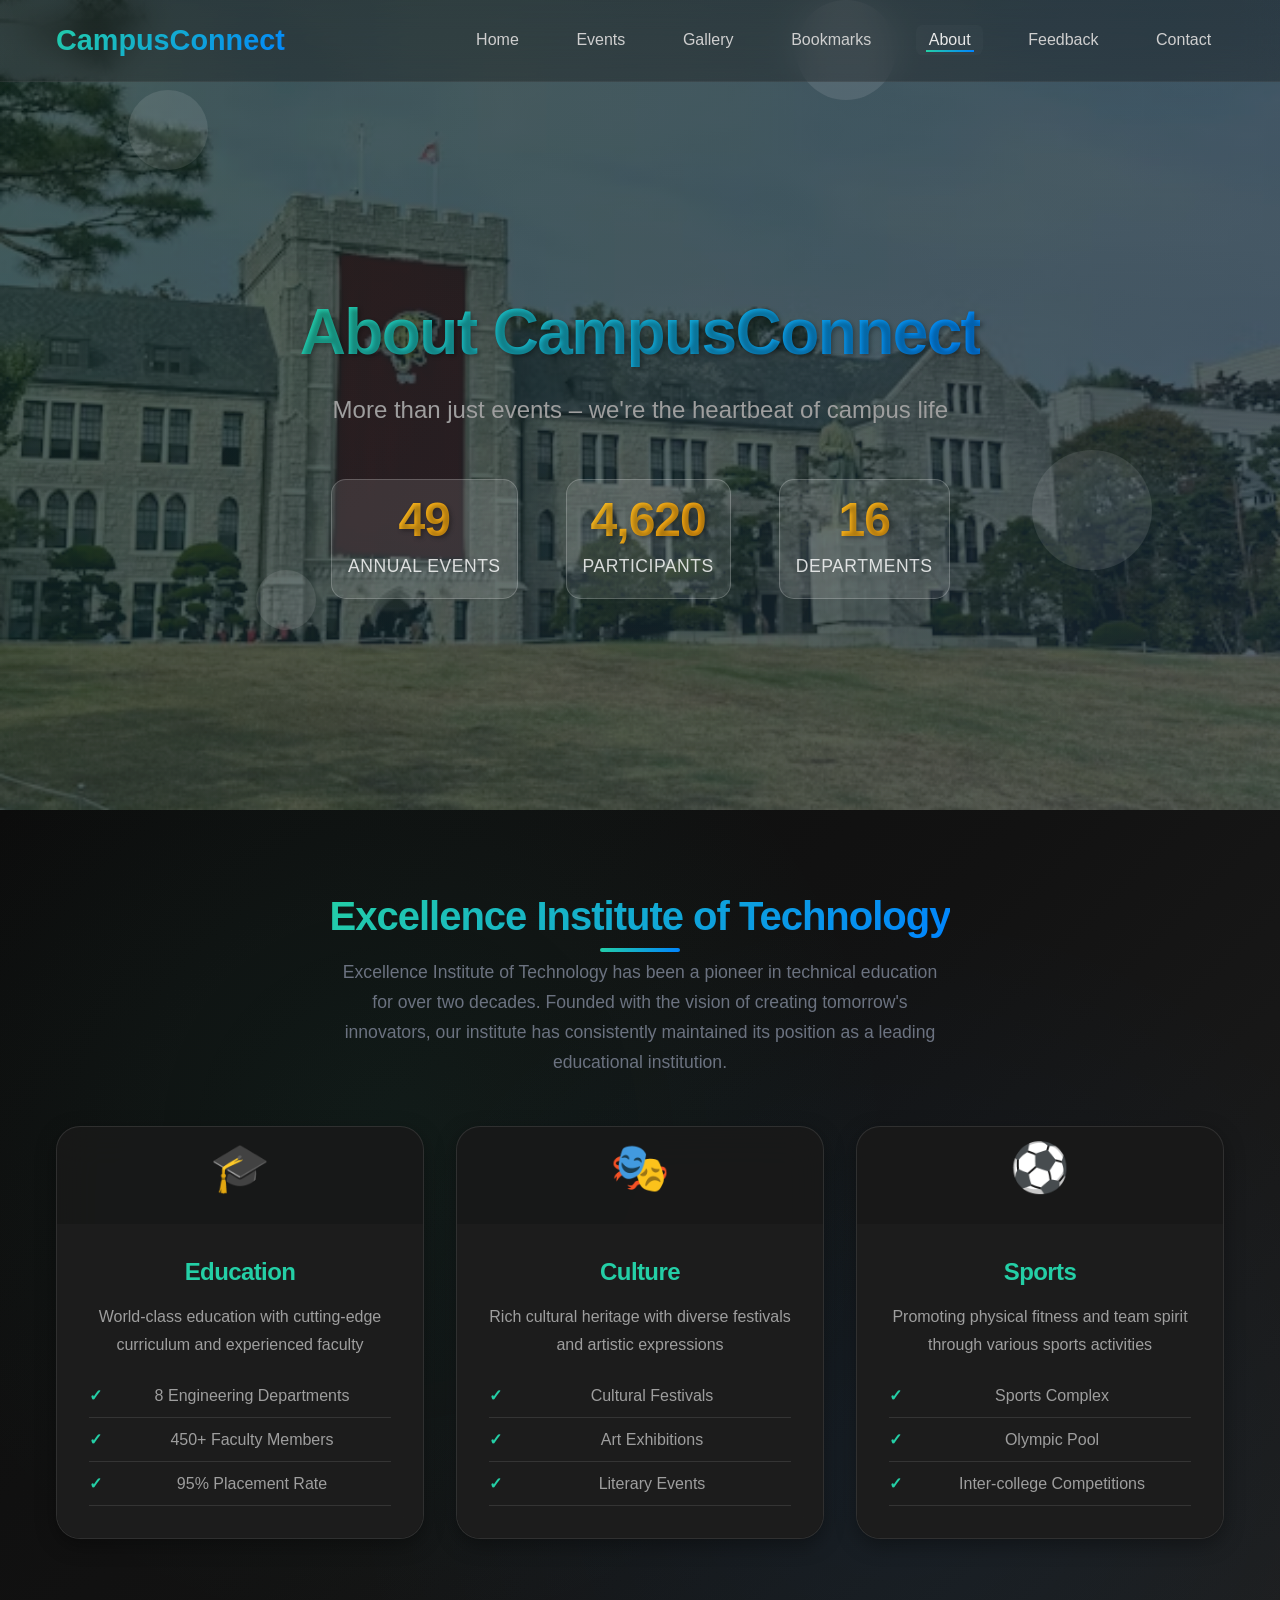
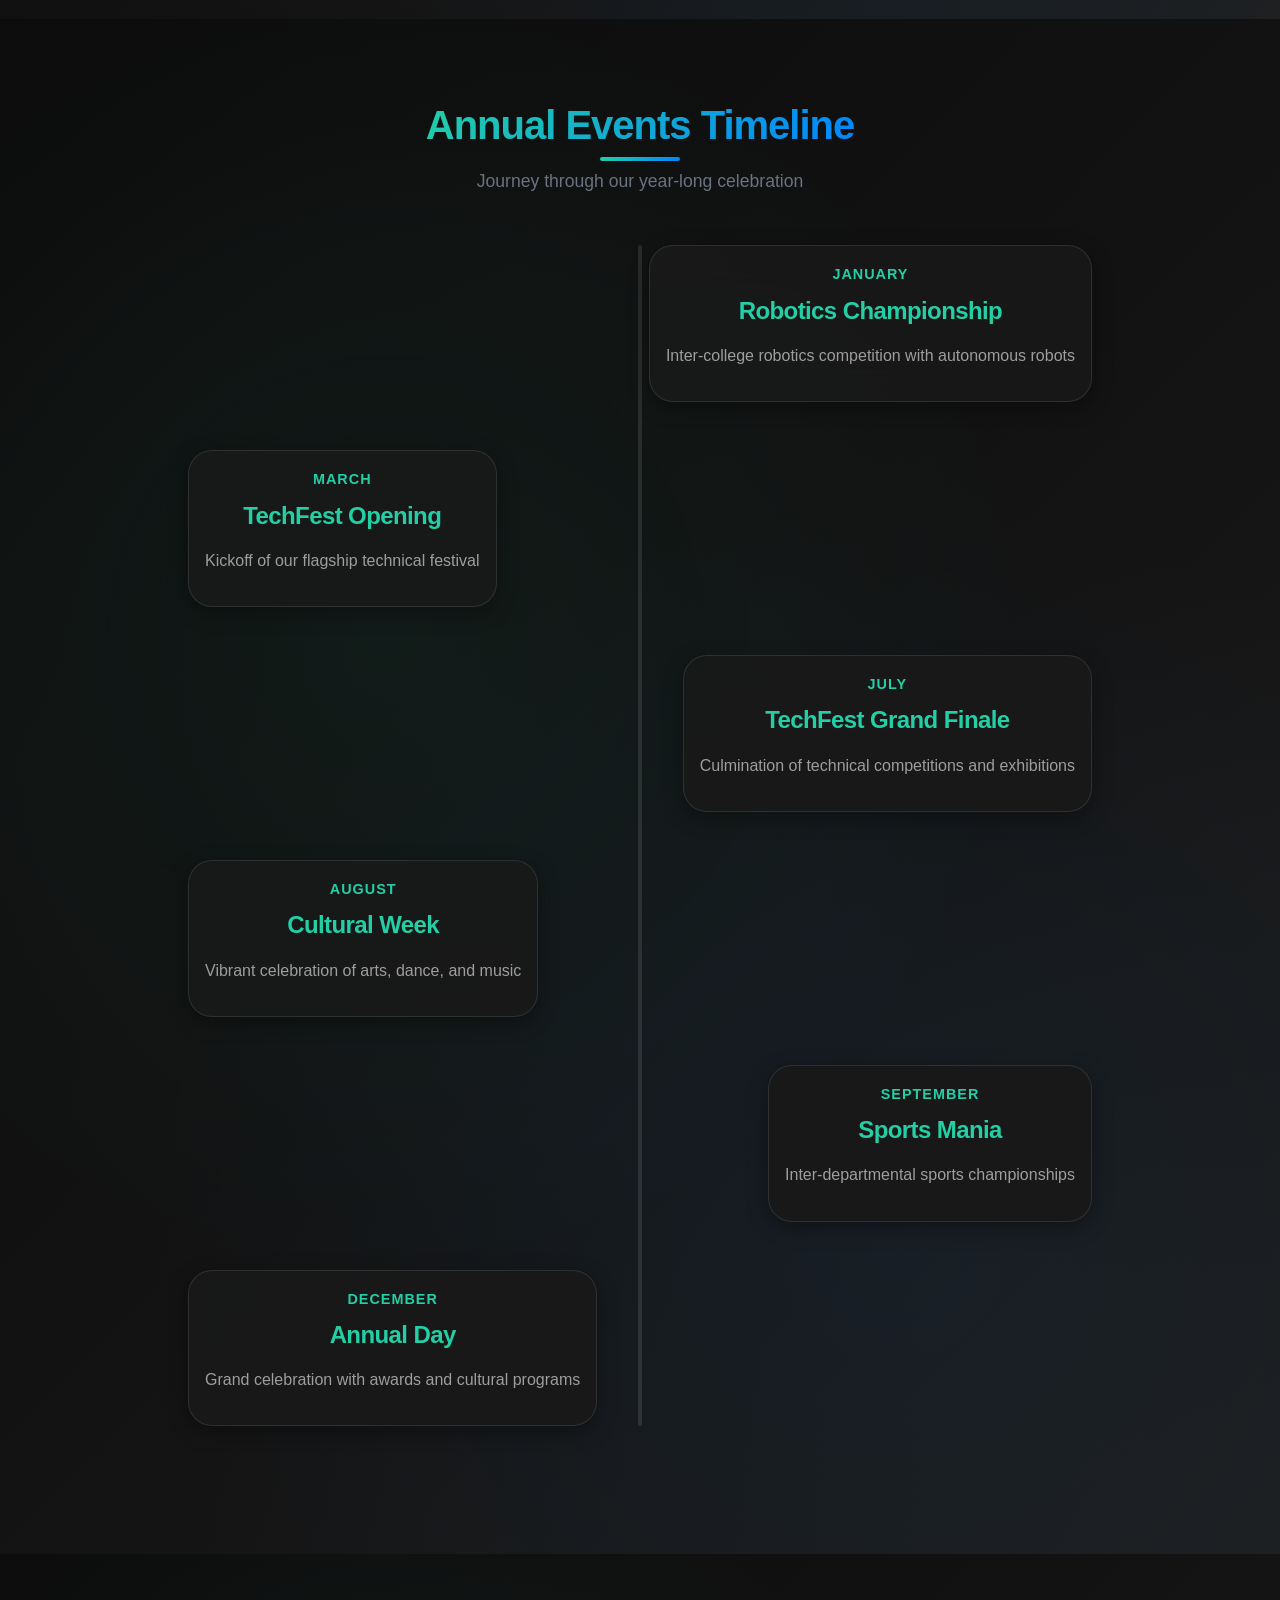
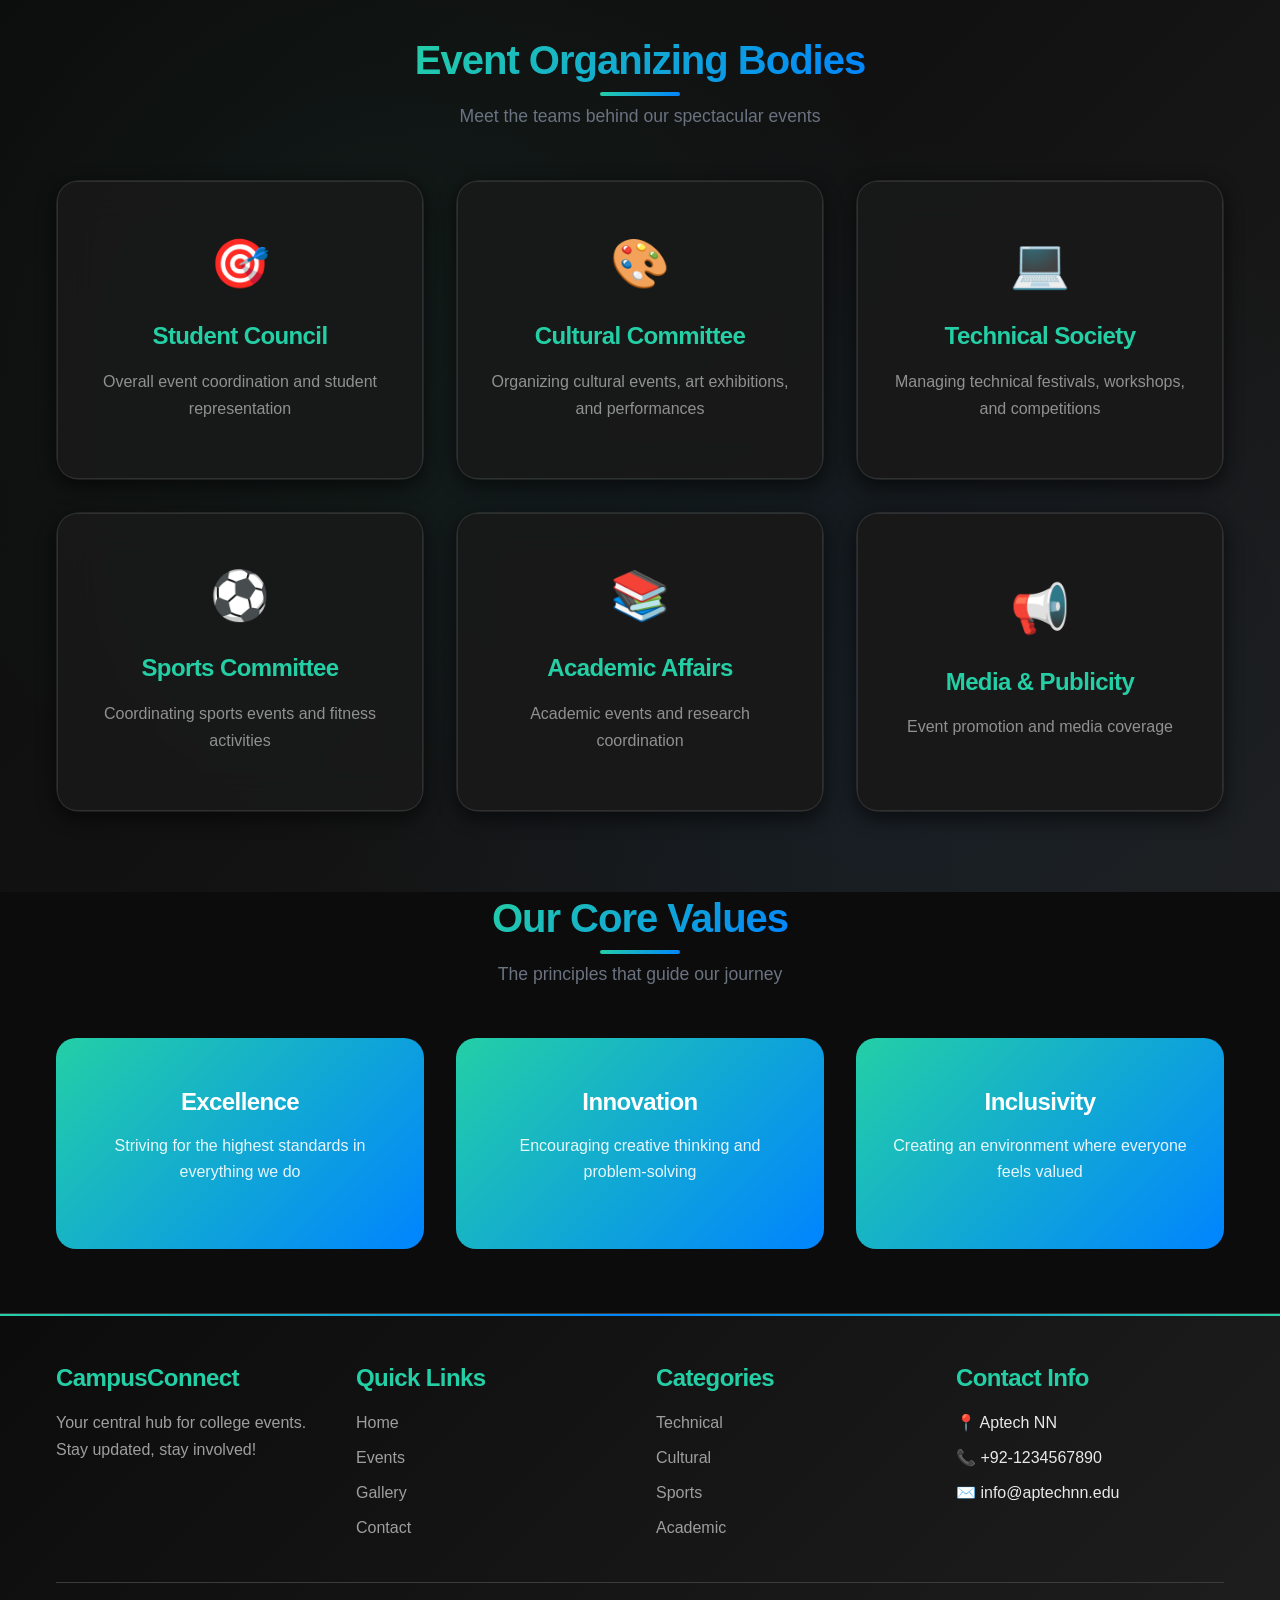
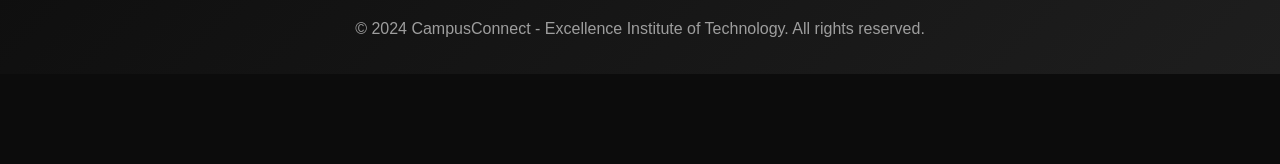
<file: about.html>
<!doctype html>
<html lang="en">
<head>
  <meta charset="utf-8">
  <meta name="viewport" content="width=device-width, initial-scale=1">
  <title>About – CampusConnect</title>
  <meta name="description" content="About the college, traditions, and organizing bodies.">
  <link rel="preconnect" href="https://fonts.googleapis.com">
  <link rel="preconnect" href="https://fonts.gstatic.com" crossorigin>
  <!-- <link href="https://fonts.googleapis.com/css2?family=Inter:wght@300;400;500;600;700;800&display=swap" rel="stylesheet"> -->
  <link rel="stylesheet" href="css/styles.css">
  <link rel="icon" href="images/favicon.ico">
</head>
<body data-page="about">
  <header id="site-header" class="site-header"></header>
  <main id="content" tabindex="-1"></main>
  <footer id="site-footer" class="site-footer"></footer>

  <script src="js/utils.js"></script>
  <script src="js/app.js"></script>
</body>
</html>
</file>
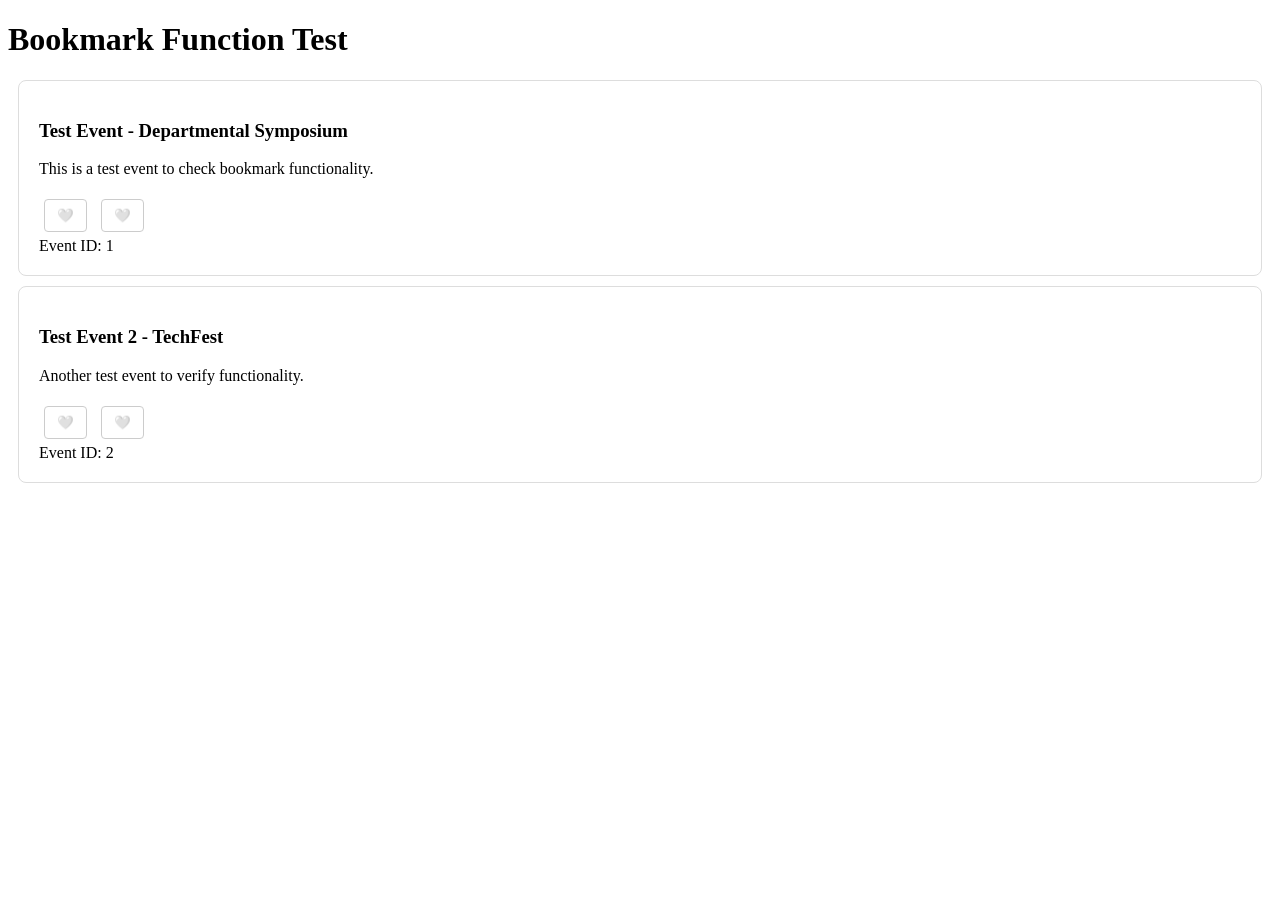
<file: bookmark-test.html>
<!DOCTYPE html>
<html lang="en">
<head>
    <meta charset="UTF-8">
    <meta name="viewport" content="width=device-width, initial-scale=1.0">
    <title>Bookmark Test</title>
    <style>
        .bookmark-btn {
            background: none;
            border: 1px solid #ccc;
            padding: 8px 12px;
            cursor: pointer;
            margin: 5px;
            border-radius: 4px;
        }
        .bookmark-btn.bookmarked {
            background-color: #ffe6e6;
            border-color: #ff6b6b;
        }
        .enhanced-event-card {
            border: 1px solid #ddd;
            padding: 20px;
            margin: 10px;
            border-radius: 8px;
        }
    </style>
</head>
<body>
    <h1>Bookmark Function Test</h1>
    
    <!-- Test event card with two bookmark buttons -->
    <div class="enhanced-event-card">
        <h3>Test Event - Departmental Symposium</h3>
        <p>This is a test event to check bookmark functionality.</p>
        
        <!-- Header bookmark button -->
        <button class="bookmark-btn" onclick="toggleEventBookmark(1)" title="Add bookmark">
            <span class="bookmark-icon">🤍</span>
        </button>
        
        <!-- Action bookmark button -->
        <button class="bookmark-btn" onclick="toggleEventBookmark(1)" title="Bookmark event">
            🤍
        </button>
        
        <div>Event ID: 1</div>
    </div>
    
    <!-- Second test card -->
    <div class="enhanced-event-card">
        <h3>Test Event 2 - TechFest</h3>
        <p>Another test event to verify functionality.</p>
        
        <!-- Header bookmark button -->
        <button class="bookmark-btn" onclick="toggleEventBookmark(2)" title="Add bookmark">
            <span class="bookmark-icon">🤍</span>
        </button>
        
        <!-- Action bookmark button -->
        <button class="bookmark-btn" onclick="toggleEventBookmark(2)" title="Bookmark event">
            🤍
        </button>
        
        <div>Event ID: 2</div>
    </div>

    <script src="js/utils.js"></script>
    <script>
        // Test toast function
        function showToast(message) {
            console.log('TOAST:', message);
            alert(message); // Simple alert for testing
        }

        // Test bookmark function
        window.toggleEventBookmark = function(eventId) {
            console.log('toggleEventBookmark called with eventId:', eventId);
            
            try {
                const isBookmarked = BookmarkManager.toggleBookmark('events', eventId);
                console.log('Bookmark toggled, new state:', isBookmarked);
                
                // Update all bookmark buttons for this event
                const buttons = document.querySelectorAll(`[onclick*="toggleEventBookmark(${eventId})"]`);
                console.log('Found bookmark buttons:', buttons.length);
                
                buttons.forEach(btn => {
                    btn.classList.toggle('bookmarked', isBookmarked);
                    btn.title = isBookmarked ? 'Remove from bookmarks' : 'Add to bookmarks';
                    
                    // Update button text/icon based on the button type
                    const icon = btn.querySelector('.bookmark-icon');
                    if (icon) {
                        // This is a bookmark button with an icon span (header button)
                        icon.textContent = isBookmarked ? '❤️' : '🤍';
                        console.log('Updated header bookmark button');
                    } else if (btn.textContent.includes('Bookmarked') || btn.textContent.includes('Bookmark')) {
                        // This is a text bookmark button
                        btn.innerHTML = isBookmarked ? '❤️ Bookmarked' : '🤍 Bookmark';
                        console.log('Updated text bookmark button');
                    } else {
                        // This is an icon-only bookmark button (action button)
                        btn.innerHTML = isBookmarked ? '❤️' : '🤍';
                        console.log('Updated action bookmark button');
                    }
                });
                
                // Show toast notification
                showToast(isBookmarked ? 'Event bookmarked!' : 'Bookmark removed!');
                console.log('Bookmark function completed successfully');
            } catch (error) {
                console.error('Error in toggleEventBookmark:', error);
            }
        };
    </script>
</body>
</html>
</file>
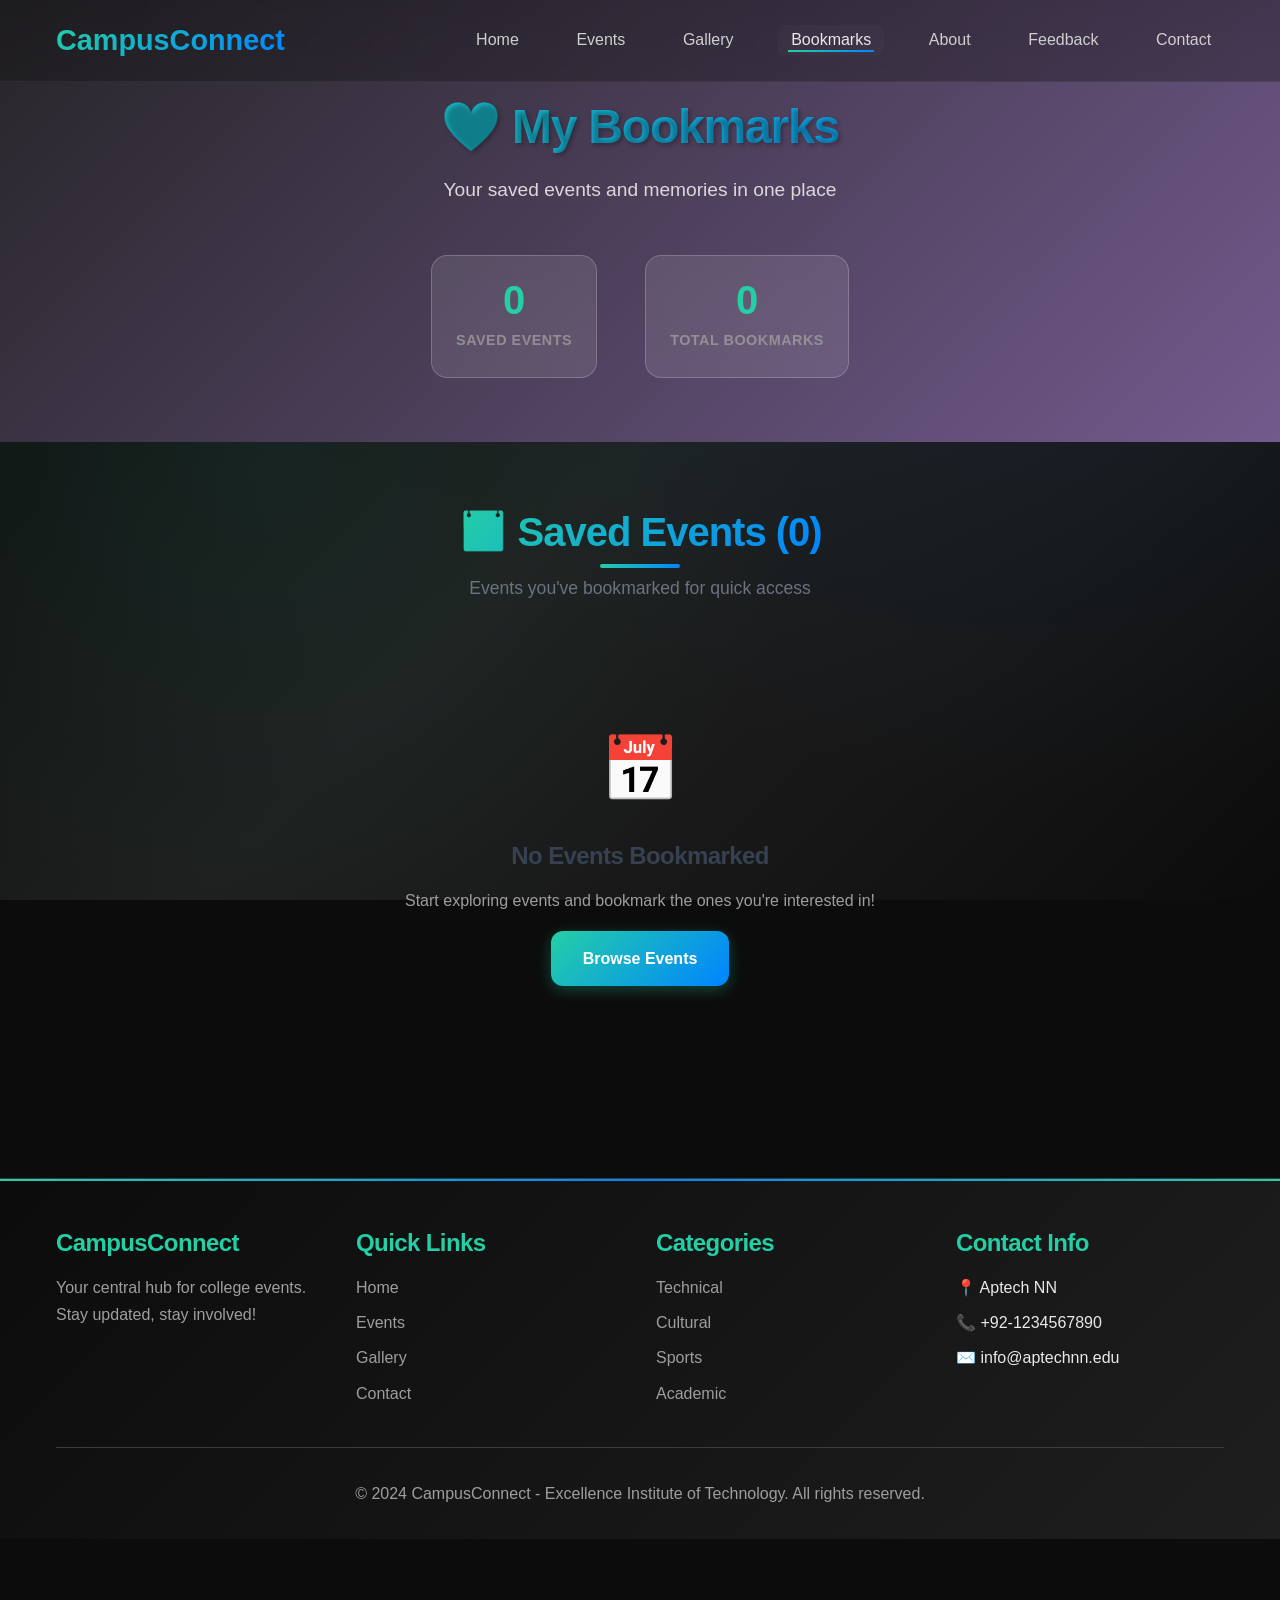
<file: bookmarks.html>
<!doctype html>
<html lang="en">
<head>
  <meta charset="utf-8">
  <meta name="viewport" content="width=device-width, initial-scale=1">
  <title>My Bookmarks – CampusConnect</title>
  <meta name="description" content="View all your bookmarked events and gallery items in one place">
  <link rel="preconnect" href="https://fonts.googleapis.com">
  <link rel="preconnect" href="https://fonts.gstatic.com" crossorigin>
  <!-- <link href="https://fonts.googleapis.com/css2?family=Inter:wght@300;400;500;600;700;800&display=swap" rel="stylesheet"> -->
  <link rel="stylesheet" href="css/styles.css">
  <link rel="icon" href="images/favicon.ico">
</head>
<body data-page="bookmarks">
  <header id="site-header" class="site-header"></header>

  <main id="content" tabindex="-1"></main>

  <footer id="site-footer" class="site-footer"></footer>

  <script src="js/utils.js"></script>
  <script src="js/app.js"></script>
</body>
</html>
</file>
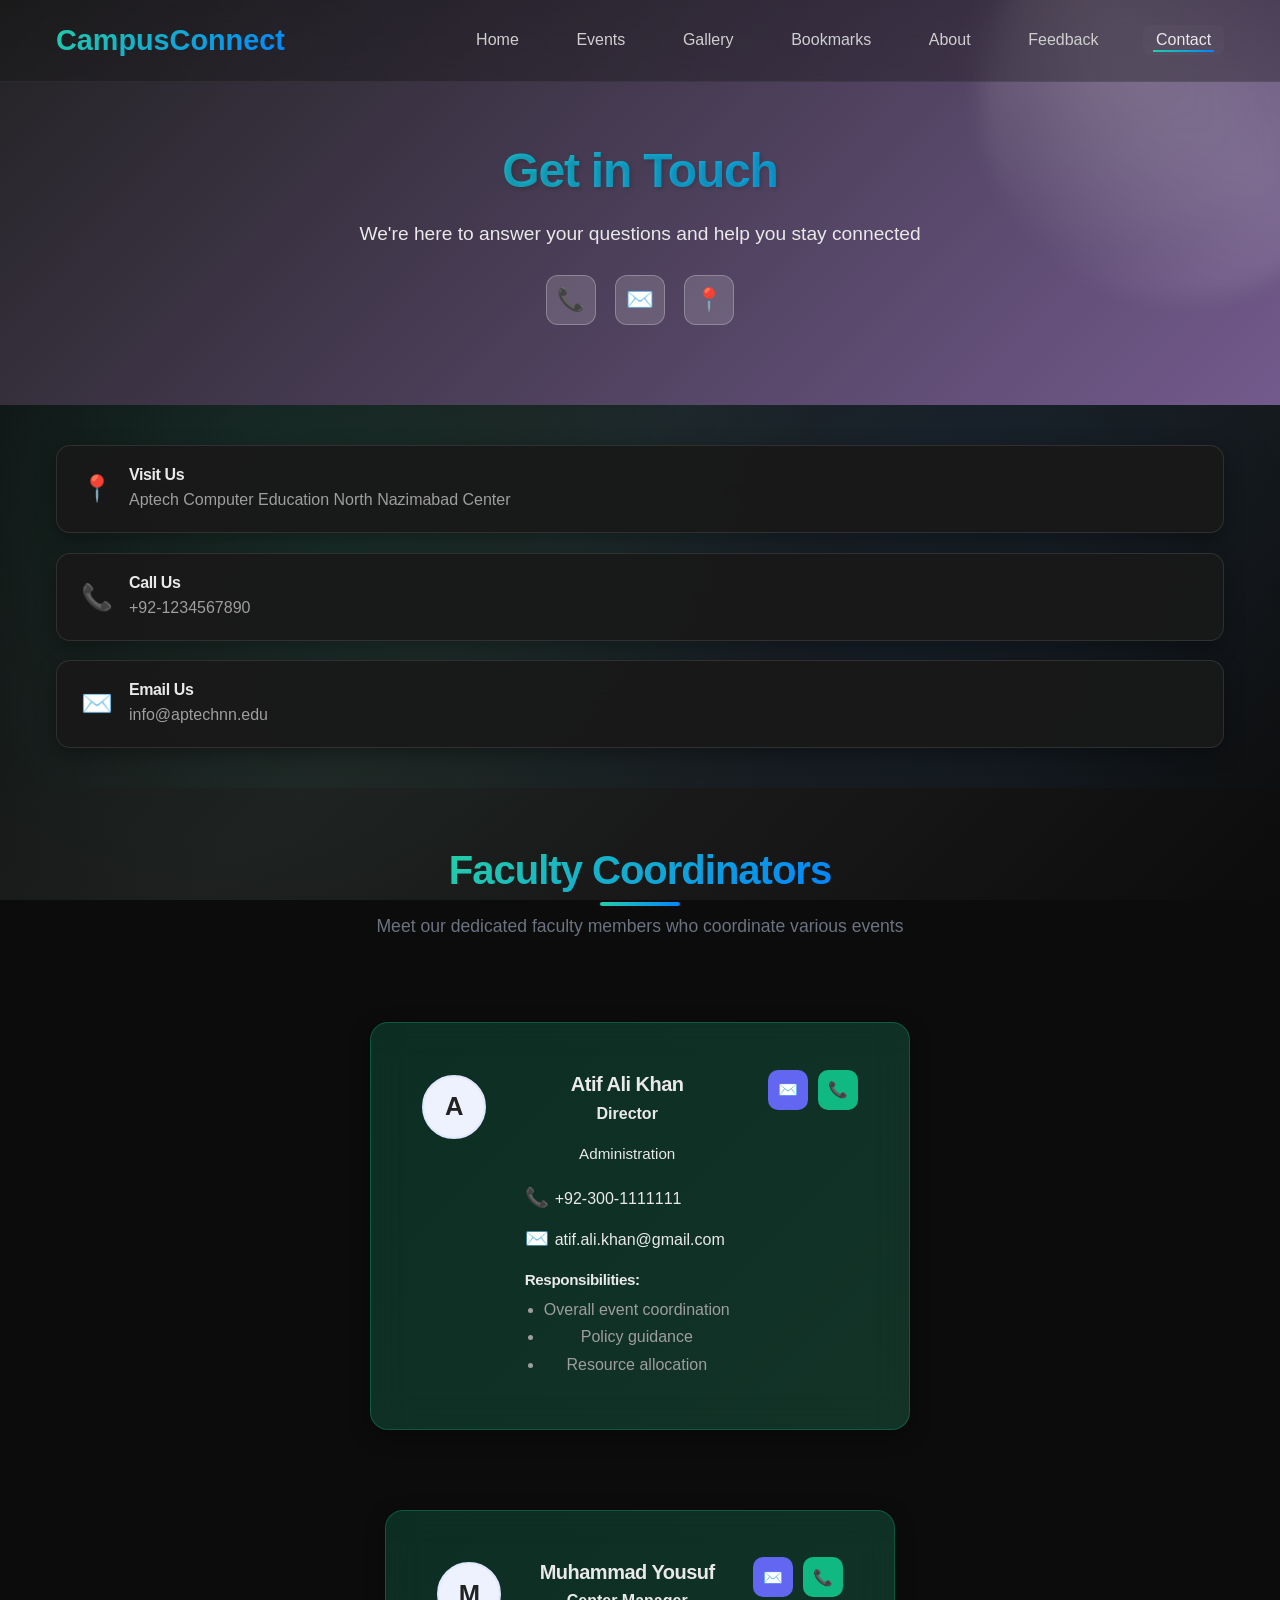
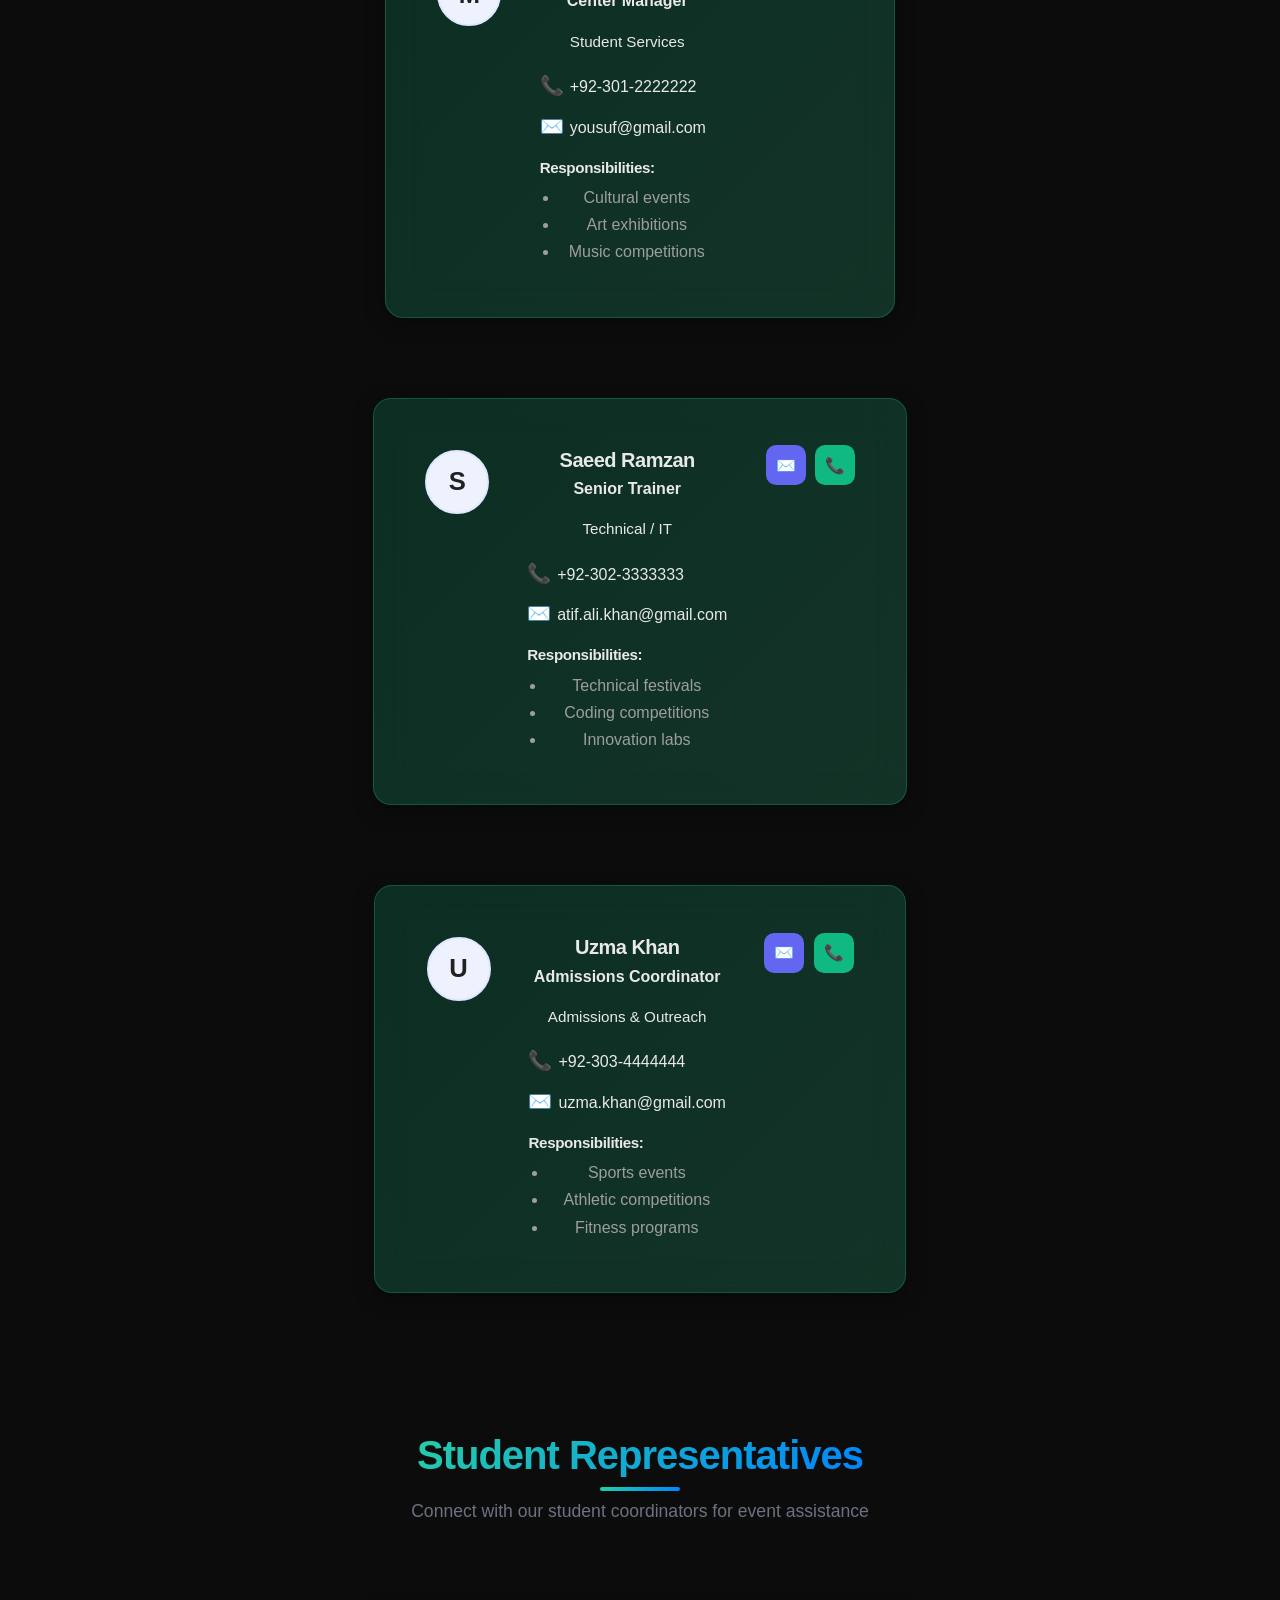
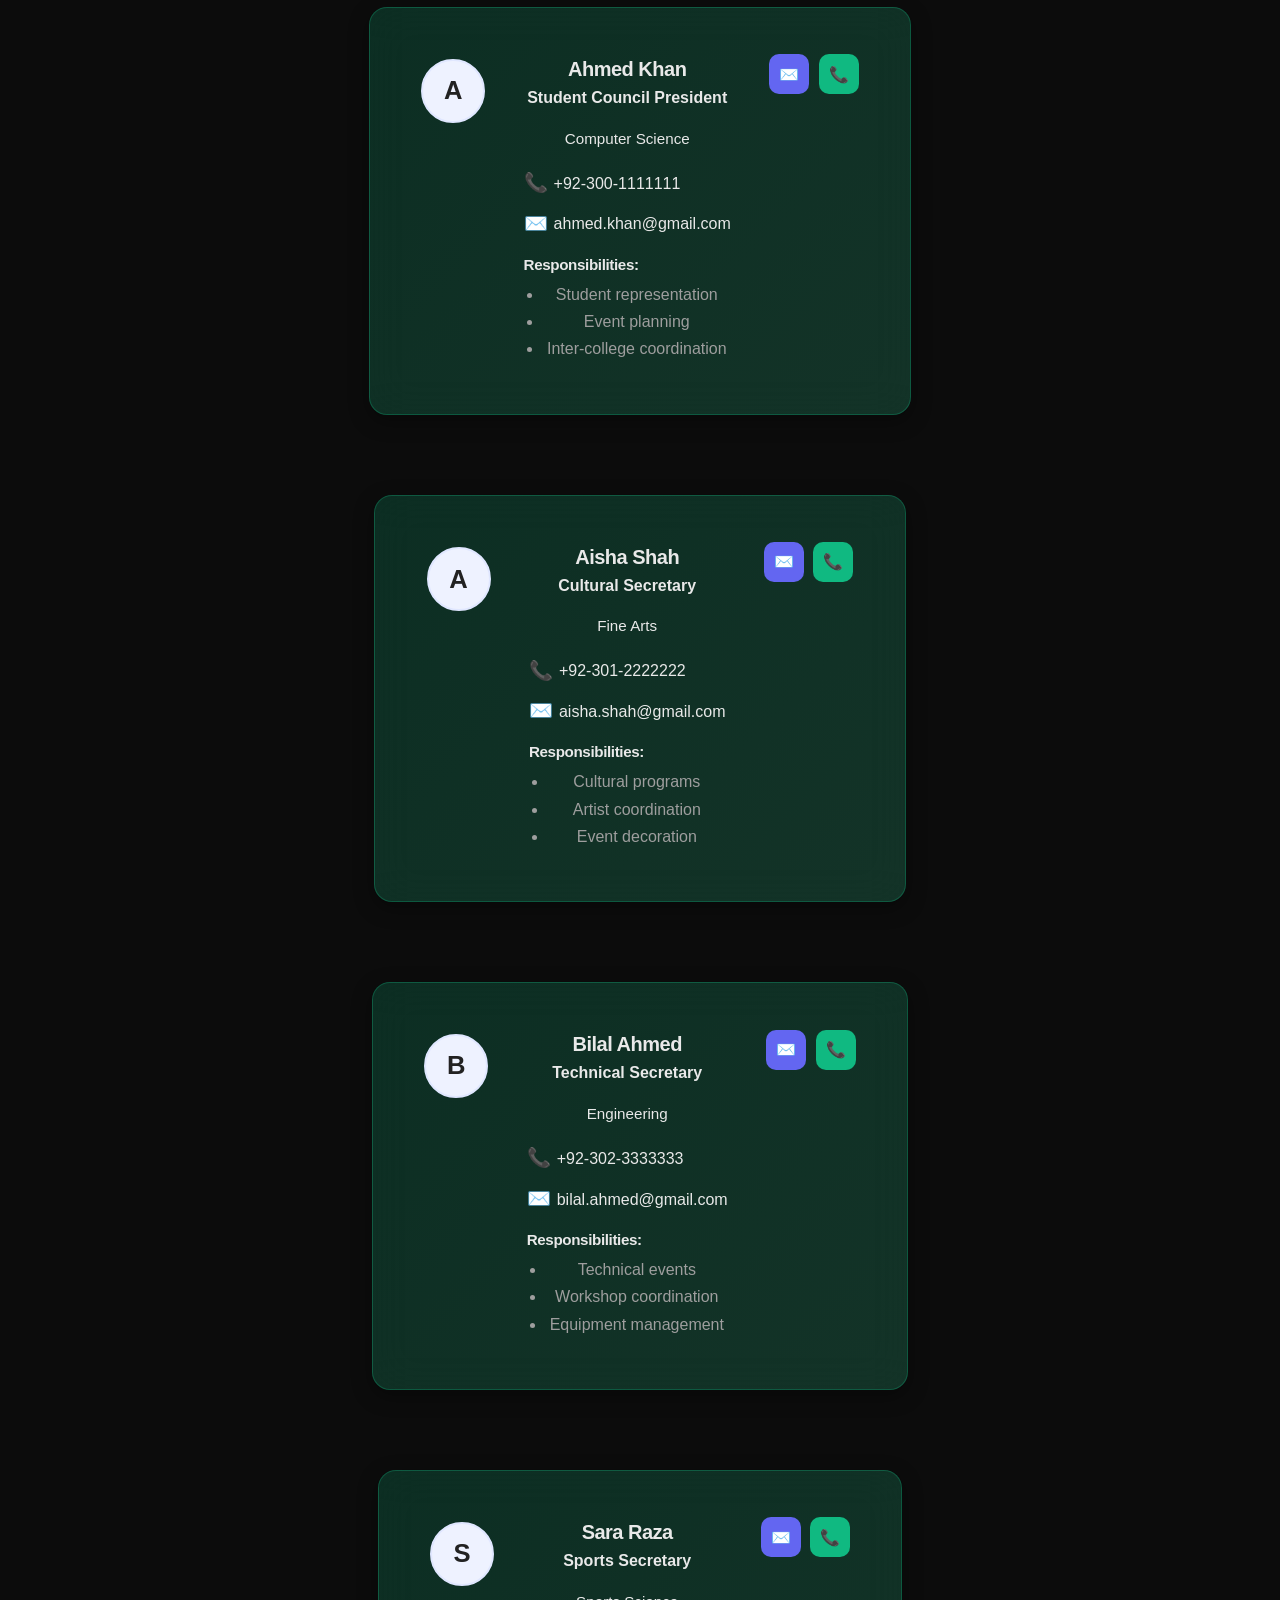
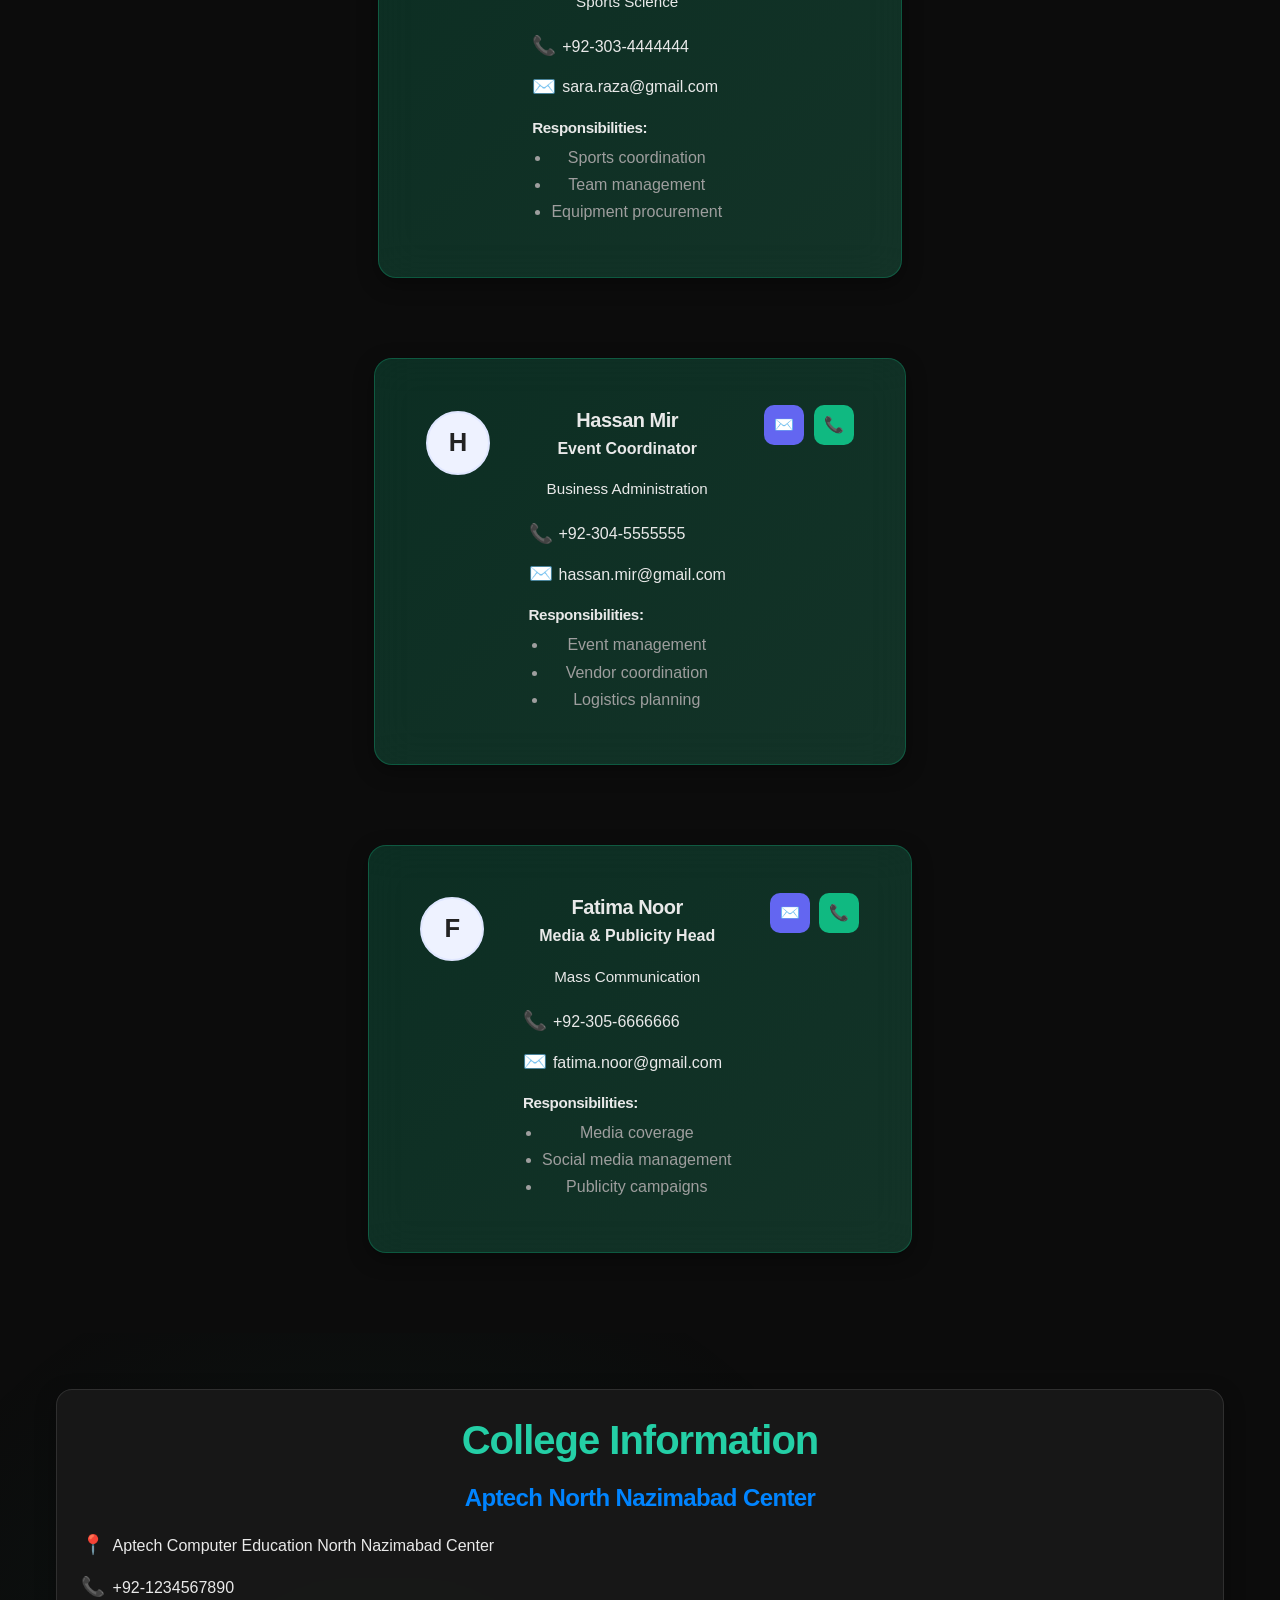
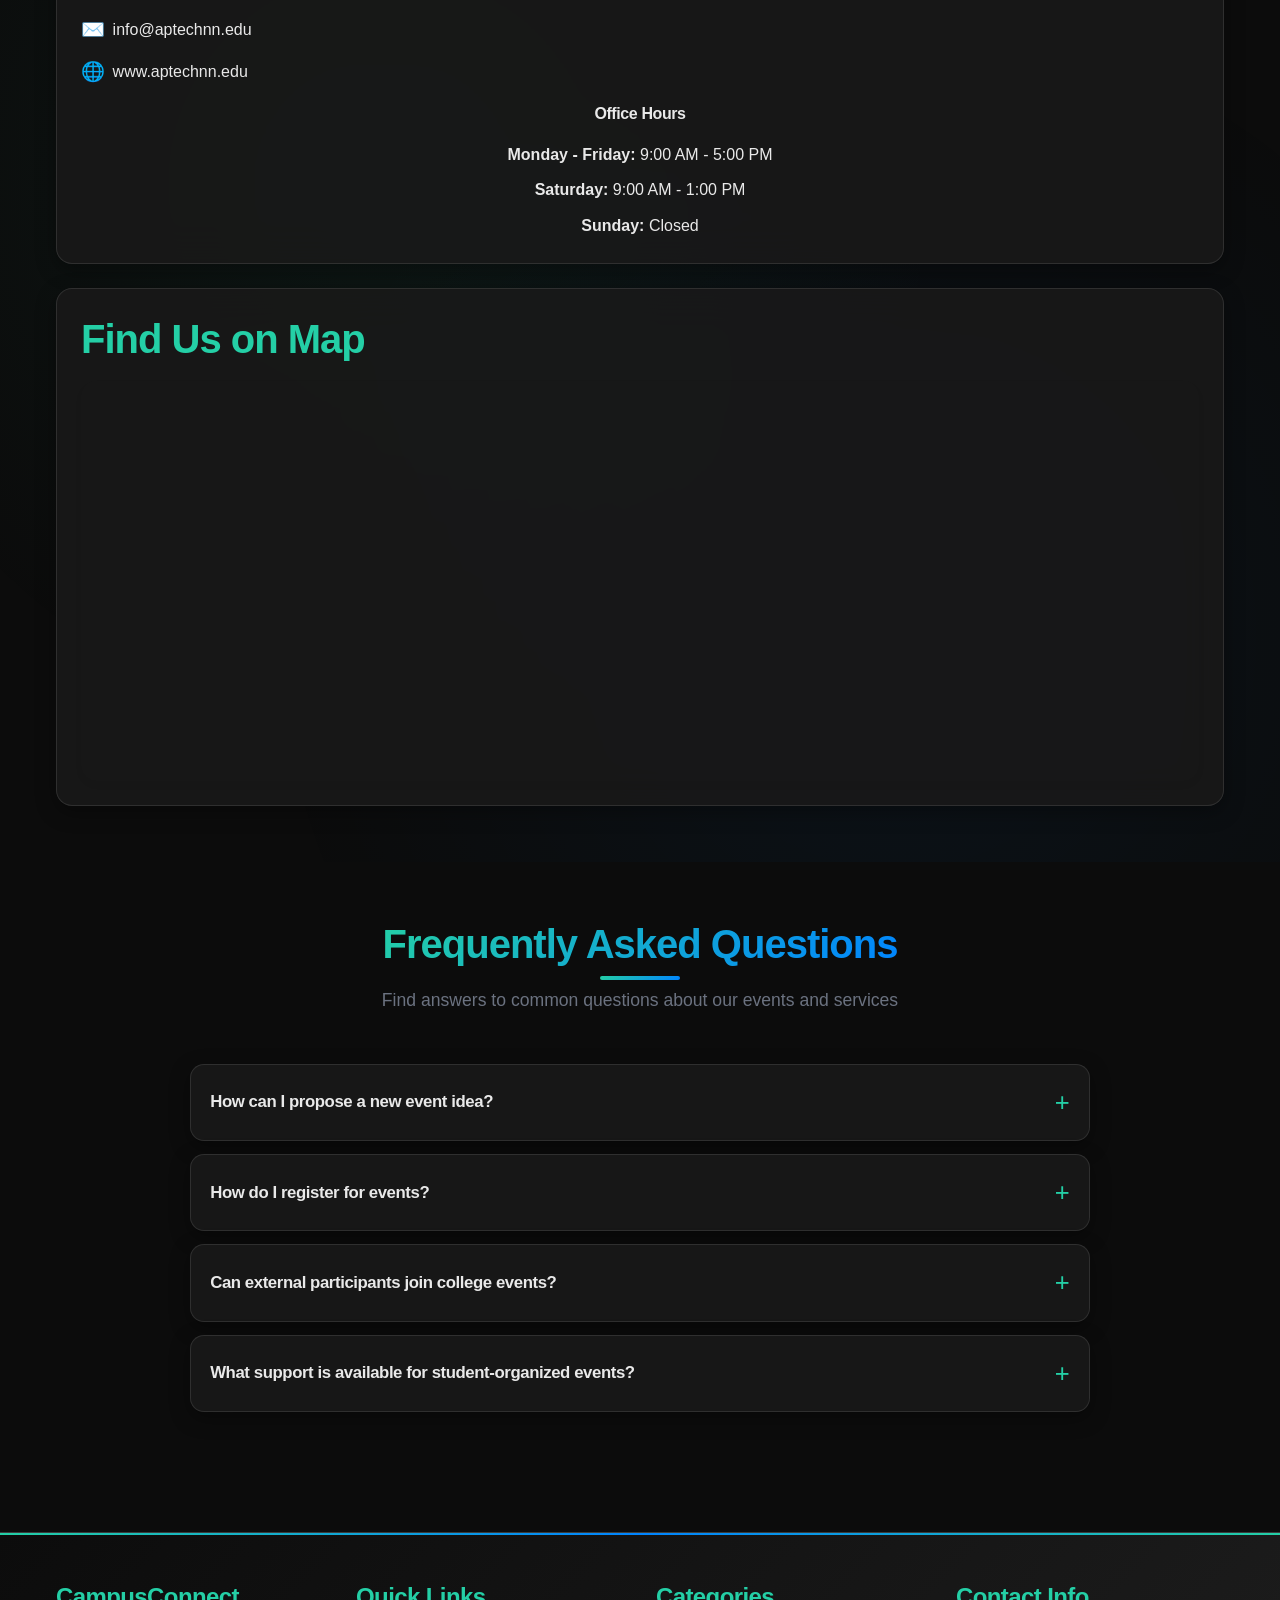
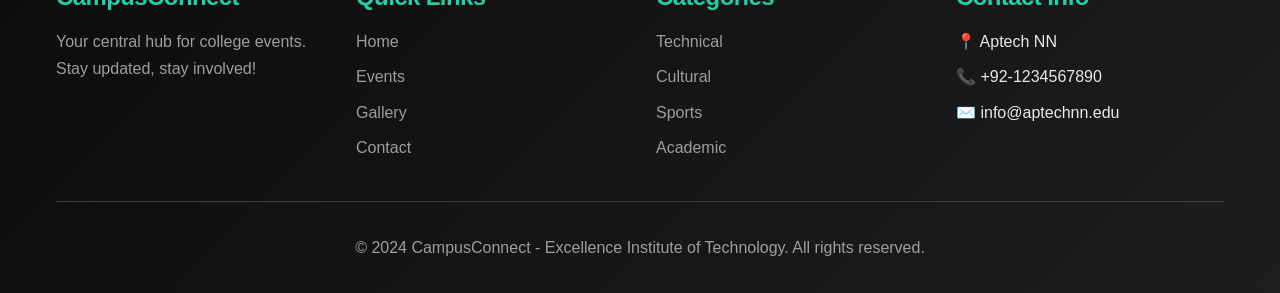
<file: contact.html>
<!doctype html>
<html lang="en">
<head>
  <meta charset="utf-8">
  <meta name="viewport" content="width=device-width, initial-scale=1">
  <title>Contact – CampusConnect</title>
  <meta name="description" content="Contact information for faculty and student coordinators.">
  <link rel="preconnect" href="https://fonts.googleapis.com">
  <link rel="preconnect" href="https://fonts.gstatic.com" crossorigin>
  <!-- <link href="https://fonts.googleapis.com/css2?family=Inter:wght@300;400;500;600;700;800&display=swap" rel="stylesheet"> -->
  <link rel="stylesheet" href="css/styles.css">
  <link rel="icon" href="images/favicon.ico">
</head>
<body data-page="contact">
  <header id="site-header" class="site-header"></header>
  <main id="content" tabindex="-1"></main>
  <footer id="site-footer" class="site-footer"></footer>

  <script src="js/utils.js"></script>
  <script src="js/app.js"></script>
</body>
</html>
</file>
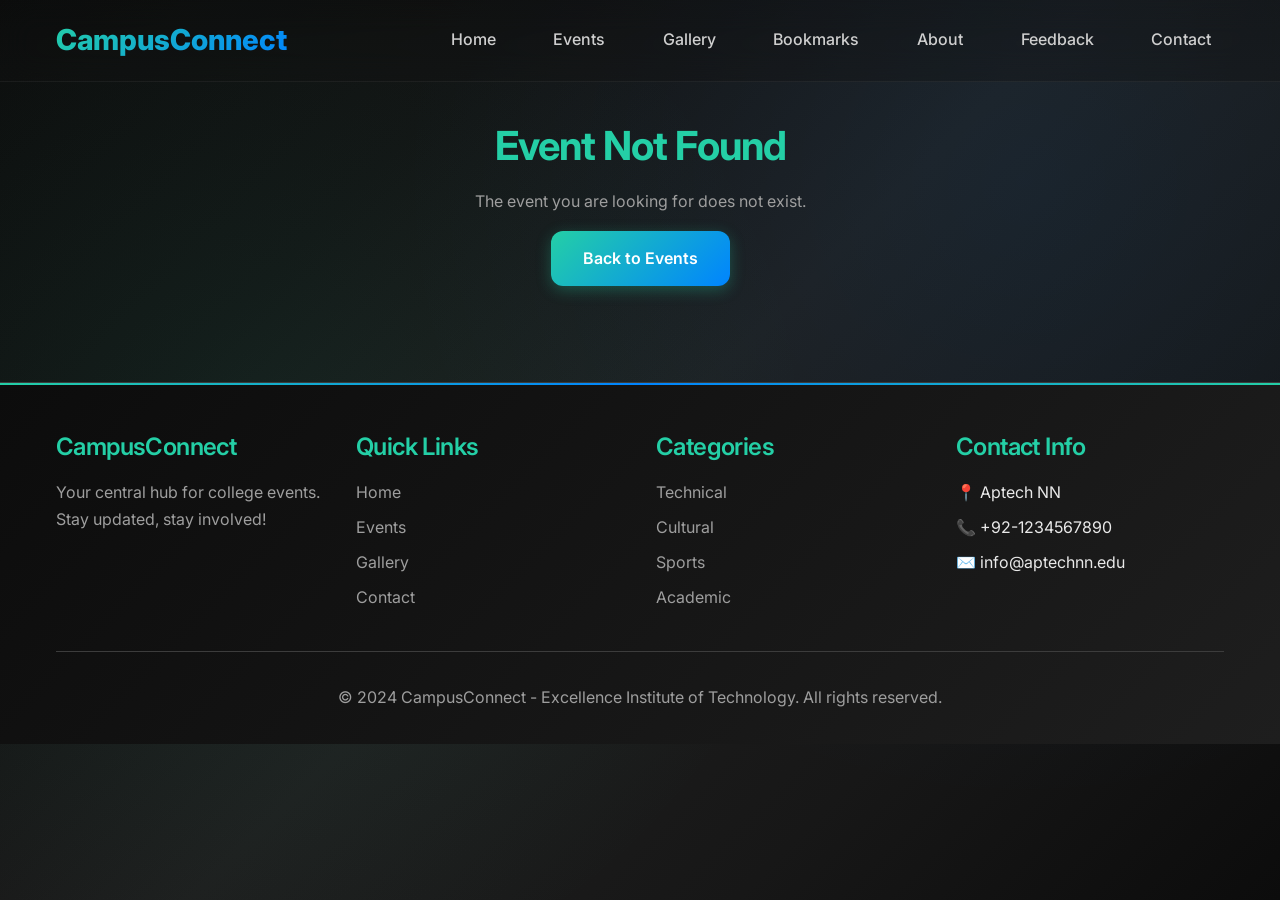
<file: event-detail.html>
<!doctype html>
<html lang="en">
<head>
  <meta charset="utf-8">
  <meta name="viewport" content="width=device-width, initial-scale=1">
  <title>Event Details – CampusConnect</title>
  <meta name="description" content="Detailed information about college events.">
  <link rel="preconnect" href="https://fonts.googleapis.com">
  <link rel="preconnect" href="https://fonts.gstatic.com" crossorigin>
  <link href="https://fonts.googleapis.com/css2?family=Inter:wght@300;400;500;600;700;800&display=swap" rel="stylesheet">
  <link rel="stylesheet" href="css/styles.css">
  <link rel="icon" href="images/favicon.ico">
</head>
<body data-page="event-detail">
  <header id="site-header" class="site-header"></header>
  <main id="content" tabindex="-1"></main>
  <footer id="site-footer" class="site-footer"></footer>

  <script src="js/utils.js"></script>
  <script src="js/app.js"></script>
</body>
</html>
</file>
<file: css/styles.css>
/* ========== CSS THEME VARIABLES - EventSphere ========== */
:root {
  /* Color palette - extracted from Home page */
  --bg-main: #0c0c0c;
  --bg-section: #1e1e1e;
  --bg-alt: #121212;
  --card-bg: #171717;
  --card-bg-alt: rgba(25, 25, 25, 0.95);
  --card-bg-secondary: rgba(30, 30, 30, 0.8);

  /* Text colors */
  --text-primary: #e9e9e9;
  --text-secondary: #9E9E9E;
  --text-muted: #6b7280;

  /* Accent colors */
  --accent: #24cfa6;
  --accent-secondary: #0084FF;
  --accent-cta: #FAC760;
  --accent-success: #10b981;
  --accent-warning: #f59e0b;
  --accent-error: #ef4444;

  /* Interactive colors */
  --link-color: #0084FF;
  --border-color: rgba(255, 255, 255, 0.1);
  --border-color-hover: rgba(36, 207, 166, 0.3);

  /* Layout */
  --radius: 12px;
  --radius-large: 1.5rem;
  --radius-small: 0.5rem;
  --shadow: 0 6px 20px rgba(0, 0, 0, 0.35);
  --shadow-hover: 0 12px 30px rgba(0, 0, 0, 0.45);
  --shadow-large: 0 25px 60px rgba(0, 0, 0, 0.6);

  /* Animation */
  --transition: 200ms ease;
  --transition-long: 400ms cubic-bezier(0.4, 0, 0.2, 1);

  /* Typography */
  --font-family: 'Inter', -apple-system, BlinkMacSystemFont, 'Segoe UI', Roboto, sans-serif;
  --font-size-small: 0.875rem;
  --font-size-base: 1rem;
  --font-size-large: 1.25rem;
  --font-size-xl: 1.5rem;
  --font-size-2xl: 2rem;
  --font-size-3xl: 2.5rem;
  --font-size-4xl: 3rem;
}

/* ========== CRITICAL TESTIMONIALS BACKGROUND FIX - HIGHEST PRIORITY ========== */
body {
  overflow-x: hidden;
}

body section.testimonials-section,
html body section.testimonials-section,
body .testimonials-section,
html body .testimonials-section {
  background: linear-gradient(135deg, #0c0c0c 0%, #121212 50%, #1e1e1e 100%) !important;
  background-color: #0c0c0c !important;
  background-image:
    radial-gradient(circle at 20% 50%, rgba(36, 207, 166, 0.08) 0%, transparent 50%),
    radial-gradient(circle at 80% 20%, rgba(0, 132, 255, 0.08) 0%, transparent 50%),
    linear-gradient(135deg, #0c0c0c 0%, #121212 50%, #1e1e1e 100%) !important;
}

/* Force all testimonials children to have transparent backgrounds except cards */
.testimonials-section *:not(.testimonial-card) {
  background: transparent !important;
  background-color: transparent !important;
}

/* CRITICAL: Force testimonial cards to dark theme - Sheryians Style */
body .testimonial-card,
html body .testimonial-card,
.testimonials-section .testimonial-card {
  /* Dark gradient background like Sheryians cards */
  background: linear-gradient(135deg, rgba(25, 25, 25, 0.98) 0%, rgba(35, 35, 35, 0.95) 100%) !important;
  background-color: rgba(25, 25, 25, 0.95) !important;

  /* Enhanced border with subtle gradient */
  border: 1px solid transparent !important;
  background-clip: padding-box !important;
  position: relative !important;

  /* Improved shadows for depth */
  box-shadow:
    0 10px 40px rgba(0, 0, 0, 0.4),
    0 2px 10px rgba(36, 207, 166, 0.1),
    inset 0 1px 0 rgba(255, 255, 255, 0.05) !important;

  /* Glass morphism effect */
  backdrop-filter: blur(20px) !important;
  -webkit-backdrop-filter: blur(20px) !important;

  /* Smooth transitions */
  transition: all 0.4s cubic-bezier(0.4, 0, 0.2, 1) !important;
}

/* Add subtle border gradient */
.testimonials-section .testimonial-card::after {
  content: '';
  position: absolute;
  top: 0;
  left: 0;
  right: 0;
  bottom: 0;
  border-radius: 1.5rem;
  padding: 1px;
  background: linear-gradient(135deg, rgba(36, 207, 166, 0.3), rgba(0, 132, 255, 0.3));
  mask: linear-gradient(#fff 0 0) content-box, linear-gradient(#fff 0 0);
  mask-composite: exclude;
  -webkit-mask-composite: xor;
  pointer-events: none;
}

/* Enhanced hover effect */
.testimonials-section .testimonial-card:hover {
  transform: translateY(-8px) scale(1.02) !important;
  box-shadow:
    0 25px 60px rgba(0, 0, 0, 0.6),
    0 5px 20px rgba(36, 207, 166, 0.2),
    inset 0 1px 0 rgba(255, 255, 255, 0.1) !important;
}

/* CRITICAL: Fix testimonials section header visibility */
.testimonials-section .section-header h2 {
  /* Fallback color for browsers that don't support gradient text */
  color: #24cfa6 !important;
  background: linear-gradient(135deg, #24cfa6 0%, #0084FF 100%) !important;
  -webkit-background-clip: text !important;
  -webkit-text-fill-color: transparent !important;
  background-clip: text !important;
  font-weight: 800 !important;
  text-shadow: 0 0 20px rgba(36, 207, 166, 0.5) !important;
  filter: drop-shadow(0 0 10px rgba(36, 207, 166, 0.3)) !important;
  font-size: 2.8rem !important;
  margin-bottom: 1rem !important;
}

.testimonials-section .section-header p {
  color: #9E9E9E !important;
  opacity: 1 !important;
}

/* ========== END CRITICAL FIX ========== */

/* ========== FEATURES SECTION ENHANCEMENT - Sheryians Style ========== */
/* Enhanced feature cards for "Why Choose EventSphere?" section */
.section.bg-light .card {
  /* Beautiful dark gradient background */
  background: linear-gradient(135deg, rgba(25, 25, 25, 0.95) 0%, rgba(35, 35, 35, 0.9) 100%) !important;
  border: 1px solid rgba(255, 255, 255, 0.1) !important;
  border-radius: 1.5rem !important;
  overflow: hidden !important;
  position: relative !important;
  /* Enhanced shadows with multiple layers */
  box-shadow:
    0 10px 40px rgba(0, 0, 0, 0.4),
    0 2px 15px rgba(36, 207, 166, 0.1),
    inset 0 1px 0 rgba(255, 255, 255, 0.05) !important;
  backdrop-filter: blur(20px) !important;
  -webkit-backdrop-filter: blur(20px) !important;
  transition: all 0.4s cubic-bezier(0.4, 0, 0.2, 1) !important;
}

/* Gradient border effect for feature cards */
.section.bg-light .card::before {
  content: '';
  position: absolute;
  top: 0;
  left: 0;
  right: 0;
  height: 3px;
  background: linear-gradient(135deg, #24cfa6, #0084FF, #24cfa6);
  border-radius: 1.5rem 1.5rem 0 0;
  opacity: 0;
  transition: opacity 0.3s ease;
}

/* Enhanced hover effects for feature cards */
.section.bg-light .card:hover {
  transform: translateY(-12px) scale(1.03) !important;
  box-shadow:
    0 25px 60px rgba(0, 0, 0, 0.6),
    0 5px 25px rgba(36, 207, 166, 0.3),
    inset 0 1px 0 rgba(255, 255, 255, 0.1) !important;
  border-color: rgba(36, 207, 166, 0.4) !important;
}

.section.bg-light .card:hover::before {
  opacity: 1;
}

/* Feature card content styling */
.section.bg-light .card-content {
  padding: 2.5rem 2rem !important;
  background: transparent !important;
  position: relative;
  z-index: 2;
}

/* Feature card headings */
.section.bg-light .card h3 {
  color: #24cfa6 !important;
  font-size: 1.5rem !important;
  font-weight: 700 !important;
  margin-bottom: 1rem !important;
  text-shadow: 0 0 20px rgba(36, 207, 166, 0.3) !important;
}

/* Feature card paragraphs */
.section.bg-light .card p {
  color: #9E9E9E !important;
  font-size: 1rem !important;
  line-height: 1.6 !important;
  opacity: 0.9 !important;
}

/* Animated emoji icons */
.section.bg-light .card-content>div[style*="font-size: 3rem"] {
  font-size: 4rem !important;
  margin-bottom: 1.5rem !important;
  filter: drop-shadow(0 0 20px rgba(36, 207, 166, 0.3));
  transition: all 0.3s ease !important;
}

.section.bg-light .card:hover .card-content>div[style*="font-size: 3rem"] {
  transform: scale(1.1) !important;
  filter: drop-shadow(0 0 30px rgba(36, 207, 166, 0.5));
}

/* ========== END FEATURES ENHANCEMENT ========== */

/* ========== NO EVENTS FALLBACK ENHANCEMENT ========== */
/* Beautiful styling for when no upcoming events */
.countdown-section .no-events-container {
  max-width: 600px;
  margin: 0 auto;
  padding: 3rem 2rem;
  background: linear-gradient(135deg, rgba(25, 25, 25, 0.9) 0%, rgba(35, 35, 35, 0.8) 100%);
  border-radius: 2rem;
  border: 1px solid rgba(255, 255, 255, 0.1);
  backdrop-filter: blur(20px);
  -webkit-backdrop-filter: blur(20px);
  box-shadow:
    0 10px 40px rgba(0, 0, 0, 0.4),
    0 2px 15px rgba(36, 207, 166, 0.1),
    inset 0 1px 0 rgba(255, 255, 255, 0.05);
  position: relative;
  overflow: hidden;
}

.countdown-section .no-events-container::before {
  content: '';
  position: absolute;
  top: 0;
  left: 0;
  right: 0;
  height: 3px;
  background: linear-gradient(135deg, #24cfa6, #0084FF, #24cfa6);
  border-radius: 2rem 2rem 0 0;
}

.countdown-section .no-events-icon {
  font-size: 5rem;
  margin-bottom: 1.5rem;
  opacity: 0.7;
  /* animation: float 3s ease-in-out infinite; */
  filter: drop-shadow(0 0 20px rgba(36, 207, 166, 0.3));
}

.countdown-section .no-events-title {
  font-size: 2rem;
  color: #e9e9e9;
  margin-bottom: 1rem;
  font-weight: 700;
}

.countdown-section .no-events-message {
  font-size: 1.2rem;
  color: #9E9E9E;
  line-height: 1.6;
  margin-bottom: 2rem;
}

.countdown-section .no-events-cta {
  background: linear-gradient(135deg, #24cfa6 0%, #0084FF 100%);
  color: white;
  padding: 1rem 2rem;
  border-radius: 1rem;
  text-decoration: none;
  font-weight: 600;
  transition: all 0.3s ease;
  display: inline-block;
  box-shadow: 0 4px 15px rgba(36, 207, 166, 0.3);
}

.countdown-section .no-events-cta:hover {
  transform: translateY(-2px);
  box-shadow: 0 8px 25px rgba(36, 207, 166, 0.4);
  background: linear-gradient(135deg, #2de0b4 0%, #1a94ff 100%);
}

/* ========== END NO EVENTS FALLBACK ========== */

/* EventSphere Dark Theme - Sheryians Inspired */
/* Modern dark gradient background with caribbean green and blue accents */

/* Subtle glow effects for modern appeal */
.glow-accent {
  filter: drop-shadow(0 0 10px rgba(36, 207, 166, 0.3));
}

.glow-blue {
  filter: drop-shadow(0 0 10px rgba(0, 132, 255, 0.3));
}

/* Ensure text legibility on dark backgrounds */
.text-primary {
  color: #e9e9e9 !important;
}

.text-secondary {
  color: #9E9E9E !important;
}

/* Accent colors for buttons and headings */
.accent-green {
  color: #24cfa6;
}

.accent-blue {
  color: #0084FF;
}

/* Responsive background consistency */
@media (max-width: 768px) {
  body {
    background-attachment: scroll;
    background-size: cover;
  }
}

.about-hero-title {
  margin-top: 5rem;
}

/* Reset and Base Styles */
* {
  margin: 0;
  padding: 0;
  box-sizing: border-box;
}

html {
  scroll-behavior: smooth;
}

body {
  font-family: var(--font-family);
  line-height: 1.7;
  color: var(--text-primary);
  background: var(--bg-main);
  background-image:
    radial-gradient(circle at 20% 50%, rgba(36, 207, 166, 0.08) 0%, transparent 50%),
    radial-gradient(circle at 80% 20%, rgba(0, 132, 255, 0.08) 0%, transparent 50%),
    linear-gradient(135deg, var(--bg-main) 0%, var(--bg-alt) 25%, var(--bg-section) 50%, var(--card-bg) 75%, var(--bg-main) 100%);
  background-attachment: fixed;
  min-height: 100vh;
  overflow-x: hidden;
}

/* Typography */
h1,
h2,
h3,
h4,
h5,
h6 {
  font-weight: 700;
  line-height: 1.3;
  margin-bottom: 1rem;
  color: var(--text-primary);
  letter-spacing: -0.025em;
}

h1 {
  font-size: 2.75rem;
  font-weight: 800;
  background: linear-gradient(135deg, var(--accent) 0%, var(--accent-secondary) 100%);
  -webkit-background-clip: text;
  -webkit-text-fill-color: transparent;
  background-clip: text;
}

h2 {
  font-size: var(--font-size-3xl);
  font-weight: 700;
  color: var(--accent);
}

h3 {
  font-size: var(--font-size-xl);
  font-weight: 600;
  color: var(--accent-secondary);
}

p {
  margin-bottom: 1rem;
  color: var(--text-secondary);
  line-height: 1.7;
}

/* Layout */
.container {
  max-width: 1200px;
  margin: 0 auto;
  padding: 0 1rem;
}

.section {
  padding: 4rem 0;
}

/* Dark theme for light sections */
.section.bg-light {
  background: linear-gradient(135deg, #0c0c0c 0%, #121212 50%, #1e1e1e 100%);
  position: relative;
}

.section.bg-light::before {
  content: '';
  position: absolute;
  top: 0;
  left: 0;
  right: 0;
  bottom: 0;
  background:
    radial-gradient(circle at 70% 30%, rgba(36, 207, 166, 0.06) 0%, transparent 50%),
    radial-gradient(circle at 30% 70%, rgba(0, 132, 255, 0.06) 0%, transparent 50%);
  pointer-events: none;
}

.section.bg-light .container {
  position: relative;
  z-index: 2;
}

.text-center {
  text-align: center;
}

.mb-2 {
  margin-bottom: 2rem;
}

.mb-3 {
  margin-bottom: 3rem;
}

.mt-2 {
  margin-top: 2rem;
}

/* Header and Navigation */
.site-header {
  position: fixed;
  top: 0;
  left: 0;
  right: 0;
  /* More transparent glass look like Sheryians */
  background: linear-gradient(180deg, rgba(12, 12, 12, 0.35), rgba(18, 18, 18, 0.35));
  -webkit-backdrop-filter: blur(16px);
  backdrop-filter: blur(16px);
  border-bottom: 1px solid rgba(255, 255, 255, 0.06);
  z-index: 1000;
  transition: transform 0.35s ease, background 0.3s ease, box-shadow 0.3s ease, border-color 0.3s ease;
  transform: translateY(0);
}

/* Hide on scroll down */
.site-header.header-hidden {
  transform: translateY(-100%);
}

/* When page is scrolled: add shadow and darker background */
.header-scrolled {
  background: rgba(18, 18, 18, 0.75);
  box-shadow: 0 12px 30px rgba(0, 0, 0, 0.35);
  border-bottom-color: rgba(255, 255, 255, 0.08);
}

.navbar {
  display: flex;
  align-items: center;
  justify-content: space-between;
  padding: 1rem 0;
}

.logo {
  font-size: 1.8rem;
  font-weight: 800;
  background: linear-gradient(135deg, #24cfa6 0%, #0084FF 100%);
  -webkit-background-clip: text;
  -webkit-text-fill-color: transparent;
  background-clip: text;
  text-decoration: none;
  display: flex;
  align-items: center;
  gap: 0.5rem;
  transition: all 0.3s ease;
}

.logo:hover {
  transform: scale(1.05);
  filter: drop-shadow(0 0 10px rgba(36, 207, 166, 0.3));
}

.logo::before {
  /* content: '🎯'; */
  font-size: 1.5rem;
}

.nav-menu {
  display: flex;
  list-style: none;
  gap: 2rem;
  align-items: center;
}

.nav-link {
  text-decoration: none;
  color: #cfcfcf;
  font-weight: 500;
  padding: 0.4rem 0.8rem;
  border-radius: 0.4rem;
  transition: color 0.2s ease, background-color 0.2s ease, transform 0.2s ease;
  position: relative;
}

/* Thin bottom accent on hover/active like Sheryians */
.nav-link::after {
  content: '';
  position: absolute;
  left: 0.6rem;
  right: 0.6rem;
  bottom: 0.2rem;
  height: 2px;
  background: linear-gradient(90deg, #24cfa6, #0084FF);
  transform: scaleX(0);
  transform-origin: left;
  transition: transform 0.25s ease;
}

.nav-link:hover,
.nav-link.active {
  color: #e9e9e9;
  background-color: rgba(255, 255, 255, 0.02);
}

.nav-link:hover::after,
.nav-link.active::after {
  transform: scaleX(1);
}

.mobile-menu-toggle {
  display: none;
  background: none;
  border: none;
  font-size: 1.5rem;
  color: var(--text-primary);
  cursor: pointer;
  padding: 0.5rem;
  border-radius: var(--radius-small);
  transition: var(--transition);
}

.mobile-menu-toggle:hover {
  background: rgba(255, 255, 255, 0.1);
}

@media (max-width: 768px) {
  .nav-menu .nav-link {
    color: var(--bg-alt);
  }
}

/* Responsive Design */
@media (max-width: 1100px) {
  .mobile-menu-toggle {
    display: block;
  }

  .nav-menu {
    position: absolute;
    top: 100%;
    left: 0;
    right: 0;
    background: var(--bg-alt);
    border: 1px solid var(--border-color);
    border-radius: 0 0 var(--radius) var(--radius);
    backdrop-filter: blur(20px);
    flex-direction: column;
    gap: 0;
    opacity: 0;
    visibility: hidden;
    transform: translateY(-10px);
    transition: var(--transition);
    box-shadow: var(--shadow);
  }

  .nav-menu.active {
    opacity: 1;
    visibility: visible;
    transform: translateY(0);
  }

  .nav-menu li {
    width: 100%;
  }

  .nav-link {
    display: block;
    padding: 1rem 1.5rem;
    width: 100%;
    border-bottom: 1px solid var(--border-color);
  }

  .nav-link:last-child {
    border-bottom: none;
  }

  /* Responsive grid adjustments */
  .grid-4 {
    grid-template-columns: repeat(auto-fit, minmax(200px, 1fr));
  }

  .grid-3 {
    grid-template-columns: repeat(auto-fit, minmax(250px, 1fr));
  }

  .grid-2 {
    grid-template-columns: 1fr;
  }

  /* Hero carousel responsive */
  .carousel-content h1 {
    font-size: 2.5rem;
  }

  .carousel-content p {
    font-size: 1.2rem;
  }

  /* Section spacing adjustments */
  .section {
    padding: 2rem 0;
  }

  .container {
    padding: 0 1rem;
  }
}

@media (max-width: 480px) {
  .carousel-content h1 {
    font-size: 2rem;
  }

  .carousel-content p {
    font-size: 1rem;
  }

  .grid-4,
  .grid-3 {
    grid-template-columns: 1fr;
  }

  .countdown-timer {
    gap: 1rem;
  }

  .countdown-unit {
    min-width: 80px;
    padding: 1rem 0.75rem;
  }

  .countdown-number {
    font-size: 2.5rem;
  }
}

/* Accessibility Improvements */
/* Focus states for keyboard navigation */
.nav-link:focus,
.btn:focus,
.filter-btn:focus,
.bookmark-btn:focus,
.card:focus,
.modal-close:focus {
  outline: 2px solid var(--accent);
  outline-offset: 2px;
  box-shadow: 0 0 0 4px rgba(36, 207, 166, 0.2);
}

/* High contrast mode support */
@media (prefers-contrast: high) {
  :root {
    --text-primary: #ffffff;
    --text-secondary: #cccccc;
    --border-color: rgba(255, 255, 255, 0.3);
  }
}

/* Reduced motion support */
@media (prefers-reduced-motion: reduce) {
  * {
    animation-duration: 0.01s !important;
    animation-iteration-count: 1 !important;
    transition-duration: 0.01s !important;
  }

  .carousel-slide {
    transition: none;
  }
}

/* Screen reader only content */
.sr-only {
  position: absolute;
  width: 1px;
  height: 1px;
  padding: 0;
  margin: -1px;
  overflow: hidden;
  clip: rect(0, 0, 0, 0);
  white-space: nowrap;
  border: 0;
}

/* Skip to content link */
.skip-to-content {
  position: absolute;
  top: -40px;
  left: 6px;
  background: var(--accent);
  color: white;
  padding: 8px;
  text-decoration: none;
  border-radius: var(--radius-small);
  z-index: 10000;
  font-weight: 600;
}

.skip-to-content:focus {
  top: 6px;
}

/* Hero Carousel */
.hero-carousel {
  position: relative;
  height: 100vh;
  min-height: 600px;
  overflow: hidden;
  margin-top: -90px;
  padding-top: 90px;
}

.carousel-container {
  position: relative;
  height: 100%;
  /* margin-top: 1rem; */
  width: 100%;
}

.carousel-slide {
  position: absolute;
  top: 0;
  left: 0;
  width: 100%;
  height: 100%;
  opacity: 0;
  transition: opacity 1s ease-in-out;
  background-size: cover;
  background-position: center;
  background-repeat: no-repeat;
  display: flex;
  align-items: center;
  justify-content: center;
}

.carousel-slide.active {
  opacity: 1;
}

.carousel-slide::before {
  content: '';
  position: absolute;
  top: 0;
  left: 0;
  right: 0;
  bottom: 0;
  background: linear-gradient(135deg, rgba(36, 207, 166, 0.1), rgba(0, 132, 255, 0.1));
  z-index: 1;
}

.carousel-content {
  position: relative;
  z-index: 2;
  text-align: center;
  color: white;
  max-width: 800px;
  padding: 0 2rem;
}

.carousel-content h1 {
  background: linear-gradient(135deg, #24cfa6 0%, #0084FF 100%);
  -webkit-background-clip: text;
  -webkit-text-fill-color: transparent;
  background-clip: text;
  font-size: 4rem;
  font-weight: 900;
  margin-bottom: 2rem;
  text-shadow: 2px 2px 4px rgba(0, 0, 0, 0.8);
  animation: slideInUp 1s ease-out;
  filter: drop-shadow(0 0 20px rgba(36, 207, 166, 0.5));
}

.carousel-content p {
  color: #e9e9e9;
  font-size: 1.5rem;
  margin-bottom: 3rem;
  text-shadow: 1px 1px 2px rgba(0, 0, 0, 0.8);
  animation: slideInUp 1s ease-out 0.3s both;
  font-weight: 500;
}

.carousel-nav {
  position: absolute;
  bottom: 30px;
  left: 50%;
  transform: translateX(-50%);
  display: flex;
  gap: 12px;
  z-index: 3;
}

.carousel-dot {
  width: 16px;
  height: 16px;
  border-radius: 50%;
  background: rgba(255, 255, 255, 0.5);
  cursor: pointer;
  transition: all 0.3s ease;
  border: 2px solid white;
}

.carousel-dot.active {
  background: white;
  transform: scale(1.2);
}

.carousel-arrows {
  position: absolute;
  top: 50%;
  transform: translateY(-50%);
  background: rgba(255, 255, 255, 0.2);
  border: none;
  color: white;
  width: 60px;
  height: 60px;
  border-radius: 50%;
  font-size: 24px;
  cursor: pointer;
  transition: all 0.3s ease;
  z-index: 3;
  display: flex;
  align-items: center;
  justify-content: center;
}

.carousel-arrows:hover {
  background: rgba(255, 255, 255, 0.3);
  transform: translateY(-50%) scale(1.1);
}

.carousel-prev {
  left: 30px;
}

.carousel-next {
  right: 30px;
}

/* Carousel background images with dark overlay */
.slide-1 {
  background:
    linear-gradient(135deg, rgba(12, 12, 12, 0.7), rgba(30, 30, 30, 0.7)),
    url('../images/1.png');
  background-repeat: no-repeat;
  background-size: cover;
  background-position: center;
}

.slide-2 {
  background:
    linear-gradient(135deg, rgba(12, 12, 12, 0.7), rgba(30, 30, 30, 0.7)),
    url('../images/2.png');
  background-repeat: no-repeat;
  background-size: cover;
  background-position: center;
}

.slide-3 {
  background:
    linear-gradient(135deg, rgba(12, 12, 12, 0.7), rgba(30, 30, 30, 0.7)),
    url('../images/3.png');
  background-repeat: no-repeat;
  background-size: cover;
  background-position: center;
}

/* Buttons */
.btn {
  display: inline-block;
  padding: 0.875rem 2rem;
  border-radius: var(--radius);
  text-decoration: none;
  font-weight: 600;
  text-align: center;
  border: none;
  cursor: pointer;
  transition: var(--transition);
  font-size: var(--font-size-base);
}

.btn-primary {
  background: linear-gradient(135deg, var(--accent), var(--accent-secondary));
  color: white;
  box-shadow: 0 4px 15px rgba(36, 207, 166, 0.3);
}

.btn-primary:hover {
  transform: translateY(-2px);
  box-shadow: 0 8px 25px rgba(36, 207, 166, 0.4);
  background: linear-gradient(135deg, #2de0b4, #1a94ff);
}

.btn-secondary {
  background: white;
  color: #4f46e5;
  border: 2px solid #4f46e5;
}

.btn-secondary:hover {
  background: #4f46e5;
  color: white;
  transform: translateY(-2px);
}

.btn-outline {
  background: transparent;
  color: #4f46e5;
  border: 2px solid #4f46e5;
}

.btn-outline:hover {
  background: #4f46e5;
  color: white;
}

/* Cards */
.card {
  background: var(--card-bg);
  border-radius: var(--radius-large);
  overflow: hidden;
  box-shadow: var(--shadow);
  transition: var(--transition-long);
  border: 1px solid var(--border-color);
  backdrop-filter: blur(10px);
}

.card:hover {
  transform: translateY(-10px) scale(1.02);
  box-shadow: var(--shadow-large);
  border-color: var(--border-color-hover);
}

/* Standardized Event Card - Home Page Style */
.event-card {
  background: var(--card-bg-alt);
  color: var(--text-primary);
  border-radius: var(--radius-large);
  padding: 0;
  box-shadow: var(--shadow);
  transition: var(--transition-long);
  overflow: hidden;
  position: relative;
  margin-bottom: 2rem;
  backdrop-filter: blur(20px);
  border: 1px solid var(--border-color);
}

.event-card:hover {
  transform: translateY(-6px);
  box-shadow: var(--shadow-hover);
  border-color: var(--border-color-hover);
}

.event-card::before {
  content: '';
  position: absolute;
  top: 0;
  left: -100%;
  width: 100%;
  height: 100%;
  background: linear-gradient(90deg, transparent, rgba(255, 255, 255, 0.2), transparent);
  transition: left 0.5s;
  z-index: 1;
}

.event-card:hover::before {
  left: 100%;
}

/* Event card image */
.event-card .card-image,
.card-image {
  width: 100%;
  height: 200px;
  object-fit: cover;
  border-radius: var(--radius-large) var(--radius-large) 0 0;
  loading: lazy;
  decoding: async;
}

.card-image {
  width: 100%;
  height: 200px;
  object-fit: cover;
  border-radius: 1.5rem 1.5rem 0 0;
}

.card-content {
  text-align: center;
  padding: 1.5rem;
  background: var(--card-bg-secondary);
  backdrop-filter: blur(10px);
  position: relative;
  border-radius: 0 0 var(--radius-large) var(--radius-large);
}

.card-title {
  font-size: var(--font-size-large);
  font-weight: 600;
  margin-bottom: 0.5rem;
  color: var(--text-primary);
}

.card-text {
  color: var(--text-secondary);
  margin-bottom: 1rem;
  line-height: 1.5;
}

.card-meta {
  display: flex;
  flex-wrap: wrap;
  gap: 1rem;
  margin-bottom: 1rem;
  font-size: var(--font-size-small);
  color: var(--text-secondary);
}

.card-meta-item {
  display: flex;
  align-items: center;
  gap: 0.25rem;
}

/* Standardized Action Button - Home Page Style */
.card-action-button {
  background: linear-gradient(135deg, var(--accent) 0%, var(--accent-secondary) 100%);
  color: white;
  border: none;
  padding: 0.75rem 1.5rem;
  border-radius: var(--radius);
  font-weight: 600;
  text-decoration: none;
  box-shadow: 0 4px 15px rgba(36, 207, 166, 0.3);
  transition: var(--transition);
  width: 100%;
  text-align: center;
  display: block;
  margin-top: 1rem;
}

.card-action-button:hover {
  transform: translateY(-2px);
  box-shadow: 0 8px 25px rgba(36, 207, 166, 0.4);
  background: linear-gradient(135deg, #2de0b4 0%, #1a94ff 100%);
}

/* Grid */
.grid {
  display: grid;
  gap: 2rem;
}

.grid-2 {
  grid-template-columns: repeat(auto-fit, minmax(300px, 1fr));
}

.grid-3 {
  grid-template-columns: repeat(auto-fit, minmax(280px, 1fr));
}

.grid-4 {
  grid-template-columns: repeat(auto-fit, minmax(250px, 1fr));
}

/* Filters and Controls */
.filters {
  display: flex;
  flex-wrap: wrap;
  gap: 1rem;
  margin-bottom: 2rem;
  justify-content: center;
}

.filter-btn {
  background: var(--card-bg);
  border: 2px solid var(--border-color);
  color: var(--text-secondary);
  padding: 0.5rem 1rem;
  border-radius: 0.5rem;
  cursor: pointer;
  transition: all 0.3s ease;
  font-weight: 500;
}

.filter-btn:hover,
.filter-btn.active {
  background: #4f46e5;
  color: white;
  border-color: #4f46e5;
}

.sort-controls {
  display: flex;
  gap: 1rem;
  margin-bottom: 2rem;
  align-items: center;
}

.sort-select {
  padding: 0.5rem 1rem;
  border: 2px solid rgba(255, 255, 255, 0.1);
  border-radius: 0.5rem;
  background: var(--card-bg);
  color: var(--text-primary);
  font-size: 0.875rem;
  cursor: pointer;
  backdrop-filter: blur(10px);
}

/* Badge */
.badge {
  display: inline-block;
  padding: 0.25rem 0.75rem;
  border-radius: 1rem;
  font-size: 0.75rem;
  font-weight: 600;
  text-transform: uppercase;
  letter-spacing: 0.05em;
}

.badge-primary {
  background: var(--accent);
  color: white;
}

.badge-success {
  background: var(--accent-success);
  color: white;
}

.badge-warning {
  background: var(--accent-warning);
  color: white;
}

.badge-info {
  background: var(--accent-secondary);
  color: white;
}

.badge-secondary {
  background: var(--text-muted);
  color: white;
}

/* Forms */
.form-group {
  margin-bottom: 1.5rem;
}

.form-label {
  display: block;
  margin-bottom: 0.5rem;
  font-weight: 600;
  color: var(--text-primary);
}

.form-control {
  width: 100%;
  padding: 0.75rem 1rem;
  border: 2px solid rgba(255, 255, 255, 0.1);
  border-radius: 0.5rem;
  font-size: 1rem;
  transition: all 0.3s ease;
  background: var(--card-bg);
  color: var(--bg-main);
  backdrop-filter: blur(10px);
}

.form-control:focus {
  outline: none;
  border-color: var(--accent);
  box-shadow: 0 0 0 3px rgba(var(--accent-rgb), 0.2);
}

.form-select {
  appearance: none;
  background-image: url("data:image/svg+xml,%3csvg xmlns='http://www.w3.org/2000/svg' fill='none' viewBox='0 0 20 20'%3e%3cpath stroke='%236b7280' stroke-linecap='round' stroke-linejoin='round' stroke-width='1.5' d='M6 8l4 4 4-4'/%3e%3c/svg%3e");
  background-position: right 0.5rem center;
  background-repeat: no-repeat;
  background-size: 1.5em 1.5em;
  padding-right: 2.5rem;
}

textarea.form-control {
  min-height: 120px;
  resize: vertical;
}

/* Rating */
.rating {
  display: flex;
  gap: 0.25rem;
  margin-bottom: 1rem;
}

.rating-star {
  font-size: 1.5rem;
  color: #d1d5db;
  cursor: pointer;
  transition: all 0.2s ease;
}

.rating-star:hover,
.rating-star.active {
  color: #fbbf24;
}

/* Modal */
.modal {
  position: fixed;
  top: 0;
  left: 0;
  width: 100%;
  height: 100%;
  background: rgba(0, 0, 0, 0.8);
  display: flex;
  align-items: center;
  justify-content: center;
  z-index: 2000;
  opacity: 0;
  visibility: hidden;
  transition: all 0.3s ease;
}

.modal.active {
  opacity: 1;
  visibility: visible;
}

.modal-content {
  background: var(--card-bg);
  backdrop-filter: blur(20px);
  border: 1px solid rgba(255, 255, 255, 0.1);
  padding: 2rem;
  border-radius: 1rem;
  max-width: 90%;
  max-height: 90%;
  overflow-y: auto;
  position: relative;
  transform: scale(0.7);
  transition: all 0.3s ease;
}

.modal.active .modal-content {
  transform: scale(1);
}

.modal-close {
  position: absolute;
  top: 1rem;
  right: 1rem;
  background: none;
  border: none;
  font-size: 1.5rem;
  cursor: pointer;
  color: var(--text-secondary);
  padding: 0.5rem;
  border-radius: 0.5rem;
  transition: all 0.3s ease;
}

.modal-close:hover {
  background: rgba(255, 255, 255, 0.1);
  color: var(--text-primary);
}

/* Gallery */
.gallery-item {
  position: relative;
  cursor: pointer;
  overflow: hidden;
  border-radius: 0.75rem;
  aspect-ratio: 4/3;
}

.gallery-image {
  width: 100%;
  height: 100%;
  object-fit: cover;
  transition: all 0.3s ease;
}

.gallery-item:hover .gallery-image {
  transform: scale(1.05);
}

.gallery-overlay {
  position: absolute;
  top: 0;
  left: 0;
  right: 0;
  bottom: 0;
  background: linear-gradient(to bottom, transparent, rgba(0, 0, 0, 0.8));
  display: flex;
  align-items: end;
  padding: 1rem;
  opacity: 0;
  transition: all 0.3s ease;
}

.gallery-item:hover .gallery-overlay {
  opacity: 1;
}

.gallery-info {
  color: white;
}

.gallery-title {
  font-weight: 600;
  margin-bottom: 0.25rem;
}

.gallery-description {
  font-size: 0.875rem;
  opacity: 0.9;
}

/* Bookmarks */
.bookmark-btn {
  background: none;
  border: none;
  cursor: pointer;
  color: #6b7280;
  font-size: 1.25rem;
  padding: 0.5rem;
  border-radius: 0.5rem;
  transition: all 0.3s ease;
}

.bookmark-btn:hover,
.bookmark-btn.bookmarked {
  color: #ef4444;
  background: rgba(239, 68, 68, 0.1);
}

/* Animations */
@keyframes fadeInUp {
  from {
    opacity: 0;
    transform: translateY(30px);
  }

  to {
    opacity: 1;
    transform: translateY(0);
  }
}

@keyframes slideInUp {
  from {
    opacity: 0;
    transform: translateY(50px) scale(0.9);
  }

  to {
    opacity: 1;
    transform: translateY(0) scale(1);
  }
}

@keyframes fadeIn {
  from {
    opacity: 0;
  }

  to {
    opacity: 1;
  }
}

@keyframes pulse {

  0%,
  100% {
    transform: scale(1);
  }

  50% {
    transform: scale(1.05);
  }
}

@keyframes bounceIn {
  0% {
    transform: scale(0.3);
    opacity: 0;
  }

  50% {
    transform: scale(1.05);
  }

  70% {
    transform: scale(0.9);
  }

  100% {
    transform: scale(1);
    opacity: 1;
  }
}

.fade-in {
  animation: fadeIn 0.6s ease-out;
}

.fade-in-up {
  animation: fadeInUp 0.6s ease-out;
}

/* Contact Cards */
.contact-card {
  min-width: 300px;
  display: flex;
  flex-wrap: wrap;
  background: var(--card-bg);
  backdrop-filter: blur(20px);
  border: 1px solid rgba(255, 255, 255, 0.1);
  border-radius: 1rem;
  padding: 2rem;
  text-align: center;
  box-shadow: 0 8px 32px rgba(0, 0, 0, 0.3);
  transition: all 0.3s ease;
}

.contact-card:hover {
  transform: translateY(-5px);
  box-shadow: 0 20px 40px rgba(0, 0, 0, 0.4);
  border-color: rgba(36, 207, 166, 0.3);
}

.contact-avatar {
  width: 80px;
  height: 80px;
  border-radius: 50%;
  margin: 0 auto 1rem;
  object-fit: cover;
  border: 4px solid rgba(36, 207, 166, 0.3);
}

.contact-name {
  font-size: 1.25rem;
  font-weight: 600;
  margin-bottom: 0.25rem;
  color: var(--text-primary);
}

.contact-role {
  color: var(--accent);
  font-weight: 600;
  margin-bottom: 0.5rem;
}

.contact-department {
  color: var(--text-secondary);
  margin-bottom: 1rem;
}

.contact-info {
  display: flex;
  flex-direction: column;
  gap: 0.5rem;
  margin-bottom: 1rem;
}

.contact-info-item {
  display: flex;
  align-items: center;
  justify-content: center;
  gap: 0.5rem;
  color: var(--text-primary);
  text-decoration: none;
  padding: 0.5rem;
  border-radius: 0.5rem;
  transition: all 0.3s ease;
}

.contact-info-item:hover {
  background: rgba(255, 255, 255, 0.1);
  color: var(--accent);
}

/* Map */
.map-container {
  border-radius: 1rem;
  overflow: hidden;
  box-shadow: 0 4px 6px rgba(0, 0, 0, 0.05);
  height: 400px;
}

.map-container iframe {
  width: 100%;
  height: 100%;
  border: none;
}

/* Footer */
.site-footer {
  background: linear-gradient(135deg, #0c0c0c 0%, #1e1e1e 100%);
  color: #e9e9e9;
  padding: 3rem 0 1rem;
  margin-top: 4rem;
  border-top: 1px solid #3c3c3c;
  position: relative;
}

.site-footer::before {
  content: '';
  position: absolute;
  top: 0;
  left: 0;
  right: 0;
  height: 2px;
  background: linear-gradient(90deg, #24cfa6, #0084FF, #24cfa6);
}

.footer-content {
  display: grid;
  grid-template-columns: repeat(auto-fit, minmax(250px, 1fr));
  gap: 2rem;
  margin-bottom: 2rem;
}

.footer-section h3 {
  margin-bottom: 1rem;
  color: #24cfa6;
  font-weight: 600;
}

.footer-links {
  list-style: none;
}

.footer-links li {
  margin-bottom: 0.5rem;
}

.footer-links a {
  color: #9E9E9E;
  text-decoration: none;
  transition: all 0.3s ease;
}

.footer-links a:hover {
  color: #24cfa6;
  transform: translateX(5px);
}

.footer-bottom {
  text-align: center;
  padding-top: 2rem;
  border-top: 1px solid #3c3c3c;
  color: #9E9E9E;
}

/* Call to Action Section - Sheryians Dark Theme */
.cta-section {
  /* Beautiful dark gradient background */
  background:
    radial-gradient(circle at 20% 30%, rgba(36, 207, 166, 0.15) 0%, transparent 50%),
    radial-gradient(circle at 80% 70%, rgba(0, 132, 255, 0.15) 0%, transparent 50%),
    linear-gradient(135deg, #0c0c0c 0%, #121212 25%, #1e1e1e 50%, #171717 75%, #0c0c0c 100%);
  color: white;
  padding: 6rem 0;
  text-align: center;
  position: relative;
  overflow: hidden;
  border-top: 1px solid rgba(36, 207, 166, 0.2);
  border-bottom: 1px solid rgba(0, 132, 255, 0.2);
  margin: 2rem 0;
}

.cta-section::before {
  content: '';
  position: absolute;
  top: 0;
  left: 0;
  right: 0;
  bottom: 0;
  /* Animated gradient overlay */
  background:
    radial-gradient(circle at 30% 20%, rgba(36, 207, 166, 0.1) 0%, transparent 60%),
    radial-gradient(circle at 70% 80%, rgba(0, 132, 255, 0.1) 0%, transparent 60%);
  animation: gradientShift 8s ease-in-out infinite;
  pointer-events: none;
}

@keyframes gradientShift {

  0%,
  100% {
    transform: translateX(0) translateY(0);
    opacity: 0.8;
  }

  50% {
    transform: translateX(20px) translateY(-10px);
    opacity: 1;
  }
}

.cta-content {
  position: relative;
  z-index: 2;
}

.cta-section h2 {
  font-size: 3.2rem;
  margin-bottom: 1.5rem;
  /* Beautiful gradient text */
  background: linear-gradient(135deg, #24cfa6 0%, #0084FF 50%, #24cfa6 100%);
  -webkit-background-clip: text;
  -webkit-text-fill-color: transparent;
  background-clip: text;
  /* Fallback for browsers that don't support gradient text */
  color: #24cfa6;
  font-weight: 800;
  /* Enhanced glow effects */
  text-shadow:
    0 0 20px rgba(36, 207, 166, 0.5),
    0 0 40px rgba(36, 207, 166, 0.3),
    0 0 60px rgba(0, 132, 255, 0.2);
  filter: drop-shadow(0 0 15px rgba(36, 207, 166, 0.4));
  letter-spacing: -0.02em;
  line-height: 1.1;
}

.cta-section p {
  font-size: 1.3rem;
  margin-bottom: 3rem;
  color: #e9e9e9;
  max-width: 700px;
  margin-left: auto;
  margin-right: auto;
  line-height: 1.6;
  font-weight: 400;
  opacity: 0.9;
  text-shadow: 0 2px 10px rgba(0, 0, 0, 0.3);
}

.cta-buttons {
  display: flex;
  gap: 1.5rem;
  justify-content: center;
  flex-wrap: wrap;
  border-radius: 50px;

}

.cta-btn {
  /* Beautiful dark button with gradient border */
  background: linear-gradient(135deg, rgba(25, 25, 25, 0.9) 0%, rgba(35, 35, 35, 0.8) 100%);
  border: 2px solid transparent;
  background-clip: padding-box;
  color: #e9e9e9;
  padding: 1.2rem 2.5rem;
  border-radius: 50px !important;
  text-decoration: none;
  font-weight: 600;
  font-size: 1rem;
  transition: all 0.4s cubic-bezier(0.4, 0, 0.2, 1);
  backdrop-filter: blur(15px);
  -webkit-backdrop-filter: blur(15px);
  position: relative;
  overflow: hidden;
  /* Enhanced shadows */
  box-shadow:
    0 4px 20px rgba(0, 0, 0, 0.3),
    0 2px 10px rgba(36, 207, 166, 0.2),
    inset 0 1px 0 rgba(255, 255, 255, 0.1);
}

/* Gradient border effect for CTA buttons */
.cta-btn::before {
  content: '';
  position: absolute;
  top: -2px;
  left: -2px;
  right: -2px;
  bottom: -2px;
  border-radius: 50px;
  background: linear-gradient(135deg, #60b7a390, #0084ff53, #24cfa770) !important;
  z-index: -1;
  opacity: 0;
  transition: opacity 0.3s ease;
}

/* Shimmer effect */
.cta-btn::after {
  content: '';
  position: absolute;
  top: 0;
  left: -100%;
  width: 100%;
  height: 100%;
  background: linear-gradient(90deg, transparent, rgba(36, 207, 166, 0.3), transparent);
  transition: left 0.6s ease;
  border-radius: 50px;
}

.cta-btn:hover::before {
  opacity: 1;
}

.cta-btn:hover::after {
  left: 100%;
}

.cta-btn:hover {
  /* Beautiful hover transformation */
  background: linear-gradient(135deg, rgba(36, 207, 166, 0.1) 0%, rgba(0, 132, 255, 0.1) 100%);
  color: #24cfa6;
  transform: translateY(-5px) scale(1.05);
  box-shadow:
    0 15px 40px rgba(0, 0, 0, 0.4),
    0 5px 20px rgba(36, 207, 166, 0.3),
    inset 0 1px 0 rgba(255, 255, 255, 0.2);
  text-shadow: 0 0 20px rgba(36, 207, 166, 0.6);
  border-radius: 50px;

}

/* USP Section */
.usp-section {
  padding: 3rem 0;
  background: linear-gradient(135deg, #121212 0%, #1e1e1e 100%);
  text-align: center;
  border-top: 1px solid #3c3c3c;
  border-bottom: 1px solid #3c3c3c;
}

.usp-content {
  max-width: 800px;
  margin: 0 auto;
}

.usp-section h3 {
  font-size: 1.8rem;
  background: linear-gradient(135deg, #24cfa6 0%, #0084FF 100%);
  -webkit-background-clip: text;
  -webkit-text-fill-color: transparent;
  background-clip: text;
  margin-bottom: 1rem;
  font-weight: 700;
}

.usp-section p {
  font-size: 1.1rem;
  color: #9E9E9E;
  line-height: 1.8;
  font-style: italic;
}

/* Enhanced Event Highlights */
.highlights-section {
  padding: 5rem 0;
  background: linear-gradient(135deg, #0c0c0c 0%, #121212 50%, #1e1e1e 100%);
  position: relative;
}

.highlights-section::before {
  content: '';
  position: absolute;
  top: 0;
  left: 0;
  right: 0;
  bottom: 0;
  background:
    radial-gradient(circle at 30% 40%, rgba(36, 207, 166, 0.06) 0%, transparent 50%),
    radial-gradient(circle at 70% 80%, rgba(0, 132, 255, 0.06) 0%, transparent 50%);
  pointer-events: none;
}

.section-header {
  text-align: center;
  margin-bottom: 4rem;
  position: relative;
  z-index: 2;
}

.section-header h2 {
  font-size: 2.8rem;
  background: linear-gradient(135deg, #24cfa6 0%, #0084FF 100%);
  -webkit-background-clip: text;
  -webkit-text-fill-color: transparent;
  background-clip: text;
  margin-bottom: 1rem;
  position: relative;
  display: inline-block;
  font-weight: 700;
}

.section-header h2::after {
  content: '';
  position: absolute;
  bottom: -10px;
  left: 50%;
  transform: translateX(-50%);
  width: 80px;
  height: 4px;
  background: linear-gradient(135deg, #24cfa6, #0084FF);
  border-radius: 2px;
}

.section-header p,
.section-subtitle {
  font-size: 1.2rem;
  color: var(--text-secondary);
  max-width: 600px;
  margin: 0 auto;
  position: relative;
  z-index: 2;
}

/* Event Categories Section */
/* -------------------------------------------------
   Event Categories Section – NEW CLASS NAMES
   ------------------------------------------------- */
.categories-section {
  padding: 5rem 0;
  background: linear-gradient(135deg, #0c0c0c 0%, #121212 50%, #1e1e1e 100%);
  position: relative;
}

.categories-section::before {
  content: '';
  position: absolute;
  inset: 0;
  background:
    radial-gradient(circle at 30% 40%, rgba(36, 207, 166, 0.08) 0%, transparent 50%),
    radial-gradient(circle at 70% 80%, rgba(0, 132, 255, 0.08) 0%, transparent 50%);
  pointer-events: none;
}

/* ---------- Card base ---------- */
.category-cards {
  background: #1D1D1D;
  border-radius: 1.5rem;
  padding: 2.5rem 1.5rem;
  text-align: center;
  box-shadow: 0 10px 40px rgba(0, 0, 0, 0.4);
  border: 1px solid #3c3c3c;
  transition: all 0.4s cubic-bezier(0.4, 0, 0.2, 1);
  position: relative;
  overflow: hidden;
  backdrop-filter: blur(10px);
  display: flex;
  flex-direction: column;
}

/* Title */
.category-cards h3 {
  color: #e9e9e9;
  margin-bottom: 1rem;
}

/* Description (sub-category) */
.category-cards .subcategory p {
  color: #ffffff;
  margin: 0;
  padding: 1.5rem 0rem;

}

/* Accent bar that slides in from the left */
.category-cards::before {
  content: '';
  position: absolute;
  top: 0;
  left: 0;
  right: 0;
  height: 4px;
  background: var(--category-color, #4f46e5);
  transform: scaleX(0);
  transform-origin: left;
  transition: transform 0.3s ease;
}

.category-cards:hover::before {
  transform: scaleX(1);
}

/* Hover lift + scale */
.category-cards:hover {
  transform: translateY(-10px) scale(1.02);
  box-shadow: 0 20px 60px rgba(0, 0, 0, 0.6);
  border-color: rgba(36, 207, 166, 0.3);
}

/* ---------- Icon (inside curtain) ---------- */
.category-icons {
  font-size: 4rem;
  margin-bottom: 1.5rem;
  display: block;
  animation: floatr 3s ease-in-out infinite;
  --wave-delay: 1s;
}

.category-cards:nth-child(1) .category-icons {
  animation-delay: calc(0 * var(--wave-delay)) !important;
}

.category-cards:nth-child(2) .category-icons {
  animation-delay: calc(1 * var(--wave-delay)) !important;
}

.category-cards:nth-child(3) .category-icons {
  animation-delay: calc(2 * var(--wave-delay)) !important;
}

.category-cards:nth-child(4) .category-icons {
  animation-delay: calc(3 * var(--wave-delay)) !important;
}

/* ---------- Curtain (icon + title) ---------- */
.category-cards .curtain {
  position: relative;
  background: inherit;
  /* keep card bg */
  padding: 2rem 1rem;
  transition: transform 0.35s ease;
  z-index: 2;
  display: flex;
  flex-direction: column;
  align-items: center;
}

/* ---------- Sub-category reveal ---------- */
.category-cards .subcategory {
  position: absolute;
  inset: 0;
  background: inherit;
  padding: 1.5rem;
  display: flex;
  align-items: center;
  justify-content: center;
  opacity: 0;
  visibility: hidden;
  transition: opacity 0.35s ease, visibility 0.35s ease;
  z-index: 1;
}

/* Hover – slide curtain up, show sub-category */
.category-cards:hover .curtain {
  transform: translateY(-200%);
}

.category-cards:hover .subcategory {
  opacity: 1;
  visibility: visible;
}

/* -------------------------------------------------
     Category-specific colours
     ------------------------------------------------- */
.category-cards.technical {
  --category-color: #24cfa6;
  text-decoration: none !important;
}

.category-cards.cultural {
  --category-color: #0084FF;
  text-decoration: none !important;
}

.category-cards.sports {
  --category-color: #24cfa6;
  text-decoration: none !important;
}

.category-cards.departmental {
  --category-color: #0084FF;
  text-decoration: none !important;
}

.category-cards.technical:hover,
.category-cards.sports:hover {
  background: linear-gradient(135deg, rgba(36, 207, 166, 0.1), #1D1D1D);
}

.category-cards.cultural:hover,
.category-cards.departmental:hover {
  background: linear-gradient(135deg, rgba(0, 132, 255, 0.1), #1D1D1D);
}

/* -------------------------------------------------
     Floating animation (same as before)
     ------------------------------------------------- */
@keyframes floatr {
  0% {
    transform: translateY(0);
  }

  50% {
    transform: translateY(-10px);
  }

  100% {
    transform: translateY(0);
  }
}

/* -------------------------------------------------
     Grid container (new plural name)
     ------------------------------------------------- */
.grids {
  display: grid;
  gap: 2rem;
}

.grids-4 {
  grid-template-columns: repeat(4, 1fr);
}

/* -------------------------------------------------
   Responsive Grid for Category Cards
   ------------------------------------------------- */

/* Default: 1 column on mobile (≤ 480px) */
.grids-4 {
  grid-template-columns: 1fr;
  gap: 1.5rem;
}

/* 2 columns on tablets (481px – 768px) */
@media (min-width: 481px) and (max-width: 768px) {
  .grids-4 {
    grid-template-columns: repeat(2, 1fr);
  }
}

/* 4 columns on desktop (≥ 769px) */
@media (min-width: 769px) {
  .grids-4 {
    grid-template-columns: repeat(4, 1fr);
  }
}

/* Optional: Max width for large screens */
@media (min-width: 1200px) {
  .grids-4 {
    grid-template-columns: repeat(4, minmax(250px, 1fr));
  }
}

/* -------------------------------------------------
     Fade-in animation (new plural name)
     ------------------------------------------------- */
.fade-in-ups {
  opacity: 0;
  animation: fadeInUp 0.6s ease forwards;
}

@keyframes fadeInUp {
  from {
    opacity: 0;
    transform: translateY(30px);
  }

  to {
    opacity: 1;
    transform: translateY(0);
  }
}

/* Subcategory List – Match Student Council Card Style */
.subcategory-content {
  width: 100%;
  padding: 0.5rem 0.8rem;
  text-align: left;
  font-family: 'Segoe UI', Tahoma, Geneva, Verdana, sans-serif;
}

.subcategory-intro {
  color: #00D4FF;
  /* Bright cyan like in image */
  font-size: 1rem;
  font-weight: 600;
  margin: 0 0 1rem 0;
  text-align: left;
  letter-spacing: 0.3px;
}

.subcategory-list {
  list-style: none;
  padding: 0;
  margin: 0;
  color: #c9c9c9;
  /* Light gray text */
  font-size: 0.95rem;
  line-height: 1.8;
}

.subcategory-list li {
  position: relative;
  padding-left: 1.4rem;
  margin-bottom: 0.6rem;
  transition: color 0.3s ease;
}

.subcategory-list li::before {
  content: '•';
  color: #00D4FF;
  /* Teal bullet */
  position: absolute;
  left: 0;
  font-weight: bold;
  font-size: 1.1em;
  line-height: 1;
}

/* Optional: Hover effect on list items */
.subcategory-list li:hover {
  color: #FFFFFF;
}










/* Countdown Timer - Enhanced Sheryians Style */
.countdown-section {
  padding: 6rem 0;
  /* Beautiful multi-layer background */
  background:
    radial-gradient(circle at 20% 30%, rgba(36, 207, 166, 0.15) 0%, transparent 50%),
    radial-gradient(circle at 80% 70%, rgba(0, 132, 255, 0.15) 0%, transparent 50%),
    radial-gradient(circle at 50% 50%, rgba(36, 207, 166, 0.08) 0%, transparent 70%),
    linear-gradient(135deg, #0c0c0c 0%, #121212 25%, #1e1e1e 50%, #171717 75%, #0c0c0c 100%);
  color: #e9e9e9;
  text-align: center;
  position: relative;
  overflow: hidden;
  border-top: 2px solid transparent;
  border-bottom: 2px solid transparent;
  background-clip: padding-box;
  /* Enhanced shadow */

  box-shadow:
    0 -2px 0 0 rgba(36, 207, 166, 0.3),
    0 2px 0 0 rgba(0, 132, 255, 0.3),
    0 10px 40px rgba(0, 0, 0, 0.5);
}

.countdown-section::before {
  content: '';
  position: absolute;
  top: 0;
  left: 0;
  right: 0;
  bottom: 0;
  background: url('data:image/svg+xml,<svg xmlns="http://www.w3.org/2000/svg" viewBox="0 0 1000 100" fill="rgba(255,255,255,0.05)"><path d="M0,50 Q250,0 500,50 T1000,50 V100 H0 Z"/></svg>') no-repeat bottom center;
  background-size: cover;
}

.countdown-content {
  position: relative;
  z-index: 2;
}

.countdown-title {
  font-size: 3.5rem;
  margin-bottom: 1.5rem;
  /* Beautiful animated gradient text */
  background: linear-gradient(135deg, #24cfa6 0%, #0084FF 50%, #24cfa6 100%);
  background-size: 200% 200%;
  -webkit-background-clip: text;
  -webkit-text-fill-color: transparent;
  background-clip: text;
  animation: gradientShimmer 3s ease-in-out infinite;
  /* Fallback color */
  color: #24cfa6;
  font-weight: 800;
  letter-spacing: -0.02em;
  /* Enhanced glow effects */
  text-shadow:
    0 0 30px rgba(36, 207, 166, 0.5),
    0 0 60px rgba(36, 207, 166, 0.3),
    0 0 90px rgba(0, 132, 255, 0.2);
  filter: drop-shadow(0 0 20px rgba(36, 207, 166, 0.4));
}

/* Gradient shimmer animation */
@keyframes gradientShimmer {
  0% {
    background-position: 0% 50%;
  }

  50% {
    background-position: 100% 50%;
  }

  100% {
    background-position: 0% 50%;
  }
}

.event-name {
  font-size: 1.8rem;
  color: #e9e9e9;
  margin-bottom: 3rem;
  font-weight: 600;
  text-shadow: 0 2px 20px rgba(0, 0, 0, 0.5);
  opacity: 0.9;
}

.countdown-timer {
  display: flex;
  justify-content: center;
  gap: 2.5rem;
  margin-bottom: 3rem;
  flex-wrap: wrap;
  perspective: 1000px;
}

.countdown-unit {
  /* Beautiful glass morphism design */
  background: linear-gradient(135deg,
      rgba(36, 207, 166, 0.15) 0%,
      rgba(0, 132, 255, 0.1) 50%,
      rgba(36, 207, 166, 0.08) 100%);
  border-radius: 1.5rem;
  padding: 2rem 1.5rem;
  min-width: 140px;
  backdrop-filter: blur(25px);
  -webkit-backdrop-filter: blur(25px);
  border: 1px solid rgba(255, 255, 255, 0.1);
  position: relative;
  overflow: hidden;
  /* Enhanced 3D shadows */
  box-shadow:
    0 8px 32px rgba(0, 0, 0, 0.4),
    0 2px 16px rgba(36, 207, 166, 0.2),
    inset 0 1px 0 rgba(255, 255, 255, 0.1),
    inset 0 -1px 0 rgba(0, 0, 0, 0.1);
  transition: all 0.4s cubic-bezier(0.4, 0, 0.2, 1);
  transform-style: preserve-3d;
}

/* Gradient border effect for countdown units */
.countdown-unit::before {
  content: '';
  position: absolute;
  top: -1px;
  left: -1px;
  right: -1px;
  bottom: -1px;
  border-radius: 1.5rem;
  background: linear-gradient(135deg, #365c53, #5e9eda, #005c46);
  z-index: -1;
  opacity: 0;
  transition: opacity 0.3s ease;
}

/* Shine effect */
.countdown-unit::after {
  content: '';
  position: absolute;
  top: 0;
  left: -100%;
  width: 100%;
  height: 100%;
  background: linear-gradient(90deg, transparent, rgba(255, 255, 255, 0.2), transparent);
  transition: left 0.6s ease;
  border-radius: 1.5rem;
}

.countdown-unit:hover::before {
  opacity: 1;
}

.countdown-unit:hover::after {
  left: 100%;
}

.countdown-unit:hover {
  /* Beautiful 3D hover transformation */
  background: linear-gradient(135deg,
      rgba(36, 207, 166, 0.25) 0%,
      rgba(0, 132, 255, 0.2) 50%,
      rgba(36, 207, 166, 0.15) 100%);
  transform: translateY(-8px) scale(1.05) rotateX(5deg);
  box-shadow:
    0 20px 60px rgba(0, 0, 0, 0.6),
    0 5px 30px rgba(36, 207, 166, 0.4),
    inset 0 1px 0 rgba(255, 255, 255, 0.2),
    inset 0 -1px 0 rgba(0, 0, 0, 0.1);

}

.countdown-number {
  font-size: 4rem;
  font-weight: 900;
  /* Animated gradient text */
  /* background: linear-gradient(135deg, #24cfa6 0%, #0084FF 50%, #24cfa6 100%); */
  background-size: 200% 200%;
  /* -webkit-background-clip: text; */
  /* -webkit-text-fill-color: transparent;
  background-clip: text; */
  /* animation: gradientShimmer 2s ease-in-out infinite, countdownPulse 3s ease-in-out infinite; */
  /* Fallback color */
  color: #1decbc;
  display: block;
  line-height: 1;
  letter-spacing: -0.02em;
  position: relative;
  z-index: 2;
  /* Enhanced text shadow */
  text-shadow:
    0 0 20px rgba(36, 207, 166, 0.6),
    0 0 40px rgba(36, 207, 166, 0.4);
  filter: drop-shadow(0 0 10px rgba(36, 207, 166, 0.3));
}


.countdown-label {
  font-size: 1rem;
  color: #1decbc;
  text-transform: uppercase;
  letter-spacing: 0.1em;
  margin-top: 0.8rem;
  font-weight: 700;
  opacity: 0.9;
  text-shadow: 0 2px 10px rgba(0, 0, 0, 0.5);
  position: relative;
  z-index: 2;
}

@keyframes countdownPulse {

  0%,
  100% {
    transform: scale(1);
    text-shadow:
      0 0 20px rgba(36, 207, 166, 0.6),
      0 0 40px rgba(36, 207, 166, 0.4);
  }

  50% {
    transform: scale(1.03);
    text-shadow:
      0 0 30px rgba(36, 207, 166, 0.8),
      0 0 60px rgba(36, 207, 166, 0.6),
      0 0 90px rgba(0, 132, 255, 0.4);
  }
}

/* Featured Event */
.featured-section {
  padding: 5rem 0;
  background: linear-gradient(135deg, #121212 0%, #1e1e1e 100%);
  position: relative;
}

.featured-section::before {
  content: '';
  position: absolute;
  top: 0;
  left: 0;
  right: 0;
  bottom: 0;
  background:
    radial-gradient(circle at 20% 30%, rgba(36, 207, 166, 0.06) 0%, transparent 50%),
    radial-gradient(circle at 80% 70%, rgba(0, 132, 255, 0.06) 0%, transparent 50%);
  pointer-events: none;
}

.featured-event {
  background: linear-gradient(135deg, #24cfa6 0%, #0084FF 100%);
  border-radius: 2rem;
  overflow: hidden;
  color: white;
  position: relative;
  min-height: 400px;
  display: flex;
  align-items: center;
  border: 1px solid rgba(36, 207, 166, 0.3);
  box-shadow: 0 20px 60px rgba(0, 0, 0, 0.5);
}

.featured-event::before {
  content: '';
  position: absolute;
  top: 0;
  left: 0;
  right: 0;
  bottom: 0;
  background: rgba(0, 0, 0, 0.3);
  z-index: 1;
}

.featured-bg {
  position: absolute;
  top: 0;
  left: 0;
  right: 0;
  bottom: 0;
  background-size: cover;
  background-position: center;
  opacity: 0.7;
}

.featured-content {
  position: relative;
  z-index: 2;
  padding: 3rem;
  max-width: 60%;
}

.featured-badge {
  display: none;
  background: rgba(255, 255, 255, 0.2);
  padding: 0.5rem 1rem;
  border-radius: 2rem;
  font-size: 0.9rem;
  margin-bottom: 1rem;
  backdrop-filter: blur(10px);
}

.featured-title {
  font-size: 3rem;
  font-weight: 800;
  margin-bottom: 1rem;
  line-height: 1.2;
}

.featured-description {
  font-size: 1.2rem;
  margin-bottom: 2rem;
  opacity: 0.9;
  line-height: 1.6;
}

.featured-meta {
  display: flex;
  gap: 2rem;
  margin-bottom: 2rem;
  flex-wrap: wrap;
}

.featured-meta-item {
  display: flex;
  align-items: center;
  gap: 0.5rem;
  font-size: 1rem;
}

/* Testimonials Section */
.testimonials-section {
  padding: 5rem 0 !important;
  background: linear-gradient(135deg, #0c0c0c 0%, #121212 50%, #1e1e1e 100%) !important;
  position: relative;
  border: none !important;
}

.testimonials-section::before {
  content: '';
  position: absolute;
  top: 0;
  left: 0;
  right: 0;
  bottom: 0;
  background:
    radial-gradient(circle at 20% 50%, rgba(36, 207, 166, 0.08) 0%, transparent 50%),
    radial-gradient(circle at 80% 20%, rgba(0, 132, 255, 0.08) 0%, transparent 50%);
  pointer-events: none;
}

.testimonials-grid {
  display: grid;
  grid-template-columns: repeat(auto-fit, minmax(300px, 1fr));
  gap: 2rem;
  margin-top: 3rem;
  position: relative;
  z-index: 2;
}

.testimonial-card {
  background: rgba(25, 25, 25, 0.95) !important;
  background-color: rgba(25, 25, 25, 0.95) !important;
  padding: 2.5rem 2rem;
  border-radius: 1.5rem;
  box-shadow: 0 10px 40px rgba(0, 0, 0, 0.4);
  position: relative;
  text-align: center;
  transition: all 0.3s ease;
  border: 1px solid rgba(255, 255, 255, 0.1);
  backdrop-filter: blur(20px);
  z-index: 2;
}

.testimonial-card:hover {
  transform: translateY(-8px);
  box-shadow: 0 25px 60px rgba(0, 0, 0, 0.6);
  border-color: rgba(36, 207, 166, 0.3);
}

.testimonial-card::before {
  content: '"';
  position: absolute;
  top: -10px;
  left: 2rem;
  font-size: 6rem;
  color: #24cfa6;
  line-height: 1;
  font-family: serif;
}

.testimonial-text {
  font-size: 1.1rem;
  line-height: 1.6;
  color: #9E9E9E;
  margin-bottom: 1.5rem;
  font-style: italic;
  margin-top: 1rem;
}

.testimonial-author {
  font-weight: 600;
  color: #e9e9e9;
  margin-bottom: 0.25rem;
}

.testimonial-role {
  color: #0084FF;
  font-size: 0.9rem;
  font-weight: 500;
}

/* Force dark theme for any white background testimonials elements */
.testimonials-section,
.testimonials-section *:not(.testimonial-card) {
  background-color: transparent !important;
}

.testimonials-section .container,
.testimonials-section .section-header {
  position: relative;
  z-index: 2;
  background: none !important;
}

/* Specific override for testimonials section background */
section.testimonials-section {
  background: linear-gradient(135deg, #0c0c0c 0%, #121212 50%, #1e1e1e 100%) !important;
  background-color: #0c0c0c !important;
}

/* Media query overrides to ensure dark theme on all devices */
@media (max-width: 768px) {
  .testimonials-section {
    background: linear-gradient(135deg, #0c0c0c 0%, #121212 50%, #1e1e1e 100%) !important;
    background-color: #0c0c0c !important;
  }
}

/* News Ticker - Sheryians Style */
.news-ticker {
  /* Beautiful dark gradient background */
  background:
    radial-gradient(circle at 10% 50%, rgba(36, 207, 166, 0.12) 0%, transparent 50%),
    radial-gradient(circle at 90% 50%, rgba(0, 132, 255, 0.12) 0%, transparent 50%),
    linear-gradient(135deg, #0c0c0c 0%, #121212 50%, #1e1e1e 100%);
  color: white;
  padding: 1.2rem 0;
  position: relative;
  overflow: hidden;
  /* Gradient border top */
  border-top: 2px solid transparent;
  background-clip: padding-box;
  box-shadow:
    0 -2px 0 0 #24cfa6,
    0 2px 20px rgba(0, 0, 0, 0.3);
}

.ticker-container {
  display: flex;
  align-items: center;
}

.ticker-label {
  /* Beautiful gradient background */
  background: linear-gradient(135deg, #24cfa6 0%, #0084FF 100%);
  padding: 0.7rem 1.5rem;
  border-radius: 1rem;
  font-weight: 700;
  white-space: nowrap;
  margin-right: 1.5rem;
  font-size: 0.95rem;
  color: white;
  /* Glass morphism effect */
  backdrop-filter: blur(10px);
  border: 1px solid rgba(255, 255, 255, 0.1);
  box-shadow:
    0 4px 15px rgba(36, 207, 166, 0.3),
    inset 0 1px 0 rgba(255, 255, 255, 0.1);
  transition: all 0.3s ease;
}

.ticker-content {
  flex: 1;
  overflow: hidden;
  position: relative;
  height: 1.5rem;
}

.ticker-text {
  position: absolute;
  white-space: nowrap;
  animation: scroll 35s linear infinite;
  font-size: 1rem;
  line-height: 1.5rem;
  color: #e9e9e9;
  font-weight: 500;
  text-shadow: 0 2px 10px rgba(0, 0, 0, 0.3);
}

@keyframes scroll {
  0% {
    transform: translateX(100%);
  }

  100% {
    transform: translateX(-100%);
  }
}

/* About Page Styles - Dark Theme Consistent */

/* About page sections - matching Home page dark theme */
.college-overview,
.events-timeline,
.mission-vision,
.organizing-bodies {
  background: linear-gradient(135deg, var(--bg-main) 0%, var(--bg-alt) 50%, var(--bg-section) 100%);
  position: relative;
  padding: 5rem 0;
}

.college-overview::before,
.events-timeline::before,
.mission-vision::before,
.organizing-bodies::before {
  content: '';
  position: absolute;
  top: 0;
  left: 0;
  right: 0;
  bottom: 0;
  background:
    radial-gradient(circle at 30% 40%, rgba(36, 207, 166, 0.06) 0%, transparent 50%),
    radial-gradient(circle at 70% 80%, rgba(0, 132, 255, 0.06) 0%, transparent 50%);
  pointer-events: none;
}

.college-overview .container,
.events-timeline .container,
.mission-vision .container,
.organizing-bodies .container {
  position: relative;
  z-index: 2;
}

/* About page cards - matching Home page style */
.overview-card,
.timeline-card,
.flip-card,
.mission-panel,
.vision-panel {
  background: var(--card-bg-alt);
  color: var(--text-primary);
  border: 1px solid var(--border-color);
  border-radius: var(--radius-large);
  box-shadow: var(--shadow);
  backdrop-filter: blur(20px);
  transition: var(--transition-long);
  text-align: center;
}

.timeline-card {
  padding: 1rem;
}

.mission-panel {
  padding: 1.5rem;
}

.vision-panel {
  padding: 1.5rem;
}

.overview-card:hover,
.timeline-card:hover,
.flip-card:hover,
.mission-panel:hover,
.vision-panel:hover {
  transform: translateY(-6px);
  box-shadow: var(--shadow-hover);
  border-color: var(--border-color-hover);
}

/* About page text colors - matching Home page */
.college-overview h2,
.events-timeline h2,
.mission-vision h2,
.organizing-bodies h2,
.overview-card h3,
.timeline-event,
.mission-panel h2,
.vision-panel h2 {
  color: var(--accent);
}

.college-overview p,
.events-timeline p,
.mission-vision p,
.organizing-bodies p,
.overview-card p,
.timeline-description,
.mission-panel p,
.vision-panel p {
  color: var(--text-secondary);
}

/* About Hero Section */
.about-hero {
  position: relative;
  min-height: 100vh;
  display: flex;
  align-items: center;
  /* Dark overlay to match Home page hero darkness */
  background:
    linear-gradient(135deg, rgba(12, 12, 12, 0.7), rgba(30, 30, 30, 0.7)),
    url('../images/4.png');
  background-repeat: no-repeat;
  background-size: cover;
  background-position: center;
  overflow-x: hidden;
  color: white;
  margin-top: -90px;
  padding-top: 90px;
}

/* Additional overlay for extra darkness - matching Home page */
.about-hero::before {
  content: '';
  position: absolute;
  top: 0;
  left: 0;
  right: 0;
  bottom: 0;
  background: linear-gradient(135deg, rgba(36, 207, 166, 0.1), rgba(0, 132, 255, 0.1));
  z-index: 1;
}

.about-hero-bg {
  position: absolute;
  top: 0;
  left: 0;
  right: 0;
  bottom: 0;
  z-index: 1;
}

.floating-shapes {
  position: absolute;
  width: 100%;
  height: 100%;
}

.shape {
  position: absolute;
  background: rgba(255, 255, 255, 0.1);
  border-radius: 50%;
  animation: float 6s ease-in-out infinite;
}

.shape-1 {
  width: 80px;
  height: 80px;
  top: 20%;
  left: 10%;
  animation-delay: 0s;
}

.shape-2 {
  width: 120px;
  height: 120px;
  top: 60%;
  right: 10%;
  animation-delay: -2s;
}

.shape-3 {
  width: 60px;
  height: 60px;
  bottom: 20%;
  left: 20%;
  animation-delay: -4s;
}

.shape-4 {
  width: 100px;
  height: 100px;
  top: 10%;
  right: 30%;
  animation-delay: -1s;
}

@keyframes float {

  0%,
  100% {
    transform: translateY(0px) rotate(0deg);
  }

  33% {
    transform: translateY(-30px) rotate(120deg);
  }

  66% {
    transform: translateY(-60px) rotate(240deg);
  }
}

.about-hero-content {
  position: relative;
  z-index: 2;
  text-align: center;
  max-width: 800px;
  margin: 0 auto;
}

.about-hero-title {
  font-size: 4rem;
  font-weight: 800;
  margin-bottom: 1rem;
  text-shadow: 2px 2px 4px rgba(0, 0, 0, 0.3);
  animation: slideInUp 1s ease-out;
}

.about-hero-subtitle {
  font-size: 1.5rem;
  margin-bottom: 3rem;
  opacity: 0.9;
  animation: slideInUp 1s ease-out 0.3s both;
}

.about-hero-stats {
  display: flex;
  justify-content: center;
  gap: 3rem;
  margin-top: 2rem;
  animation: slideInUp 1s ease-out 0.6s both;
}

.hero-stat {
  text-align: center;
  position: relative;
  padding: 1rem;
  border-radius: 15px;
  background: rgba(255, 255, 255, 0.1);
  backdrop-filter: blur(10px);
  border: 1px solid rgba(255, 255, 255, 0.2);
  transition: all 0.3s ease;
}

.hero-stat:hover {
  transform: translateY(-5px);
  background: rgba(255, 255, 255, 0.15);
  box-shadow: 0 10px 30px rgba(0, 0, 0, 0.2);
}

.hero-stat .stat-number {
  font-size: 3rem;
  font-weight: 900;
  display: block;
  margin-bottom: 0.5rem;
  color: #ffffff;
  text-shadow: 2px 2px 4px rgba(0, 0, 0, 0.3);
  letter-spacing: -0.02em;
  line-height: 1;
  transition: all 0.3s ease;
}

.hero-stat .counter-number {
  background: linear-gradient(135deg, #fbbf24, #f59e0b);
  -webkit-background-clip: text;
  -webkit-text-fill-color: transparent;
  background-clip: text;
  position: relative;
}

.hero-stat .counter-number::after {
  content: '';
  position: absolute;
  bottom: -5px;
  left: 50%;
  transform: translateX(-50%);
  width: 30px;
  height: 3px;
  background: linear-gradient(135deg, #fbbf24, #f59e0b);
  border-radius: 2px;
  opacity: 0;
  transition: all 0.3s ease;
}

.hero-stat:hover .counter-number::after {
  opacity: 1;
  width: 50px;
}

.hero-stat .stat-label {
  font-size: 1.1rem;
  opacity: 0.9;
  font-weight: 500;
  text-transform: uppercase;
  letter-spacing: 0.5px;
  color: rgba(255, 255, 255, 0.9);
}

/* Fade-in animation class for counters */
.fade-in-up {
  animation: fadeInUp 0.6s ease-out forwards;
}

@keyframes fadeInUp {
  from {
    opacity: 0;
    transform: translateY(30px);
  }

  to {
    opacity: 1;
    transform: translateY(0);
  }
}

/* Responsive styles for hero stats */
@media (max-width: 768px) {
  .about-hero-stats {
    flex-direction: column;
    gap: 2rem;
    align-items: center;
  }

  .hero-stat {
    min-width: 200px;
  }

  .hero-stat .stat-number {
    font-size: 2.5rem;
  }

  .hero-stat .stat-label {
    font-size: 1rem;
  }
}

@media (max-width: 480px) {
  .hero-stat .stat-number {
    font-size: 2rem;
  }

  .hero-stat .stat-label {
    font-size: 0.9rem;
  }

  .hero-stat {
    padding: 0.8rem;
    min-width: 160px;
  }
}

/* Enhanced Events Page Styles */

/* Featured Event Banner */
.featured-event-banner {
  background: linear-gradient(135deg, #667eea 0%, #764ba2 100%);
  color: white;
  padding: 4rem 0;
  margin-top: -90px;
  padding-top: calc(4rem + 90px);
  position: relative;
  overflow: hidden;
}

.featured-event-banner::before {
  content: '';
  position: absolute;
  top: 0;
  left: 0;
  right: 0;
  bottom: 0;
  background: url('data:image/svg+xml,<svg xmlns="http://www.w3.org/2000/svg" viewBox="0 0 1200 800"><circle cx="200" cy="200" r="150" fill="%23ffffff" opacity="0.1"/><circle cx="1000" cy="600" r="100" fill="%23ffffff" opacity="0.1"/><polygon points="0,800 600,400 1200,600 1200,800" fill="%23ffffff" opacity="0.05"/></svg>') no-repeat center;
  background-size: cover;
}

.featured-banner-content {
  position: relative;
  z-index: 2;
  display: flex;
  align-items: center;
  gap: 3rem;
  min-height: 300px;
}

.featured-banner-info {
  flex: 1;
  max-width: 600px;
}

.featured-badge {
  display: inline-block;
  margin-top: 2rem;
  background: rgba(255, 255, 255, 0.2);
  color: white;
  padding: 0.5rem 1rem;
  border-radius: 2rem;
  font-size: 0.9rem;
  font-weight: 600;
  margin-bottom: 1rem;
  backdrop-filter: blur(10px);
  border: 1px solid rgba(255, 255, 255, 0.3);
}

.featured-event-title {
  font-size: 3rem;
  font-weight: 800;
  margin-bottom: 1rem;
  text-shadow: 2px 2px 4px rgba(0, 0, 0, 0.3);
  line-height: 1.2;
}

.featured-event-description {
  font-size: 1.2rem;
  margin-bottom: 2rem;
  opacity: 0.9;
  color: var(--text-primary);
  line-height: 1.6;
}

.featured-event-meta {
  display: flex;
  gap: 2rem;
  margin-bottom: 2rem;
  flex-wrap: wrap;
}

.meta-item {
  display: flex;
  align-items: center;
  gap: 0.5rem;
  font-weight: 500;
}

.featured-actions {
  display: flex;
  gap: 1rem;
  flex-wrap: wrap;
}

.btn-large {
  padding: 1rem 2rem;
  font-size: 1.1rem;
}

.featured-banner-image {
  flex: 1;
  position: relative;
  max-width: 500px;
}

.featured-banner-image img {
  width: 100%;
  height: 300px;
  object-fit: cover;
  border-radius: 1rem;
  box-shadow: 0 10px 40px rgba(0, 0, 0, 0.3);
}

.featured-overlay {
  position: absolute;
  top: 0;
  left: 0;
  right: 0;
  bottom: 0;
  background: linear-gradient(45deg, rgba(0, 0, 0, 0.2), transparent);
  border-radius: 1rem;
}

/* Events Catalog Section */
.events-catalog-section {
  padding: 4rem 0;
  background: linear-gradient(135deg, var(--bg-main) 0%, var(--bg-alt) 25%, var(--bg-section) 50%, var(--card-bg) 75%, var(--bg-main) 100%);
  background-image:
    radial-gradient(circle at 20% 50%, rgba(36, 207, 166, 0.08) 0%, transparent 50%),
    radial-gradient(circle at 80% 20%, rgba(0, 132, 255, 0.08) 0%, transparent 50%);
  margin-top: 90px;
  /* Add space for fixed header */
  position: relative;
}

.events-controls {
  display: grid;
  grid-template-columns: 2fr 1fr;
  gap: 3rem;
  margin-bottom: 3rem;
  background: var(--card-bg-alt);
  color: var(--text-primary);
  padding: 2rem;
  border-radius: 1rem;
  box-shadow: var(--shadow);
  backdrop-filter: blur(20px);
  border: 1px solid var(--border-color);
}

.filter-section h3,
.sort-section h3 {
  margin-bottom: 1rem;
  color: var(--accent);
  font-size: 1.1rem;
  font-weight: 600;
}

.filters {
  display: flex;
  gap: 0.8rem;
  flex-wrap: wrap;
}

.filter-btn {
  display: flex;
  align-items: center;
  gap: 0.5rem;
  padding: 0.8rem 1.2rem;
  border: 2px solid var(--border-color);
  background: var(--card-bg);
  color: var(--text-primary);
  border-radius: 2rem;
  cursor: pointer;
  transition: all 0.3s ease;
  font-weight: 500;
  text-transform: capitalize;
  position: relative;
  overflow: hidden;
}

.filter-btn::before {
  content: '';
  position: absolute;
  top: 0;
  left: -100%;
  width: 100%;
  height: 100%;
  background: linear-gradient(90deg, transparent, rgba(255, 255, 255, 0.2), transparent);
  transition: left 0.5s;
}

.filter-btn:hover::before {
  left: 100%;
}

.filter-btn.active,
.filter-btn:hover {
  transform: translateY(-2px);
  box-shadow: 0 5px 20px rgba(0, 0, 0, 0.15);
}

/* Category-specific colors - Dark theme */
.filter-btn.active {
  background: linear-gradient(135deg, var(--accent) 0%, var(--accent-secondary) 100%);
  color: white;
  border-color: var(--accent);
  box-shadow: 0 4px 15px rgba(36, 207, 166, 0.3);
}

.filter-icon {
  font-size: 1.1rem;
}

.sort-select {
  padding: 0.8rem 1.2rem;
  border: 2px solid var(--border-color);
  border-radius: 0.5rem;
  background: var(--card-bg);
  color: var(--text-primary);
  cursor: pointer;
  transition: all 0.3s ease;
  width: 100%;
  font-weight: 500;
}

.sort-select:focus {
  outline: none;
  border-color: var(--accent);
  box-shadow: 0 0 0 3px rgba(36, 207, 166, 0.2);
}

/* Event Stats */
.events-stats {
  display: flex;
  gap: 2rem;
  margin-bottom: 3rem;
  justify-content: center;
}

.stat-card {
  background: var(--card-bg-alt);
  padding: 1.5rem;
  border-radius: 1rem;
  text-align: center;
  box-shadow: var(--shadow);
  transition: all 0.3s ease;
  min-width: 120px;
  backdrop-filter: blur(20px);
  border: 1px solid var(--border-color);
}

.stat-card:hover {
  transform: translateY(-5px);
  box-shadow: var(--shadow-hover);
  border-color: var(--border-color-hover);
}

.stat-card .stat-number {
  font-size: 2rem;
  font-weight: 800;
  color: var(--accent);
  display: block;
  margin-bottom: 0.5rem;
}

.stat-card .stat-label {
  font-size: 0.9rem;
  color: var(--text-secondary);
  text-transform: uppercase;
  font-weight: 600;
  letter-spacing: 0.5px;
}

/* Loading Indicator */
.loading-indicator {
  display: flex;
  flex-direction: column;
  align-items: center;
  gap: 1rem;
  padding: 3rem;
  text-align: center;
}

.loader {
  width: 40px;
  height: 40px;
  border: 3px solid var(--border-color);
  border-top: 3px solid var(--accent);
  border-radius: 50%;
  animation: spin 1s linear infinite;
}

@keyframes spin {
  0% {
    transform: rotate(0deg);
  }

  100% {
    transform: rotate(360deg);
  }
}

/* Enhanced Events Grid */
.events-grid {
  display: grid;
  grid-template-columns: repeat(auto-fit, minmax(350px, 1fr));
  gap: 2rem;
  transition: opacity 0.3s ease;
  padding: 1rem 0;
}

/* Enhanced Event Cards - Sheryians Style */
.enhanced-event-card {
  background: rgba(25, 25, 25, 0.95);
  border-radius: 1.5rem;
  overflow: hidden;
  box-shadow: 0 8px 32px rgba(0, 0, 0, 0.4);
  transition: all 0.4s cubic-bezier(0.4, 0, 0.2, 1);
  position: relative;
  border: 1px solid rgba(255, 255, 255, 0.1);
  backdrop-filter: blur(20px);
  margin-bottom: 2rem;
  text-align: center;
  /* Normal margin since buttons are inside */
}

.enhanced-event-card::before {
  content: '';
  position: absolute;
  top: 0;
  left: 0;
  right: 0;
  height: 3px;
  transition: all 0.3s ease;
  border-radius: 1.5rem 1.5rem 0 0;
}

.enhanced-event-card::before {
  background: linear-gradient(90deg, #24cfa6, #0084FF);
}

.enhanced-event-card:hover {
  transform: translateY(-8px);
  box-shadow: 0 25px 60px rgba(0, 0, 0, 0.6);
  border-color: rgba(36, 207, 166, 0.3);
}

.enhanced-event-card:hover::before {
  height: 4px;
}

/* Card Header */
.event-card-header {
  display: flex;
  justify-content: space-between;
  align-items: center;
  padding: 1rem 1rem 0;
  position: absolute;
  top: 0;
  left: 0;
  right: 0;
  z-index: 3;
}

.event-status {
  padding: 0.4rem 0.9rem;
  border-radius: 1rem;
  font-size: 0.75rem;
  font-weight: 700;
  text-transform: uppercase;
  letter-spacing: 0.5px;
  backdrop-filter: blur(10px);
  border: 1px solid rgba(255, 255, 255, 0.1);
}

.status-upcoming {
  background: rgba(16, 185, 129, 0.9);
  color: white;
}

.status-past {
  background: rgba(107, 114, 128, 0.9);
  color: white;
}

/* Event Image Container */
.event-image-container {
  position: relative;
  height: 250px;
  overflow: hidden;
  border-radius: 1.5rem 1.5rem 0 0;
}

.event-image {
  width: 100%;
  height: 100%;
  object-fit: cover;
  transition: transform 0.5s ease;
}

.enhanced-event-card:hover .event-image {
  transform: scale(1.1);
}

.event-image-overlay {
  position: absolute;
  top: 0;
  left: 0;
  right: 0;
  bottom: 0;
  background: linear-gradient(to bottom, rgba(0, 0, 0, 0.1), rgba(0, 0, 0, 0.3));
  display: flex;
  justify-content: space-between;
  align-items: flex-end;
  padding: 1rem;
}

.event-category-tag {
  display: flex;
  align-items: center;
  gap: 0.5rem;
  padding: 0.5rem 1rem;
  border-radius: 1rem;
  font-size: 0.85rem;
  font-weight: 600;
  color: white;
  backdrop-filter: blur(15px);
  border: 1px solid rgba(255, 255, 255, 0.2);
}

.event-category-tag {
  background: rgba(36, 207, 166, 0.9);
}

.featured-star {
  font-size: 1.5rem;
  animation: pulse 2s infinite;
}

.event-quick-actions {
  position: absolute;
  top: 50%;
  left: 50%;
  transform: translate(-50%, -50%);
  display: flex;
  gap: 0.5rem;
  opacity: 0;
  transition: all 0.3s ease;
}

.enhanced-event-card:hover .event-quick-actions {
  opacity: 1;
}

.quick-action-btn {
  width: 45px;
  height: 45px;
  border-radius: 50%;
  background: var(--card-bg);
  border: 1px solid rgba(255, 255, 255, 0.2);
  color: var(--text-primary);
  cursor: pointer;
  display: flex;
  align-items: center;
  justify-content: center;
  font-size: 1.2rem;
  transition: all 0.3s ease;
  backdrop-filter: blur(10px);
}

.quick-action-btn:hover {
  background: rgba(36, 207, 166, 0.2);
  border-color: var(--accent);
  color: var(--accent);
  transform: scale(1.1);
  box-shadow: 0 5px 20px rgba(0, 0, 0, 0.4);
}

/* Event Content */
.event-content {
  padding: 1.5rem;
  padding-bottom: 1.5rem;
  /* Normal padding */
  position: relative;
  background: rgba(30, 30, 30, 0.8);
  backdrop-filter: blur(10px);
  border-radius: 0 0 1.5rem 1.5rem;
}

.event-priority {
  position: absolute;
  top: -2px;
  right: 1rem;
  width: 4px;
  height: 20px;
  border-radius: 2px;
}



.event-title {
  font-size: 1.3rem;
  font-weight: 700;
  margin-bottom: 0.8rem;
  color: #e9e9e9;
  line-height: 1.3;
}

.event-description {
  display: flex;
  flex-direction: column;
  /* gap: 2rem; */
}

.event-main-info {
  display: flex;
  flex-direction: column;
  gap: 2rem;
  color: #9E9E9E;
  line-height: 1.6;
  margin-bottom: 1.2rem;
  display: -webkit-box;
  /* -webkit-line-clamp: 3; */
  -webkit-box-orient: vertical;
  overflow: hidden;
}

.event-meta {
  margin-bottom: 1.2rem;
}

.meta-row {
  display: flex;
  justify-content: space-between;
  margin-bottom: 0.5rem;
}

.meta-row:last-child {
  margin-bottom: 0;
}

.meta-item {
  display: flex;
  align-items: center;
  gap: 0.4rem;
  font-size: 0.9rem;
  color: #9E9E9E;
  width: 100%;
}

.meta-icon {
  font-size: 1rem;
}

.registration-required {
  display: none;
  align-items: center;
  gap: 0.5rem;
  padding: 0.5rem 1rem;
  background: rgba(245, 158, 11, 0.2);
  border: 1px solid rgba(245, 158, 11, 0.4);
  border-radius: 0.5rem;
  color: #fbbf24;
  font-size: 0.85rem;
  font-weight: 600;
  margin-bottom: 1.2rem;
  backdrop-filter: blur(10px);
}

.event-actions {
  display: flex;
  gap: 0.8rem;
  align-items: center;
  margin-top: 1rem;
}

.btn-full {
  flex: 1;
  background: linear-gradient(135deg, #24cfa6 0%, #0084FF 100%);
  color: white;
  border: none;
  padding: 0.9rem 1.5rem;
  border-radius: 1rem;
  font-weight: 600;
  text-decoration: none;
  display: flex;
  align-items: center;
  justify-content: center;
  gap: 0.5rem;
  box-shadow: 0 4px 15px rgba(36, 207, 166, 0.3);
  transition: all 0.3s ease;
}

.btn-icon-only {
  width: 45px;
  height: 45px;
  padding: 0;
  display: flex;
  align-items: center;
  justify-content: center;
  border-radius: 1rem;
  background: rgba(255, 255, 255, 0.1);
  border: 1px solid rgba(255, 255, 255, 0.2);
  color: #e9e9e9;
  backdrop-filter: blur(10px);
  transition: all 0.3s ease;
}

.btn-full:hover {
  transform: translateY(-2px);
  box-shadow: 0 8px 25px rgba(36, 207, 166, 0.4);
  background: linear-gradient(135deg, #2de0b4 0%, #1a94ff 100%);
}

.btn-icon-only:hover {
  background: rgba(255, 255, 255, 0.2);
  border-color: rgba(255, 255, 255, 0.3);
  transform: translateY(-2px);
  box-shadow: 0 4px 15px rgba(0, 0, 0, 0.3);
}

.action-buttons {
  display: flex;
  gap: 0.5rem;
}

/* Internal card button styling */
.card-action-button {
  background: linear-gradient(135deg, #24cfa6 0%, #0084FF 100%);
  color: white;
  border: none;
  padding: 0.75rem 1.5rem;
  border-radius: 0.75rem;
  font-weight: 600;
  text-decoration: none;
  box-shadow: 0 4px 15px rgba(36, 207, 166, 0.3);
  transition: all 0.3s ease;
  width: 100%;
  text-align: center;
  display: block;
  margin-top: 1rem;
}

.card-action-button:hover {
  transform: translateY(-2px);
  box-shadow: 0 8px 25px rgba(36, 207, 166, 0.4);
  background: linear-gradient(135deg, #2de0b4 0%, #1a94ff 100%);
}

.card .text-secondary {
  color: #9E9E9E;
}

.card-organizer {
  margin-top: 1rem;
}

/* Card Hover Effect */
.card-hover-effect {
  position: absolute;
  top: 0;
  left: -100%;
  width: 100%;
  height: 100%;
  background: linear-gradient(90deg, transparent, rgba(255, 255, 255, 0.1), transparent);
  transition: left 0.6s ease;
  pointer-events: none;
}

.enhanced-event-card:hover .card-hover-effect {
  left: 100%;
}

/* Empty State */
.empty-state {
  padding: 4rem 2rem;
  color: var(--text-secondary);
}

.empty-icon {
  font-size: 4rem;
  margin-bottom: 1rem;
}

.empty-state h3 {
  font-size: 1.5rem;
  margin-bottom: 1rem;
  color: var(--text-primary);
}

/* Past Events Section */
.past-events-section {
  padding: 4rem 0;
  background: linear-gradient(135deg, #0c0c0c 0%, #121212 50%, #1e1e1e 100%);
  position: relative;
}

.past-events-section::before {
  content: '';
  position: absolute;
  top: 0;
  left: 0;
  right: 0;
  bottom: 0;
  background:
    radial-gradient(circle at 40% 60%, rgba(36, 207, 166, 0.05) 0%, transparent 50%),
    radial-gradient(circle at 60% 40%, rgba(0, 132, 255, 0.05) 0%, transparent 50%);
  pointer-events: none;
}

.past-events-grid {
  display: grid;
  grid-template-columns: repeat(auto-fit, minmax(250px, 1fr));
  gap: 1.5rem;
}

.past-event-card {
  background: rgba(25, 25, 25, 0.95);
  border-radius: 1rem;
  overflow: hidden;
  box-shadow: 0 4px 15px rgba(0, 0, 0, 0.4);
  transition: all 0.3s ease;
  opacity: 0.9;
  border: 1px solid rgba(255, 255, 255, 0.1);
  backdrop-filter: blur(20px);
  position: relative;
  z-index: 2;
}

.past-event-card:hover {
  transform: translateY(-5px);
  opacity: 1;
  box-shadow: 0 8px 25px rgba(0, 0, 0, 0.6);
  border-color: rgba(36, 207, 166, 0.3);
}

.past-event-image {
  position: relative;
  height: 150px;
  overflow: hidden;
}

.past-event-image img {
  width: 100%;
  height: 100%;
  object-fit: cover;
  filter: grayscale(20%);
  transition: filter 0.3s ease;
}

.past-event-card:hover .past-event-image img {
  filter: grayscale(0%);
}

.past-event-overlay {
  position: absolute;
  top: 0;
  left: 0;
  right: 0;
  bottom: 0;
  background: linear-gradient(to bottom, transparent, rgba(0, 0, 0, 0.6));
  display: flex;
  align-items: flex-end;
  padding: 1rem;
}

.past-event-date {
  color: white;
  font-weight: 600;
  font-size: 0.9rem;
}

.past-event-info {
  padding: 1rem;
}

.past-event-info h4 {
  font-size: 1.1rem;
  font-weight: 600;
  margin-bottom: 0.5rem;
  color: var(--text-primary);
}

.past-event-info p {
  font-size: 0.9rem;
  color: var(--text-secondary);
  margin-bottom: 0.8rem;
}

.past-event-category {
  display: inline-block;
  padding: 0.2rem 0.8rem;
  border-radius: 1rem;
  font-size: 0.75rem;
  font-weight: 600;
  text-transform: uppercase;
}

.past-event-category.category-technical {
  background: rgba(59, 130, 246, 0.2);
  color: #60a5fa;
}

.past-event-category.category-cultural {
  background: rgba(139, 92, 246, 0.2);
  color: #a78bfa;
}

.past-event-category.category-sports {
  background: rgba(16, 185, 129, 0.2);
  color: #34d399;
}

.past-event-category.category-academic {
  background: rgba(245, 158, 11, 0.2);
  color: #fbbf24;
}

.past-event-category.category-departmental {
  background: rgba(239, 68, 68, 0.2);
  color: #f87171;
}

/* Modal Styles */
.modal {
  display: none;
  position: fixed;
  top: 0;
  left: 0;
  width: 100%;
  height: 100%;
  background: rgba(0, 0, 0, 0.8);
  z-index: 1000;
  opacity: 0;
  transition: all 0.3s ease;
}

.modal.show {
  display: flex;
  align-items: center;
  justify-content: center;
  opacity: 1;
}

.modal-content {
  background: var(--card-bg);
  backdrop-filter: blur(20px);
  border: 1px solid rgba(255, 255, 255, 0.1);
  max-width: 800px;
  width: 90%;
  max-height: 90vh;
  overflow-y: auto;
  border-radius: 1rem;
  position: relative;
  transform: scale(0.9);
  transition: transform 0.3s ease;
}

.modal.show .modal-content {
  transform: scale(1);
}

.modal-close {
  position: absolute;
  top: 1rem;
  right: 1rem;
  width: 40px;
  height: 40px;
  border: none;
  background: rgba(0, 0, 0, 0.5);
  color: white;
  border-radius: 50%;
  cursor: pointer;
  font-size: 1.5rem;
  z-index: 10;
  transition: background 0.3s ease;
}

.modal-close:hover {
  background: rgba(0, 0, 0, 0.7);
}

.modal-image img {
  width: 100%;
  height: 250px;
  object-fit: cover;
}

.modal-body {
  padding: 2rem;
}

.modal-title-row {
  display: flex;
  justify-content: space-between;
  align-items: flex-start;
  margin-bottom: 1.5rem;
  gap: 1rem;
}

.modal-title-row h2 {
  margin: 0;
  flex: 1;
}

.modal-meta {
  display: grid;
  grid-template-columns: repeat(2, 1fr);
  gap: 1rem;
  margin-bottom: 2rem;
  padding: 1.5rem;
  background: rgba(255, 255, 255, 0.05);
  backdrop-filter: blur(10px);
  border: 1px solid rgba(255, 255, 255, 0.1);
  border-radius: 0.5rem;
}

.modal-description {
  margin-bottom: 2rem;
  line-height: 1.6;
}

.modal-actions {
  display: flex;
  gap: 1rem;
  flex-wrap: wrap;
}

/* Toast Notification */
.toast {
  position: fixed;
  bottom: 2rem;
  right: 2rem;
  background: var(--card-bg);
  backdrop-filter: blur(20px);
  border: 1px solid rgba(255, 255, 255, 0.1);
  color: var(--text-primary);
  padding: 1rem 1.5rem;
  border-radius: 0.5rem;
  box-shadow: 0 10px 40px rgba(0, 0, 0, 0.4);
  transform: translateX(100%);
  transition: transform 0.3s ease;
  z-index: 1001;
}

.toast.show {
  transform: translateX(0);
}

/* Responsive Design */
@media (max-width: 768px) {
  .featured-banner-content {
    flex-direction: column;
    text-align: center;
  }

  .featured-event-title {
    font-size: 2rem;
  }

  .events-controls {
    grid-template-columns: 1fr;
    gap: 2rem;
  }

  .events-stats {
    flex-wrap: wrap;
    gap: 1rem;
  }

  .events-grid {
    grid-template-columns: 1fr;
  }

  .filters {
    justify-content: center;
  }

  .modal-meta {
    grid-template-columns: 1fr;
  }

  .modal-actions {
    flex-direction: column;
  }
}

@media (max-width: 480px) {
  .featured-event-title {
    font-size: 1.5rem;
  }

  .enhanced-event-card {
    margin: 0 0.5rem;
  }

  .events-controls {
    margin: 0 1rem;
  }
}

/* Bookmarks Page Styles */

/* Bookmarks Hero Section */
.bookmarks-hero {
  background: linear-gradient(135deg, #222223 0%, #735a8d 100%);
  color: white;
  padding: 6rem 0 4rem;
  margin-top: -90px;
  padding-top: calc(6rem + 90px);
  text-align: center;
}

.bookmarks-title {
  font-size: 3rem;
  font-weight: 800;
  margin-bottom: 1rem;
  text-shadow: 2px 2px 4px rgba(0, 0, 0, 0.3);
}

.bookmarks-subtitle {
  font-size: 1.2rem;
  margin-bottom: 3rem;
  opacity: 0.9;
  color: var(--text-primary);
}

.bookmarks-stats {
  display: flex;
  justify-content: center;
  gap: 3rem;
  flex-wrap: wrap;
}

.bookmark-stat {
  text-align: center;
  padding: 1.5rem;
  background: rgba(255, 255, 255, 0.1);
  border-radius: 1rem;
  backdrop-filter: blur(10px);
  border: 1px solid rgba(255, 255, 255, 0.2);
  min-width: 120px;
}

.bookmark-stat .stat-number {
  font-size: 2.5rem;
  font-weight: 800;
  display: block;
  margin-bottom: 0.5rem;
}

.bookmark-stat .stat-label {
  font-size: 0.9rem;
  opacity: 0.8;
  text-transform: uppercase;
  letter-spacing: 0.5px;
}

/* Bookmarked Events Section */
.bookmarked-events-section {
  padding: 4rem 0;
  /* background: #f8fafc; */
}

.bookmarked-events-grid {
  display: grid;
  grid-template-columns: repeat(auto-fit, minmax(350px, 1fr));
  gap: 2rem;
}

.bookmark-event-card {
  background: white;
  border-radius: 1rem;
  overflow: hidden;
  box-shadow: 0 4px 15px rgba(0, 0, 0, 0.1);
  transition: all 0.3s ease;
  position: relative;
}

.bookmark-event-card:hover {
  transform: translateY(-5px);
  box-shadow: 0 8px 25px rgba(0, 0, 0, 0.15);
}

.bookmark-card-header {
  display: flex;
  justify-content: space-between;
  align-items: center;
  padding: 1rem;
  background: rgba(102, 126, 234, 0.1);
}

.bookmark-date {
  font-size: 0.9rem;
  font-weight: 600;
  color: #4f46e5;
}

.remove-bookmark-btn {
  width: 32px;
  height: 32px;
  border: none;
  background: rgba(239, 68, 68, 0.1);
  color: #ef4444;
  border-radius: 50%;
  cursor: pointer;
  display: flex;
  align-items: center;
  justify-content: center;
  transition: all 0.3s ease;
  font-size: 1.1rem;
}

.remove-bookmark-btn:hover {
  background: #ef4444;
  color: white;
  transform: scale(1.1);
}

.bookmark-event-image {
  position: relative;
  height: 200px;
  overflow: hidden;
}

.bookmark-event-image img {
  width: 100%;
  height: 100%;
  object-fit: cover;
}

.bookmark-status {
  position: absolute;
  top: 1rem;
  right: 1rem;
  padding: 0.25rem 0.75rem;
  border-radius: 1rem;
  font-size: 0.75rem;
  font-weight: 700;
  text-transform: uppercase;
  letter-spacing: 0.5px;
}

.bookmark-event-content {
  padding: 1.5rem;
}

.bookmark-event-content h3 {
  font-size: 1.25rem;
  font-weight: 700;
  margin-bottom: 1rem;
  color: #1a202c;
}

.bookmark-event-meta {
  display: flex;
  flex-wrap: wrap;
  gap: 1rem;
  margin-bottom: 1rem;
  font-size: 0.9rem;
  color: #6b7280;
}

.bookmark-event-description {
  color: #4a5568;
  line-height: 1.6;
  margin-bottom: 1.5rem;
}

.bookmark-event-actions {
  display: flex;
  gap: 0.5rem;
}

.btn-sm {
  padding: 0.5rem 1rem;
  font-size: 0.875rem;
}

/* Bookmarked Gallery Section */
.bookmarked-gallery-section {
  padding: 4rem 0;
  background: white;
}

.bookmarked-gallery-grid {
  display: grid;
  grid-template-columns: repeat(auto-fit, minmax(250px, 1fr));
  gap: 1.5rem;
}

.bookmark-gallery-card {
  background: white;
  border-radius: 1rem;
  overflow: hidden;
  box-shadow: 0 4px 15px rgba(0, 0, 0, 0.1);
  transition: all 0.3s ease;
}

.bookmark-gallery-card:hover {
  transform: translateY(-5px);
  box-shadow: 0 8px 25px rgba(0, 0, 0, 0.15);
}

.bookmark-gallery-image {
  position: relative;
  height: 200px;
  overflow: hidden;
}

.bookmark-gallery-image img {
  width: 100%;
  height: 100%;
  object-fit: cover;
}

.bookmark-gallery-overlay {
  position: absolute;
  top: 0;
  left: 0;
  right: 0;
  bottom: 0;
  background: rgba(0, 0, 0, 0.7);
  display: flex;
  align-items: center;
  justify-content: center;
  gap: 1rem;
  opacity: 0;
  transition: all 0.3s ease;
}

.bookmark-gallery-card:hover .bookmark-gallery-overlay {
  opacity: 1;
}

.view-gallery-btn {
  width: 40px;
  height: 40px;
  border: none;
  background: rgba(255, 255, 255, 0.9);
  border-radius: 50%;
  cursor: pointer;
  display: flex;
  align-items: center;
  justify-content: center;
  transition: all 0.3s ease;
  font-size: 1.2rem;
}

.view-gallery-btn:hover {
  background: white;
  transform: scale(1.1);
}

.bookmark-gallery-info {
  padding: 1rem;
}

.bookmark-gallery-info h4 {
  font-size: 1.1rem;
  font-weight: 600;
  margin-bottom: 0.5rem;
  color: #1a202c;
}

.gallery-event-name {
  font-size: 0.9rem;
  color: #6b7280;
  margin-bottom: 0.5rem;
}

.gallery-category {
  font-size: 0.8rem;
  color: #9ca3af;
}

/* Empty Bookmarks State */
.empty-bookmarks {
  text-align: center;
  padding: 4rem 2rem;
  color: #6b7280;
}

.empty-bookmarks .empty-icon {
  font-size: 4rem;
  margin-bottom: 1rem;
}

.empty-bookmarks h3 {
  font-size: 1.5rem;
  margin-bottom: 1rem;
  color: #374151;
}

/* Responsive Design for Bookmarks */
@media (max-width: 768px) {
  .bookmarks-title {
    font-size: 2rem;
  }

  .bookmarks-stats {
    flex-direction: column;
    align-items: center;
    gap: 1.5rem;
  }

  .bookmarked-events-grid {
    grid-template-columns: 1fr;
  }

  .bookmarked-gallery-grid {
    grid-template-columns: repeat(auto-fit, minmax(200px, 1fr));
  }
}

/* College Overview Section - Updated to match dark theme */
.overview-cards {
  display: grid;
  grid-template-columns: repeat(auto-fit, minmax(300px, 1fr));
  gap: 2rem;
  margin-top: 3rem;
}

.overview-card .card-icon {
  font-size: 3rem;
  margin-bottom: 1rem;
}

.card-features {
  list-style: none;
  padding: 0;
}

.card-features li {
  color: var(--text-secondary);
  padding: 0.5rem 0;
  border-bottom: 1px solid var(--border-color);
  position: relative;
  padding-left: 1.5rem;
}

.card-features li::before {
  content: '✓';
  position: absolute;
  left: 0;
  color: var(--accent);
  font-weight: bold;
}

/* Events Timeline - Dark Theme */
.timeline-container {
  position: relative;
  max-width: 1000px;
  margin: 0 auto;
}

.timeline-line {
  position: absolute;
  left: 50%;
  transform: translateX(-50%);
  width: 4px;
  height: 100%;
  background: var(--border-color);
  border-radius: 2px;
}

.timeline-item {
  position: relative;
  margin: 3rem 0;
  opacity: 0;
  transition: all 0.6s ease;
}

.timeline-item.animate-in {
  opacity: 1;
}

.timeline-left .timeline-content {
  display: flex;
  align-items: center;
  justify-content: flex-end;
  padding-right: 3rem;
}

.timeline-right .timeline-content {
  display: flex;
  align-items: center;
  justify-content: flex-start;
  padding-left: 3rem;
}

.timeline-icon {
  position: absolute;
  left: 50%;
  transform: translateX(-50%);
  width: 60px;
  height: 60px;
  border-radius: 50%;
  display: none;
  align-items: center;
  justify-content: center;
  font-size: 1.5rem;
  background: var(--accent);
  box-shadow: 0 4px 20px rgba(36, 207, 166, 0.4);
  z-index: 2;
  color: white;
}

.timeline-month {
  font-size: 0.9rem;
  font-weight: 600;
  color: var(--accent);
  text-transform: uppercase;
  letter-spacing: 1px;
  margin-bottom: 0.5rem;
}

/* Mission & Vision - Updated to Dark Theme */
.mission-vision-container {
  display: grid;
  grid-template-columns: 1fr 1fr;
  gap: 2rem;
  border-radius: 20px;
  overflow: hidden;
  box-shadow: var(--shadow-large);
}

.mission-panel {
  background: linear-gradient(135deg, var(--accent) 0%, var(--accent-secondary) 100%);
}

.vision-panel {
  background: linear-gradient(135deg, var(--accent-secondary) 0%, var(--accent) 100%);
}

.panel-icon {
  font-size: 4rem;
  opacity: 0.9;
}

.panel-content h2 {
  font-size: 2.5rem;
  font-weight: 700;
  margin-bottom: 1.5rem;
  color: white;
}

.panel-content p {
  font-size: 1.1rem;
  line-height: 1.6;
  opacity: 0.9;
  color: white;
}

/* Organizing Bodies - Dark Theme */
.organizing-grid {
  display: grid;
  grid-template-columns: repeat(auto-fit, minmax(300px, 1fr));
  gap: 2rem;
  margin-top: 3rem;
}

.flip-card {
  background-color: transparent;
  width: 100%;
  height: 300px;
  perspective: 1000px;
}

.flip-card-inner {
  position: relative;
  width: 100%;
  height: 100%;
  text-align: center;
  transition: transform 0.6s;
  transform-style: preserve-3d;
  cursor: pointer;
}

.flip-card:hover .flip-card-inner {
  transform: rotateY(180deg);
}

.flip-card-front,
.flip-card-back {
  position: absolute;
  width: 100%;
  height: 100%;
  -webkit-backface-visibility: hidden;
  backface-visibility: hidden;
  border-radius: 20px;
  display: flex;
  flex-direction: column;
  align-items: center;
  justify-content: center;
  padding: 2rem;
  box-shadow: var(--shadow);
}

.flip-card-front {
  background: var(--card-bg-alt);
  color: var(--text-primary);
  backdrop-filter: blur(20px);
  border: 1px solid var(--border-color);
}

.flip-card-back {
  background: var(--card-bg-alt);
  color: var(--text-primary);
  transform: rotateY(180deg);
  text-align: left;
  backdrop-filter: blur(20px);
  border: 1px solid var(--border-color);
}

.flip-icon {
  font-size: 3rem;
  margin-bottom: 1rem;
}

.flip-title {
  font-size: 1.5rem;
  font-weight: 700;
  margin-bottom: 1rem;
  color: var(--accent);
}

.flip-subtitle {
  font-size: 1rem;
  opacity: 0.9;
  color: var(--text-secondary);
}

.responsibilities h4 {
  margin-bottom: 1rem;
  color: var(--text-primary);
  font-weight: 600;
}

.responsibilities ul {
  list-style: none;
  padding: 0;
}

.responsibilities li {
  padding: 0.5rem 0;
  border-bottom: 1px solid var(--border-color);
  position: relative;
  padding-left: 1.5rem;
  color: var(--text-secondary);
}

.responsibilities li::before {
  content: '•';
  position: absolute;
  left: 0;
  color: var(--accent);
  font-weight: bold;
}

/* Statistics Section - Dark Theme */
.statistics-section {
  display: flex;
  flex-wrap: wrap;
  padding: 6rem 0;
  background: linear-gradient(135deg, var(--bg-main) 0%, var(--bg-alt) 50%, var(--bg-section) 100%);
  background-image:
    radial-gradient(circle at 30% 40%, rgba(36, 207, 166, 0.06) 0%, transparent 50%),
    radial-gradient(circle at 70% 80%, rgba(0, 132, 255, 0.06) 0%, transparent 50%);
  position: relative;
}

.stats-grid {
  display: grid;
  grid-template-columns: repeat(auto-fit, minmax(250px, 1fr));
  gap: 2rem;
  margin-top: 3rem;
}

.stat-item::before {
  content: '';
  position: absolute;
  top: 0;
  left: 0;
  right: 0;
  bottom: 0;
  background: linear-gradient(135deg, rgba(36, 207, 166, 0.1), rgba(0, 132, 255, 0.1));
  opacity: 0;
  transition: opacity 0.3s ease;
}

.stat-item:hover::before {
  opacity: 1;
}

.stat-icon {
  font-size: 3rem;
  margin-bottom: 1rem;
  position: relative;
  z-index: 1;
}

/* Core Values - Dark Theme */
.values-grid {
  display: grid;
  grid-template-columns: repeat(auto-fit, minmax(250px, 1fr));
  gap: 2rem;
  margin-top: 3rem;
}

.value-card {
  background: linear-gradient(135deg, var(--accent) 0%, var(--accent-secondary) 100%);
  padding: 3rem 2rem;
  border-radius: 20px;
  color: white;
  text-align: center;
  transition: all 0.3s ease;
  position: relative;
  overflow: hidden;
}

.value-card::before {
  content: '';
  position: absolute;
  top: 0;
  left: -100%;
  width: 100%;
  height: 100%;
  background: linear-gradient(90deg, transparent, rgba(255, 255, 255, 0.2), transparent);
  transition: left 0.5s ease;
}

.value-card:hover::before {
  left: 100%;
}

.value-card:hover {
  transform: translateY(-10px) scale(1.02);
  box-shadow: 0 20px 40px rgba(36, 207, 166, 0.4);
}

.value-content h3 {
  font-size: 1.5rem;
  font-weight: 700;
  margin-bottom: 1rem;
  position: relative;
  z-index: 1;
  color: white;
}

.value-content p {
  font-size: 1rem;
  opacity: 0.9;
  line-height: 1.6;
  position: relative;
  z-index: 1;
  color: white;
}

/* Animation Classes */
.fade-in-left {
  animation: fadeInLeft 0.8s ease-out;
}

.fade-in-right {
  animation: fadeInRight 0.8s ease-out;
}

.fade-in-timeline {
  animation: fadeInUp 0.6s ease-out;
}

@keyframes fadeInLeft {
  from {
    opacity: 0;
    transform: translateX(-50px);
  }

  to {
    opacity: 1;
    transform: translateX(0);
  }
}

@keyframes fadeInRight {
  from {
    opacity: 0;
    transform: translateX(50px);
  }

  to {
    opacity: 1;
    transform: translateX(0);
  }
}

/* Event Detail Page Responsive Design */
@media (max-width: 1024px) {
  .event-title {
    font-size: 2.8rem;
  }

  .event-subtitle {
    font-size: 1.1rem;
  }

  .event-actions-section h3 {
    font-size: 1.8rem;
  }

  .info-card {
    padding: 1.5rem;
  }
}

@media (max-width: 768px) {
  .container {
    padding: 0 1rem;
  }

  /* Event Detail Mobile Styles */
  .event-detail-hero {
    padding-top: calc(2rem + 90px);
  }

  .event-detail-nav {
    flex-direction: column;
    gap: 1rem;
    margin-bottom: 2rem;
  }

  .event-actions {
    justify-content: center;
  }

  .event-title {
    font-size: 2.2rem;
    line-height: 1.1;
  }

  .event-subtitle {
    font-size: 1rem;
  }

  .event-badges {
    gap: 0.5rem;
    margin-bottom: 1.5rem;
  }

  .event-detail-image,
  .image-fallback {
    height: 250px;
  }

  .event-image-container {
    border-radius: 12px;
  }

  .event-detail-image {
    border-radius: 12px;
  }

  .grid-2 {
    grid-template-columns: 1fr;
    gap: 2rem;
  }

  .info-card {
    padding: 1.2rem;
    border-radius: 12px;
  }

  .info-card h3 {
    font-size: 1.1rem;
  }

  .event-meta-detailed .meta-item {
    padding: 0.8rem;
    border-radius: 8px;
  }

  .meta-icon {
    font-size: 1.1rem;
  }

  .registration-card,
  .contact-card {
    padding: 1.5rem;
    border-radius: 12px;
  }

  .registration-card h4,
  .contact-card h4 {
    font-size: 1.1rem;
  }

  .related-events-section {
    padding: 3rem 0;
  }

  .related-events-section h3 {
    font-size: 1.6rem;
    margin-bottom: 2rem;
  }

  .related-event-card {
    border-radius: 12px;
  }

  .related-event-card img {
    height: 150px;
  }

  .related-event-card>div {
    padding: 1.2rem;
  }

  .event-actions-section {
    padding: 3rem 0;
  }

  .event-actions-section h3 {
    font-size: 1.8rem;
  }

  .event-actions-section p {
    font-size: 1rem;
  }

  .event-actions-section>div>div {
    flex-direction: column;
    gap: 1rem;
    align-items: center;
  }

  .bookmark-btn {
    padding: 0.8rem 1.5rem;
  }
}

@media (max-width: 480px) {
  .event-title {
    font-size: 1.8rem;
  }

  .event-subtitle {
    font-size: 0.95rem;
  }

  .event-detail-image,
  .image-fallback {
    height: 200px;
  }

  .info-card {
    padding: 1rem;
  }

  .event-meta-detailed .meta-item {
    padding: 0.6rem;
    flex-direction: column;
    align-items: flex-start;
    text-align: left;
  }

  .meta-icon {
    margin-bottom: 0.5rem;
    margin-right: 0;
  }

  .registration-card,
  .contact-card {
    padding: 1.2rem;
  }

  .registration-card .btn,
  .contact-card .btn {
    width: 100%;
    margin-right: 0;
    margin-bottom: 0.5rem;
  }

  .related-event-card img {
    height: 120px;
  }

  .related-event-card>div {
    padding: 1rem;
  }

  .event-actions-section h3 {
    font-size: 1.5rem;
  }

  .btn-large {
    padding: 0.8rem 1.5rem;
    font-size: 1rem;
  }

  .bookmark-btn {
    padding: 0.6rem 1.2rem;
    font-size: 0.9rem;
  }
}

/* Gallery Page Responsive Design */
@media (max-width: 1024px) {
  .gallery-hero h1 {
    font-size: 2.8rem;
  }

  .gallery-hero {
    padding: 100px 0 3rem;
  }

  .carousel-item {
    height: 400px;
  }

  .featured-carousel h2 {
    font-size: 2rem;
  }

  .stats-container {
    gap: 2rem;
  }
}

@media (max-width: 768px) {
  .gallery-hero {
    padding: 90px 0 2rem;
  }

  .gallery-hero h1 {
    font-size: 2.2rem;
  }

  .gallery-hero p {
    font-size: 1rem;
  }

  .featured-carousel {
    padding: 3rem 0;
  }

  .featured-carousel h2 {
    font-size: 1.8rem;
    margin-bottom: 2rem;
  }

  .carousel-item {
    height: 300px;
  }

  .carousel-overlay {
    padding: 2rem;
  }

  .carousel-title {
    font-size: 1.5rem;
  }

  .carousel-caption {
    font-size: 1rem;
  }

  .carousel-nav-button {
    width: 50px;
    height: 50px;
    font-size: 20px;
  }

  .carousel-prev {
    left: 15px;
  }

  .carousel-next {
    right: 15px;
  }

  .gallery-stats {
    padding: 3rem 0;
  }

  .stats-container {
    grid-template-columns: repeat(2, 1fr);
    gap: 1.5rem;
  }

  .stat-number {
    font-size: 2.5rem;
  }

  .stat-label {
    font-size: 1rem;
  }

  .gallery-filters {
    padding: 2rem 0;
  }

  .filter-tabs {
    gap: 0.8rem;
    margin-bottom: 2rem;
  }

  .filter-tab {
    padding: 0.8rem 1.5rem;
    font-size: 0.9rem;
  }

  .gallery-grid {
    grid-template-columns: repeat(auto-fill, minmax(280px, 1fr));
    gap: 1.5rem;
  }

  .yearly-sections {
    padding: 3rem 0;
  }

  .year-header {
    padding: 1.2rem 1.5rem;
  }

  .year-title {
    font-size: 1.3rem;
  }

  .year-gallery {
    grid-template-columns: repeat(auto-fill, minmax(200px, 1fr));
    gap: 1rem;
  }

  .lightbox-content {
    max-width: 95vw;
    max-height: 95vh;
    margin: 0.5rem;
  }

  .lightbox-image {
    max-height: 60vh;
  }

  .lightbox-info {
    padding: 1.5rem;
  }

  .lightbox-title {
    font-size: 1.2rem;
  }

  .lightbox-nav {
    width: 40px;
    height: 40px;
    font-size: 16px;
  }

  .lightbox-prev {
    left: 10px;
  }

  .lightbox-next {
    right: 10px;
  }

  .lightbox-close {
    width: 35px;
    height: 35px;
    font-size: 16px;
    top: 15px;
    right: 15px;
  }
}

@media (max-width: 480px) {
  .gallery-hero {
    padding: 80px 0 2rem;
  }

  .gallery-hero h1 {
    font-size: 1.8rem;
  }

  .carousel-item {
    height: 250px;
  }

  .carousel-overlay {
    padding: 1.5rem;
  }

  .carousel-title {
    font-size: 1.2rem;
  }

  .carousel-caption {
    font-size: 0.9rem;
  }

  .stats-container {
    grid-template-columns: 1fr;
    gap: 1rem;
  }

  .stat-number {
    font-size: 2rem;
  }

  .filter-tabs {
    flex-direction: column;
    align-items: center;
    gap: 0.5rem;
  }

  .filter-tab {
    width: 100%;
    max-width: 200px;
    text-align: center;
  }

  .gallery-grid {
    grid-template-columns: 1fr;
  }

  .gallery-item img {
    height: 200px;
  }

  .year-gallery {
    grid-template-columns: 1fr;
  }

  .lightbox-image {
    max-height: 50vh;
  }
}

/* Enhanced Feedback Page Styles */
.feedback-hero {
  background: linear-gradient(135deg, #222223 0%, #735a8d 100%);
  color: white;
  padding: 120px 0 4rem;
  text-align: center;
  position: relative;
  overflow: hidden;
}

.feedback-hero::before {
  content: '';
  position: absolute;
  top: 0;
  left: 0;
  right: 0;
  bottom: 0;
  background: url('data:image/svg+xml,<svg xmlns="http://www.w3.org/2000/svg" viewBox="0 0 1200 400"><circle cx="150" cy="80" r="60" fill="%23ffffff" opacity="0.1"/><circle cx="1050" cy="320" r="80" fill="%23ffffff" opacity="0.1"/><path d="M0,400 Q400,250 800,320 T1200,280 L1200,400 Z" fill="%23ffffff" opacity="0.05"/></svg>') no-repeat center;
  background-size: cover;
}

.feedback-hero-content {
  position: relative;
  z-index: 2;
}

.feedback-hero-title {
  font-size: 3.5rem;
  font-weight: 800;
  margin-bottom: 1rem;
  text-shadow: 2px 2px 4px rgba(0, 0, 0, 0.3);
  animation: slideInUp 0.8s ease-out;
}

.feedback-hero-subtitle {
  font-size: 1.3rem;
  opacity: 0.9;
  margin-bottom: 2rem;
  animation: slideInUp 0.8s ease-out 0.2s both;
  color: var(--text-primary);
}

.feedback-hero-icons {
  display: flex;
  justify-content: center;
  gap: 2rem;
  margin-top: 2rem;
}

.hero-icon {
  font-size: 2.5rem;
  opacity: 0.9;
}

@keyframes animate-bounce {

  0%,
  100% {
    transform: translateY(0);
  }

  50% {
    transform: translateY(-10px);
  }
}

.animate-bounce {
  animation: animate-bounce 2s ease-in-out infinite;
}

/* Main Feedback Section */
.feedback-main {
  padding: 4rem 0;
}

.feedback-grid {
  display: grid;
  grid-template-columns: 1fr 1fr;
  gap: 4rem;
  max-width: 1400px;
  margin: 0 auto;
}

/* Form Styles */
.feedback-form-container {
  /* background: white; */
  border-radius: 20px;
  box-shadow: 0 20px 60px rgba(0, 0, 0, 0.1);
  overflow: hidden;
  transition: all 0.3s ease;
}

.feedback-form-container:hover {
  transform: translateY(-5px);
  box-shadow: 0 25px 80px rgba(0, 0, 0, 0.15);
}

.form-card {
  padding: 0;
}

.form-header {
  background: linear-gradient(135deg, #667eea, #764ba2);
  color: white;
  padding: 2.5rem;
  text-align: center;
}

.form-header h2 {
  font-size: 1.8rem;
  font-weight: 700;
  margin-bottom: 0.5rem;
}

.form-header p {
  opacity: 0.9;
  margin: 0;
}

.feedback-form {
  padding: 2.5rem;
}

.form-group {
  margin-bottom: 2rem;
  position: relative;
}

@keyframes animate-slide-up {
  from {
    opacity: 0;
    transform: translateY(30px);
  }

  to {
    opacity: 1;
    transform: translateY(0);
  }
}

.animate-slide-up {
  animation: animate-slide-up 0.6s ease-out forwards;
  opacity: 0;
}

.form-label {
  display: block;
  margin-bottom: 0.8rem;
  font-weight: 600;
  color: var(--text-primary);
  font-size: 0.95rem;
}

.animated-input,
.animated-select,
.animated-textarea {
  width: 100%;
  padding: 1rem 1.2rem;
  border: 2px solid #e5e7eb;
  border-radius: 12px;
  font-size: 1rem;
  transition: all 0.3s ease;
  background: #fafbfc;
  font-family: inherit;
}

.animated-input:focus,
.animated-select:focus,
.animated-textarea:focus {
  outline: none;
  border-color: #667eea;
  background: white;
  box-shadow: 0 0 0 4px rgba(102, 126, 234, 0.1);
  transform: translateY(-2px);
}

.form-group.focused .form-label {
  color: #667eea;
  transform: scale(0.95);
}

/* Star Rating */
.star-rating {
  display: flex;
  gap: 0.5rem;
  margin-bottom: 0.8rem;
}

.star {
  font-size: 2rem;
  color: #d1d5db;
  cursor: pointer;
  transition: all 0.3s ease;
  user-select: none;
}

.star:hover {
  transform: scale(1.1);
}

.star.hover {
  color: #fbbf24;
  text-shadow: 0 0 10px rgba(251, 191, 36, 0.5);
}

.star.active {
  color: #667eea;
  text-shadow: 0 0 10px rgba(102, 126, 234, 0.5);
}

.rating-text {
  font-size: 0.9rem;
  color: #9ca3af;
  font-style: italic;
  transition: all 0.3s ease;
}

/* Checkbox Styling */
.checkbox-label {
  display: flex;
  align-items: center;
  cursor: pointer;
  font-size: 0.95rem;
  color: var(--text-primary);
}

.animated-checkbox {
  margin-right: 0.8rem;
  width: 20px;
  height: 20px;
  cursor: pointer;
  display: none;
}

.checkmark {
  position: relative;
  display: inline-block;
  width: 20px;
  height: 20px;
  border: 2px solid #d1d5db;
  border-radius: 4px;
  transition: all 0.3s ease;
  margin-right: 0.8rem;
}

.animated-checkbox:checked+.checkmark {
  background: #667eea;
  border-color: #667eea;
}

.animated-checkbox:checked+.checkmark::after {
  content: '✓';
  position: absolute;
  top: -2px;
  left: 2px;
  color: white;
  font-size: 14px;
  font-weight: bold;
}

/* Submit Button */
.btn-submit {
  width: 100%;
  background: linear-gradient(135deg, #667eea, #764ba2);
  color: white;
  border: none;
  padding: 1.2rem 2rem;
  border-radius: 12px;
  font-size: 1.1rem;
  font-weight: 600;
  cursor: pointer;
  transition: all 0.3s ease;
  display: flex;
  align-items: center;
  justify-content: center;
  gap: 0.8rem;
  position: relative;
  overflow: hidden;
}

.btn-submit::before {
  content: '';
  position: absolute;
  top: 0;
  left: -100%;
  width: 100%;
  height: 100%;
  background: linear-gradient(90deg, transparent, rgba(255, 255, 255, 0.2), transparent);
  transition: left 0.5s;
}

.btn-submit:hover::before {
  left: 100%;
}

.btn-submit:hover {
  box-shadow: 0 10px 30px rgba(102, 126, 234, 0.4);
}

.btn-submit.loading {
  opacity: 0.8;
  cursor: not-allowed;
}

/* Form Message */
.form-message {
  margin-top: 1.5rem;
  padding: 0;
  border-radius: 12px;
  overflow: hidden;
}

.success-message {
  background: linear-gradient(135deg, #d1fae5, #a7f3d0);
  color: #065f46;
  padding: 1.5rem;
  display: flex;
  align-items: flex-start;
  gap: 1rem;
  border-radius: 12px;
  animation: slideInUp 0.5s ease-out;
}

.success-icon {
  font-size: 1.5rem;
  flex-shrink: 0;
}

.success-content strong {
  display: block;
  margin-bottom: 0.5rem;
  font-size: 1.05rem;
}

.success-content p {
  margin: 0;
  font-size: 0.9rem;
  opacity: 0.9;
}

/* Form Validation Styles */
.animated-input.error,
.animated-select.error,
.animated-textarea.error {
  border-color: #ef4444;
  background-color: #fef2f2;
  box-shadow: 0 0 0 4px rgba(239, 68, 68, 0.1);
}

.animated-input.error:focus,
.animated-select.error:focus,
.animated-textarea.error:focus {
  border-color: #ef4444;
  box-shadow: 0 0 0 4px rgba(239, 68, 68, 0.2);
}

.star-rating.error {
  border: 2px dashed #ef4444;
  border-radius: 8px;
  padding: 0.5rem;
  background-color: #fef2f2;
}

.error-message {
  color: #dc2626;
  font-size: 0.85rem;
  margin-top: 0.5rem;
  display: flex;
  align-items: center;
  gap: 0.5rem;
  animation: slideInUp 0.3s ease-out;
}

.error-message::before {
  content: '⚠️';
  font-size: 0.9rem;
}

.error-message-form {
  background: linear-gradient(135deg, #fee2e2, #fca5a5);
  color: #991b1b;
  padding: 1.5rem;
  display: flex;
  align-items: flex-start;
  gap: 1rem;
  border-radius: 12px;
  animation: slideInUp 0.5s ease-out;
  border: 1px solid #f87171;
}

.error-icon {
  font-size: 1.5rem;
  flex-shrink: 0;
}

.error-content strong {
  display: block;
  margin-bottom: 0.5rem;
  font-size: 1.05rem;
}

.error-content p {
  margin: 0;
  font-size: 0.9rem;
  opacity: 0.9;
}

.form-group.focused .form-label {
  color: #667eea;
  transform: scale(0.95);
}

.form-group.error .form-label {
  color: #dc2626;
}

/* Disabled button state */
.btn-submit:disabled {
  opacity: 0.6;
  cursor: not-allowed;
  transform: none !important;
}

.btn-submit:disabled:hover {
  box-shadow: none;
}

/* Right Side Info Cards */
.feedback-info {
  display: flex;
  flex-direction: column;
  gap: 2rem;
}

.info-card {
  background: white;
  border-radius: 16px;
  overflow: hidden;
  box-shadow: 0 10px 30px rgba(0, 0, 0, 0.08);
  transition: all 0.3s ease;
}

.info-card:hover {
  transform: translateY(-5px);
  box-shadow: 0 15px 40px rgba(0, 0, 0, 0.12);
}

.card-header {
  padding: 1.5rem 2rem;
  border-bottom: 1px solid #f1f5f9;
}

.card-header h3 {
  margin: 0;
  font-size: 1.2rem;
  font-weight: 700;
  color: #1f2937;
}

.card-content {
  padding: 2rem;
}

/* Why Feedback Matters */
.why-matters-card {
  border-left: 4px solid #667eea;
}

.feedback-point {
  display: flex;
  align-items: flex-start;
  gap: 1rem;
  margin-bottom: 1.5rem;
}

.feedback-point:last-child {
  margin-bottom: 0;
}

.point-icon {
  font-size: 1.5rem;
  flex-shrink: 0;
  width: 40px;
  text-align: center;
}

.point-content strong {
  display: block;
  margin-bottom: 0.3rem;
  color: var(--text-primary);
  font-size: 0.95rem;
}

.point-content p {
  margin: 0;
  font-size: 0.85rem;
  color: #6b7280;
  line-height: 1.5;
}

/* Contact Card */
.contact-card {
  border-left: 4px solid #10b981;
}

.contact-item {
  display: flex;

  gap: 1rem;
  margin-bottom: 1.2rem;
}

.contact-item:last-child {
  margin-bottom: 0;
}

.contact-icon {
  font-size: 1.2rem;
  width: 30px;
  text-align: center;
}

.contact-item strong {
  display: block;
  color: #fff;
  font-size: 0.9rem;
  margin-bottom: 0.2rem;
}

.contact-item span:last-child {
  color: #6b7280;
  font-size: 0.85rem;
}

/* Stats Card */
.stats-card {
  border-left: 4px solid #f59e0b;
}

.stats-grid {
  display: grid;
  grid-template-columns: 1fr 1fr;
  gap: 2rem;
}

.stat-item {

  min-width: 300px;
  text-align: center;
  padding: 1.5rem;
  background: #f8f9ff;
  border-radius: 12px;
  transition: all 0.3s ease;
}

.stat-item:hover {
  background: #f0f4ff;
  transform: scale(1.05);
}

.stat-number {
  font-size: 2.5rem;
  font-weight: 800;
  color: #667eea;
  margin-bottom: 0.5rem;
  line-height: 1;
}

.stat-label {
  font-size: 0.85rem;
  color: #6b7280;
  font-weight: 600;
  text-transform: uppercase;
  letter-spacing: 0.5px;
}

/* Testimonials Section */
.testimonials-section {
  padding: 4rem 0;
  background: white;
}

.section-header {
  text-align: center;
  margin-bottom: 3rem;
}

.section-header h2 {
  font-size: 2.5rem;
  font-weight: 700;
  color: #1f2937;
  margin-bottom: 1rem;
}

.section-header p {
  font-size: 1.1rem;
  color: #6b7280;
  margin: 20;
}

.testimonials-grid {
  display: grid;
  grid-template-columns: repeat(auto-fit, minmax(350px, 1fr));
  gap: 2rem;
}

.testimonial-card {
  background: linear-gradient(135deg, #f8f9ff, #f0f4ff);
  border-radius: 16px;
  padding: 2rem;
  border: 1px solid rgba(102, 126, 234, 0.1);
  transition: all 0.3s ease;
  position: relative;
  overflow: hidden;
}

.testimonial-card::before {
  content: '';
  position: absolute;
  top: 0;
  left: 0;
  right: 0;
  height: 4px;
  background: linear-gradient(90deg, #667eea, #764ba2);
}

.testimonial-card:hover {
  transform: translateY(-8px);
  box-shadow: 0 20px 50px rgba(102, 126, 234, 0.2);
}

.testimonial-content {
  margin-bottom: 1.5rem;
}

.testimonial-stars {
  font-size: 1.2rem;
  margin-bottom: 1rem;
  color: #fbbf24;
}

.testimonial-content p {
  font-size: 1rem;
  color: var(--text-primary);
  line-height: 1.6;
  font-style: italic;
  margin: 0;
}

.testimonial-author {
  display: flex;
  align-items: center;
  gap: 1rem;
}

.author-avatar {
  font-size: 2rem;
  width: 50px;
  height: 50px;
  background: rgba(102, 126, 234, 0.1);
  border-radius: 50%;
  display: flex;
  align-items: center;
  justify-content: center;
}

.author-name {
  font-weight: 600;
  color: var(--text-primary);
  font-size: 1rem;
  margin-bottom: 0.2rem;
}

.author-role {
  font-size: 0.85rem;
  color: #6b7280;
}

/* Fade-in animations */
.fade-in-left {
  animation: fadeInLeft 0.8s ease-out;
}

.fade-in-right {
  animation: fadeInRight 0.8s ease-out;
}

@keyframes fadeInLeft {
  from {
    opacity: 0;
    transform: translateX(-50px);
  }

  to {
    opacity: 1;
    transform: translateX(0);
  }
}

@keyframes fadeInRight {
  from {
    opacity: 0;
    transform: translateX(50px);
  }

  to {
    opacity: 1;
    transform: translateX(0);
  }
}

/* Mobile Responsiveness */
@media (max-width: 1024px) {
  .feedback-hero-title {
    font-size: 2.6rem;
  }

  .feedback-grid {
    gap: 2.5rem;
  }
}

/* Dark Theme Mobile Menu */
@media (max-width: 768px) {
  .nav-menu {
    background: rgba(18, 18, 18, 0.98);
    backdrop-filter: blur(20px);
    border-bottom: 1px solid #3c3c3c;
    box-shadow: 0 10px 27px rgba(0, 0, 0, 0.5);
  }

  .mobile-menu-toggle {
    display: block;
  }

  .container {
    padding: 0 1rem;
  }

  .feedback-hero {
    padding: 100px 0 2.5rem;
  }

  .feedback-hero-title {
    font-size: 2.2rem;
  }

  .feedback-hero-subtitle {
    font-size: 1.05rem;
  }

  .feedback-grid {
    grid-template-columns: 1fr;
    gap: 2rem;
  }

  .form-header {
    padding: 1.8rem;
  }

  .feedback-form {
    padding: 1.5rem;
  }

  .stats-grid {
    grid-template-columns: 1fr;
  }

  .testimonials-grid {
    grid-template-columns: 1fr;
  }
}

@media (max-width: 768px) {
  .container {
    padding: 0 1rem;
  }

  .feedback-hero {
    padding: 100px 0 2.5rem;
  }

  .feedback-hero-title {
    font-size: 2.2rem;
  }

  .feedback-hero-subtitle {
    font-size: 1.05rem;
  }

  .feedback-grid {
    grid-template-columns: 1fr;
    gap: 2rem;
  }

  .form-header {
    padding: 1.8rem;
  }

  .feedback-form {
    padding: 1.5rem;
  }

  .stats-grid {
    grid-template-columns: 1fr;
  }

  .testimonials-grid {
    grid-template-columns: 1fr;
  }

  .mobile-menu-toggle {
    display: block;
  }

  .nav-menu {
    position: fixed;
    top: 100%;
    left: 0;
    right: 0;
    background: white;
    flex-direction: column;
    padding: 1rem;
    box-shadow: 0 10px 40px rgba(0, 0, 0, 0.1);
    transform: translateY(-100%);
    opacity: 0;
    visibility: hidden;
    transition: all 0.3s ease;
  }

  .nav-menu.active {
    transform: translateY(0);
    opacity: 1;
    visibility: visible;
  }

  .carousel-content h1 {
    font-size: 2.5rem;
  }

  .carousel-content p {
    font-size: 1.2rem;
  }

  .carousel-arrows {
    width: 50px;
    height: 50px;
    font-size: 20px;
  }

  .carousel-prev {
    left: 15px;
  }

  .carousel-next {
    right: 15px;
  }

  .cta-buttons {
    flex-direction: column;
    align-items: center;
  }

  .cta-section h2 {
    font-size: 2rem;
  }

  .category-card {
    padding: 2rem 1rem;
  }

  .category-icon {
    font-size: 3rem;
  }

  .countdown-timer {
    gap: 1rem;
  }

  .countdown-unit {
    min-width: 80px;
    padding: 1rem 0.5rem;
  }

  .countdown-number {
    font-size: 2rem;
  }

  .countdown-title {
    font-size: 2rem;
  }

  .featured-content {
    max-width: 100%;
    padding: 2rem;
  }

  .featured-title {
    font-size: 2rem;
  }

  .featured-meta {
    gap: 1rem;
  }

  .testimonial-card {
    padding: 2rem 1.5rem;
  }
}


@media (max-width: 480px) {
  .feedback-hero {
    padding: 90px 0 2rem;
  }

  .feedback-hero-title {
    font-size: 1.9rem;
  }

  .hero-icon {
    font-size: 2rem;
  }

  .hero h1 {
    font-size: 2rem;
  }

  .hero {
    padding: 100px 0 60px;
  }

  .section {
    padding: 2rem 0;
  }

  .btn {
    padding: 0.75rem 1.5rem;
    font-size: 0.875rem;
  }

  .card-content {
    text-align: center;
    padding: 1rem;

  }

  .contact-card {
    padding: 1rem;
  }

  .filters {
    justify-content: flex-start;
    overflow-x: auto;
    padding-bottom: 0.5rem;
    gap: 0.5rem;
  }

  .filter-btn {
    padding: 0.5rem 1rem;
    font-size: 0.9rem;
  }

  .sort-controls {
    flex-direction: column;
    align-items: flex-start;
  }

  .modal-content {
    margin: 1rem;
    padding: 1.5rem;
  }

  .grid {
    gap: 1.5rem;
  }

  h1 {
    font-size: 2rem;
  }

  h2 {
    font-size: 1.75rem;
  }

  h3 {
    font-size: 1.25rem;
  }

  /* About Page Mobile Styles */
  .about-hero-title {
    font-size: 2.5rem;
  }

  .about-hero-subtitle {
    font-size: 1.2rem;
  }

  .about-hero-stats {
    flex-direction: column;
    gap: 1.5rem;
  }

  .hero-stat .stat-number {
    font-size: 2rem;
  }

  .section-header h2 {
    font-size: 2rem;
  }

  .overview-cards {
    grid-template-columns: 1fr;
  }

  .timeline-container {
    padding: 0 1rem;
  }

  .timeline-line {
    left: 30px;
    transform: none;
  }

  .timeline-item {
    margin-left: 60px;
  }

  .timeline-left .timeline-content,
  .timeline-right .timeline-content {
    justify-content: flex-start;
    padding-left: 0;
    padding-right: 0;
  }

  .timeline-icon {
    left: 30px;
    transform: translateX(-50%);
  }

  .mission-vision-container {
    grid-template-columns: 1fr;
  }

  .mission-panel,
  .vision-panel {
    padding: 2rem;
    flex-direction: column;
    text-align: center;
  }

  .panel-content h2 {
    font-size: 2rem;
  }

  .organizing-grid {
    grid-template-columns: 1fr;
  }

  .stats-grid {
    grid-template-columns: repeat(2, 1fr);
  }

  .values-grid {
    grid-template-columns: 1fr;
  }
}

/* Event Detail Page Styles */
.event-detail-section {
  padding: 2rem 0;
}

.event-detail-hero {
  background: linear-gradient(135deg, #667eea 0%, #764ba2 100%);
  color: white;
  position: relative;
  overflow: hidden;
  padding-top: 120px;
  padding-bottom: 3rem;
  margin-top: 0;
}

.event-detail-hero::before {
  content: '';
  position: absolute;
  top: 0;
  left: 0;
  right: 0;
  bottom: 0;
  background: url('data:image/svg+xml,<svg xmlns="http://www.w3.org/2000/svg" viewBox="0 0 1200 600"><circle cx="200" cy="150" r="100" fill="%23ffffff" opacity="0.1"/><circle cx="1000" cy="400" r="80" fill="%23ffffff" opacity="0.1"/><path d="M0,500 Q300,300 600,400 T1200,300 L1200,600 L0,600 Z" fill="%23ffffff" opacity="0.05"/></svg>') no-repeat center;
  background-size: cover;
}

.event-detail-nav {
  display: flex;
  justify-content: space-between;
  align-items: center;
  position: relative;
  z-index: 2;
}

.event-actions {
  display: flex;
  gap: 0.5rem;
  align-items: center;
}

.event-header {
  text-align: center;
  position: relative;
  z-index: 2;
  max-width: 800px;
  margin: 0 auto;
}

.event-badges {
  display: flex;
  justify-content: center;
  gap: 1rem;
  margin-bottom: 2rem;
  flex-wrap: wrap;
}

.event-title {
  font-size: 1.5rem;
  font-weight: 800;
  margin-bottom: 1rem;
  text-shadow: 2px 2px 4px rgba(0, 0, 0, 0.3);
  line-height: 1.2;
}

.event-subtitle {
  font-size: 1.3rem;
  opacity: 0.9;
  margin-bottom: 0;
  line-height: 1.6;
}

.event-image-section {
  background: #222;
}

.event-image-container {
  position: relative;
  border-radius: 16px;
  overflow: hidden;
  box-shadow: 0 20px 60px rgba(0, 0, 0, 0.15);
  transition: all 0.3s ease;
}

.event-image-container:hover {
  transform: translateY(-5px);
  box-shadow: 0 25px 80px rgba(0, 0, 0, 0.2);
}

.event-detail-image {
  width: 100%;
  height: 400px;
  object-fit: cover;
  border-radius: 16px;
  transition: transform 0.5s ease;
}

.event-image-container:hover .event-detail-image {
  transform: scale(1.02);
}

.image-fallback {
  border-radius: 16px;
  background: linear-gradient(135deg, #667eea, #764ba2);
  color: white;
  height: 400px;
  display: flex;
  align-items: center;
  justify-content: center;
  font-size: 18px;
  text-align: center;
  padding: 40px;
}

.event-details-section {
  background: #ffffff;
}

.info-card {
  background: white;
  padding: 2rem;
  border-radius: 16px;
  box-shadow: 0 8px 30px rgba(0, 0, 0, 0.08);
  border: 1px solid rgba(0, 0, 0, 0.05);
  transition: all 0.3s ease;
}

.info-card:hover {
  transform: translateY(-5px);
  box-shadow: 0 15px 40px rgba(0, 0, 0, 0.12);
}

.info-card h3 {
  color: #667eea;
  margin-bottom: 1.5rem;
  display: flex;
  align-items: center;
  font-size: 1.3rem;
  font-weight: 700;
}

.info-card h3 span {
  margin-right: 10px;
  font-size: 1.5rem;
}

.event-meta-detailed .meta-item {
  display: flex;
  align-items: flex-start;
  margin-bottom: 1rem;
  padding: 1.2rem;
  background: #f8f9ff;
  border-radius: 12px;
  border-left: 4px solid #667eea;
  transition: all 0.3s ease;
  gap: 1rem;
}

.event-meta-detailed .meta-item:hover {
  background: #f0f4ff;
  transform: translateX(5px);
}

.meta-icon {
  font-size: 1.4rem;
  width: 32px;
  text-align: center;
  flex-shrink: 0;
  margin-top: 2px;
}

.event-meta-detailed .meta-item>div {
  flex: 1;
  line-height: 1.5;
}

.event-meta-detailed .meta-item>div>div:first-child {
  font-weight: 600;
  color: #2c3e50;
  font-size: 1rem;
  margin-bottom: 2px;
}

.event-meta-detailed .meta-item>div>div:last-child {
  font-size: 0.875rem;
  color: #6c757d;
  line-height: 1.4;
}

.registration-card {
  background: linear-gradient(135deg, #ffeaa7, #fab1a0);
  padding: 2rem;
  border-radius: 16px;
  border: none;
  box-shadow: 0 8px 30px rgba(251, 177, 160, 0.3);
  transition: all 0.3s ease;
}

.registration-card:hover {
  transform: translateY(-3px);
  box-shadow: 0 12px 40px rgba(251, 177, 160, 0.4);
}

.registration-card h4 {
  color: #2c3e50;
  margin-bottom: 1rem;
  display: flex;
  align-items: center;
  font-size: 1.2rem;
}

.registration-card p {
  color: #2c3e50;
  margin-bottom: 1.5rem;
  line-height: 1.6;
}

.registration-card .btn {
  margin-right: 0.75rem;
  margin-bottom: 0.5rem;
}

.contact-card {
  background: linear-gradient(135deg, #a8edea, #fed6e3);
  padding: 2rem;
  border-radius: 16px;
  border: none;
  box-shadow: 0 8px 30px rgba(168, 237, 234, 0.3);
  transition: all 0.3s ease;
  margin-top: 2rem;
  clear: both;
}

.contact-card:hover {
  transform: translateY(-3px);
  box-shadow: 0 12px 40px rgba(168, 237, 234, 0.4);
}

.contact-card h4 {
  color: #2c3e50;
  margin-bottom: 1rem;
  display: flex;
  align-items: center;
  font-size: 1.2rem;
}

.contact-card p {
  color: #2c3e50;
  margin-bottom: 1rem;
  line-height: 1.6;
}

.contact-card>div:last-child>div {
  color: #2c3e50;
  margin-bottom: 0.5rem;
  display: flex;
  align-items: center;
  padding: 0.5rem 0;
}

/* Event highlights and description styling */
.event-description .info-card {
  line-height: 1.7;
  /* margin-bottom: 2rem; */
  margin-top: 1.5rem;
}

.event-description .info-card>div {
  color: #4a5568;
  font-size: 1rem;
  line-height: 1.7;
  margin-bottom: 1.5rem;
}

.event-description .info-card h4 {
  color: #2c3e50;
  margin-bottom: 1.5rem;
  margin-top: 2.5rem;
  font-weight: 600;
  font-size: 1.1rem;
  clear: both;
}

.event-description .info-card ul {
  margin: 0 0 2rem 0;
  padding: 0;
  list-style: none;
}

.event-description .info-card li {
  display: flex;
  align-items: flex-start;
  margin-bottom: 1rem;
  padding: 0.8rem 0;
  line-height: 1.6;
  border-bottom: 1px solid #f1f3f4;
  position: relative;
}

.event-description .info-card li:last-child {
  border-bottom: none;
  margin-bottom: 0;
}

.event-description .info-card li span:first-child {
  color: #667eea;
  margin-right: 0.75rem;
  font-weight: bold;
  flex-shrink: 0;
  margin-top: 2px;
}

.event-description .info-card li span:last-child {
  flex: 1;
  line-height: 1.5;
}

/* Fix for overlapping content */
.event-description .info-card p {
  margin-bottom: 1.5rem;
  clear: both;
}

.event-description .info-card div {
  overflow: hidden;
  word-wrap: break-word;
}

/* Ensure proper spacing between sections */
.event-description .info-card>*:last-child {
  margin-bottom: 0;
}

.event-description .info-card strong {
  display: block;
  margin-bottom: 0.75rem;
  margin-top: 1rem;
}

.related-events-section {
  background: #f8f9fa;
  padding: 4rem 0;
}

.related-events-section h3 {
  text-align: center;
  margin-bottom: 3rem;
  color: #2c3e50;
  font-size: 2rem;
  font-weight: 700;
}

.related-event-card {
  background: white;
  border-radius: 16px;
  overflow: hidden;
  box-shadow: 0 8px 30px rgba(0, 0, 0, 0.08);
  transition: all 0.3s ease;
  border: 1px solid rgba(0, 0, 0, 0.05);
}

.related-event-card:hover {
  transform: translateY(-8px);
  box-shadow: 0 20px 50px rgba(0, 0, 0, 0.15);
}

.related-event-card img {
  width: 100%;
  height: 180px;
  object-fit: cover;
  transition: transform 0.3s ease;
}

.related-event-card:hover img {
  transform: scale(1.05);
}

.related-event-card>div {
  padding: 1.5rem;
}

.related-event-card h5 {
  margin-bottom: 0.75rem;
  color: #2c3e50;
  font-size: 1.1rem;
  font-weight: 600;
}

.related-event-card p {
  font-size: 0.875rem;
  color: #6c757d;
  margin-bottom: 1rem;
  line-height: 1.5;
}

.related-event-card>div>div {
  display: flex;
  justify-content: space-between;
  align-items: center;
}

.related-event-card span {
  font-size: 0.8rem;
  color: #667eea;
  font-weight: 500;
}

.event-actions-section {
  background: linear-gradient(135deg, #667eea, #764ba2);
  color: white;
  padding: 4rem 0;
  text-align: center;
  position: relative;
  overflow: hidden;
}

.event-actions-section::before {
  content: '';
  position: absolute;
  top: 0;
  left: 0;
  right: 0;
  bottom: 0;
  background: url('data:image/svg+xml,<svg xmlns="http://www.w3.org/2000/svg" viewBox="0 0 1200 400"><circle cx="150" cy="100" r="50" fill="%23ffffff" opacity="0.1"/><circle cx="1050" cy="300" r="70" fill="%23ffffff" opacity="0.1"/><path d="M0,400 Q400,200 800,300 T1200,250 L1200,400 Z" fill="%23ffffff" opacity="0.05"/></svg>') no-repeat center;
  background-size: cover;
}

.event-actions-section>div {
  position: relative;
  z-index: 2;
}

.event-actions-section h3 {
  font-size: 2.2rem;
  font-weight: 700;
  margin-bottom: 1rem;
  text-shadow: 2px 2px 4px rgba(0, 0, 0, 0.2);
}

.event-actions-section p {
  font-size: 1.1rem;
  margin-bottom: 2rem;
  opacity: 0.9;
}

.event-actions-section>div>div {
  display: flex;
  gap: 1.5rem;
  justify-content: center;
  flex-wrap: wrap;
}

/* Fancy CTA buttons */
.event-actions-section .btn,
.event-actions-section .bookmark-btn {
  position: relative;
  overflow: hidden;
  border-radius: 999px;
  border: 2px solid rgba(255, 255, 255, 0.8);
  background: rgba(255, 255, 255, 0.15);
  color: #fff;
  backdrop-filter: blur(6px);
  transition: transform 0.2s ease, box-shadow 0.3s ease, background 0.3s ease, border-color 0.3s ease;
}

.event-actions-section .btn::after,
.event-actions-section .bookmark-btn::after {
  content: '';
  position: absolute;
  top: 0;
  left: -100%;
  width: 100%;
  height: 100%;
  background: linear-gradient(90deg, transparent, rgba(255, 255, 255, 0.35), transparent);
  transition: left 0.5s;
}

.event-actions-section .btn:hover::after,
.event-actions-section .bookmark-btn:hover::after {
  left: 100%;
}

.event-actions-section .btn:hover,
.event-actions-section .bookmark-btn:hover {
  transform: translateY(-3px) scale(1.02);
  box-shadow: 0 12px 30px rgba(0, 0, 0, 0.25);
  background: rgba(255, 255, 255, 0.25);
  border-color: #fff;
}

.event-actions-section .btn:active,
.event-actions-section .bookmark-btn:active {
  transform: translateY(0) scale(0.99);
}

.event-actions-section .btn .btn-icon {
  margin-right: 0.4rem;
}

/* Special bookmark button styling */
.event-actions-section .bookmark-btn.bookmarked {
  background: rgba(239, 68, 68, 0.25);
  border-color: #ef4444;
  animation: pulse 2s infinite;
}

.event-actions-section .bookmark-btn.bookmarked:hover {
  background: rgba(239, 68, 68, 0.4);
  border-color: #ef4444;
  transform: translateY(-3px) scale(1.05);
  box-shadow: 0 15px 35px rgba(239, 68, 68, 0.4);
}

/* Pulse animation for liked items */
@keyframes pulse {
  0% {
    box-shadow: 0 0 0 0 rgba(239, 68, 68, 0.4);
  }

  70% {
    box-shadow: 0 0 0 6px rgba(239, 68, 68, 0);
  }

  100% {
    box-shadow: 0 0 0 0 rgba(239, 68, 68, 0);
  }
}

/* Enhanced focus states for accessibility */
.event-actions-section .btn:focus,
.event-actions-section .bookmark-btn:focus {
  outline: none;
  box-shadow: 0 0 0 3px rgba(255, 255, 255, 0.5);
}

/* Add to calendar button special styling */
.event-actions-section .btn:first-child {
  background: rgba(16, 185, 129, 0.2);
  border-color: rgba(16, 185, 129, 0.8);
}

.event-actions-section .btn:first-child:hover {
  background: rgba(16, 185, 129, 0.3);
  border-color: #10b981;
  box-shadow: 0 12px 30px rgba(16, 185, 129, 0.3);
}

.btn-outline-primary {
  background: transparent;
  color: #667eea;
  border: 2px solid #667eea;
  display: inline-flex;
  align-items: center;
  gap: 0.5rem;
  transition: all 0.3s ease;
}

.btn-outline-primary:hover {
  background: #667eea;
  color: white;
  transform: translateY(-2px);
  box-shadow: 0 5px 20px rgba(102, 126, 234, 0.3);
}

.btn-icon {
  font-size: 1.1rem;
}

.btn-icon-only {
  width: 45px;
  height: 45px;
  padding: 0;
  display: inline-flex;
  align-items: center;
  justify-content: center;
  border-radius: 50%;
  font-size: 1.2rem;
}

.bookmark-btn {
  background: rgba(255, 255, 255, 0.2);
  border: 2px solid rgba(255, 255, 255, 0.3);
  color: white;
  padding: 0.5rem 1rem;
  border-radius: 2rem;
  cursor: pointer;
  transition: all 0.3s ease;
  backdrop-filter: blur(10px);
  font-weight: 500;
}

.bookmark-btn:hover {
  background: rgba(255, 255, 255, 0.3);
  border-color: rgba(255, 255, 255, 0.5);
  transform: translateY(-2px);
}

.bookmark-btn.bookmarked {
  background: rgba(239, 68, 68, 0.9);
  border-color: rgba(239, 68, 68, 1);
}

.bookmark-btn.bookmarked:hover {
  background: rgba(239, 68, 68, 1);
}

/* Badge Enhancements */
.badge-featured {
  background: linear-gradient(135deg, #fbbf24, #f59e0b);
  color: white;
  border: none;
}

.badge-priority {
  background: linear-gradient(135deg, #ef4444, #dc2626);
  color: white;
  border: none;
}

/* Button size variations */
.btn-sm {
  padding: 0.5rem 1rem;
  font-size: 0.875rem;
}

.btn-large {
  padding: 1rem 2rem;
  font-size: 1.1rem;
  font-weight: 600;
}

/* Loading State */
.loading {
  display: flex;
  justify-content: center;
  align-items: center;
  min-height: 200px;
}

.spinner {
  width: 40px;
  height: 40px;
  border: 4px solid #f3f4f6;
  border-top: 4px solid #4f46e5;
  border-radius: 50%;
  animation: spin 1s linear infinite;
}

@keyframes spin {
  0% {
    transform: rotate(0deg);
  }

  100% {
    transform: rotate(360deg);
  }
}

/* Gallery Page Styles */
.gallery-hero {
  background: linear-gradient(135deg, #222223 0%, #735a8d 100%);
  color: white;
  padding: 120px 0 4rem;
  text-align: center;
  position: relative;
  overflow: hidden;
}

.gallery-hero::before {
  content: '';
  position: absolute;
  top: 0;
  left: 0;
  right: 0;
  bottom: 0;
  background: url('data:image/svg+xml,<svg xmlns="http://www.w3.org/2000/svg" viewBox="0 0 1200 400"><circle cx="200" cy="100" r="80" fill="%23ffffff" opacity="0.1"/><circle cx="1000" cy="300" r="100" fill="%23ffffff" opacity="0.1"/><path d="M0,400 Q400,200 800,300 T1200,250 L1200,400 Z" fill="%23ffffff" opacity="0.05"/></svg>') no-repeat center;
  background-size: cover;
}

.gallery-hero-content {
  position: relative;
  z-index: 2;
}

.gallery-hero h1 {
  font-size: 3.5rem;
  font-weight: 800;
  margin-bottom: 1rem;
  text-shadow: 2px 2px 4px rgba(0, 0, 0, 0.3);
}

.gallery-hero p {
  font-size: 1.2rem;
  opacity: 0.9;
  max-width: 600px;
  margin: 0 auto;
  color: var(--text-primary);
}

/* Featured Carousel Styles */
.featured-carousel {
  padding: 4rem 0;
  background: linear-gradient(135deg, var(--bg-main) 0%, var(--bg-alt) 25%, var(--bg-section) 50%, var(--card-bg) 75%, var(--bg-main) 100%);
  background-image:
    radial-gradient(circle at 20% 50%, rgba(36, 207, 166, 0.08) 0%, transparent 50%),
    radial-gradient(circle at 80% 20%, rgba(0, 132, 255, 0.08) 0%, transparent 50%);
  position: relative;
}

.featured-carousel h2 {
  text-align: center;
  margin-bottom: 3rem;
  color: var(--accent);
  font-size: 2.5rem;
  font-weight: 700;
}

.carousel-wrapper {
  position: relative;
  max-width: 1200px;
  margin: 0 auto;
  overflow: hidden;
  border-radius: 20px;
  box-shadow: 0 20px 60px rgba(0, 0, 0, 0.15);
}

.carousel-track {
  display: flex;
  transition: transform 0.6s cubic-bezier(0.4, 0, 0.2, 1);
}

.carousel-item {
  min-width: 100%;
  position: relative;
  height: 500px;
}

.carousel-item img {
  width: 100%;
  height: 100%;
  object-fit: cover;
}

.carousel-overlay {
  position: absolute;
  bottom: 0;
  left: 0;
  right: 0;
  background: linear-gradient(transparent, rgba(0, 0, 0, 0.8));
  color: white;
  padding: 3rem;
  text-align: center;
}

.carousel-title {
  font-size: 2rem;
  font-weight: 700;
  margin-bottom: 1rem;
}

.carousel-caption {
  font-size: 1.1rem;
  opacity: 0.9;
  line-height: 1.6;
}

.carousel-nav-button {
  position: absolute;
  top: 50%;
  transform: translateY(-50%);
  background: rgba(255, 255, 255, 0.9);
  border: none;
  width: 60px;
  height: 60px;
  border-radius: 50%;
  font-size: 24px;
  cursor: pointer;
  transition: all 0.3s ease;
  z-index: 3;
  display: flex;
  align-items: center;
  justify-content: center;
  backdrop-filter: blur(10px);
}

.carousel-nav-button:hover {
  background: white;
  transform: translateY(-50%) scale(1.1);
  box-shadow: 0 10px 30px rgba(0, 0, 0, 0.2);
}

.carousel-prev {
  left: 20px;
}

.carousel-next {
  right: 20px;
}

.carousel-indicators {
  position: absolute;
  bottom: 20px;
  left: 50%;
  transform: translateX(-50%);
  display: flex;
  gap: 12px;
  z-index: 3;
}

.carousel-indicator {
  width: 14px;
  height: 14px;
  border-radius: 50%;
  background: rgba(255, 255, 255, 0.5);
  cursor: pointer;
  transition: all 0.3s ease;
  border: 2px solid white;
}

.carousel-indicator.active {
  background: white;
  transform: scale(1.2);
}

/* Gallery Statistics */
.gallery-stats {
  background: linear-gradient(135deg, var(--bg-main) 0%, var(--bg-alt) 50%, var(--bg-section) 100%);
  background-image:
    radial-gradient(circle at 30% 40%, rgba(36, 207, 166, 0.06) 0%, transparent 50%),
    radial-gradient(circle at 70% 80%, rgba(0, 132, 255, 0.06) 0%, transparent 50%);
  padding: 4rem 0;
  text-align: center;
  position: relative;
}

.stats-container {
  display: grid;
  grid-template-columns: repeat(auto-fit, minmax(250px, 1fr));
  gap: 3rem;
  max-width: 1000px;
  margin: 0 auto;
}

.stat-item {
  padding: 2rem;
  border-radius: 20px;
  background: var(--card-bg-alt);
  box-shadow: var(--shadow);
  transition: all 0.3s ease;
  backdrop-filter: blur(20px);
  border: 1px solid var(--border-color);
}

.stat-item:hover {
  transform: translateY(-10px);
  box-shadow: var(--shadow-hover);
  border-color: var(--border-color-hover);
}

.stat-number {
  font-size: 3.5rem;
  font-weight: 900;
  color: var(--accent);
  margin-bottom: 0.5rem;
  line-height: 1;
}

.stat-label {
  font-size: 1.2rem;
  color: var(--text-secondary);
  font-weight: 600;
  text-transform: uppercase;
  letter-spacing: 0.5px;
}

/* Gallery Filters */
.gallery-filters {
  padding: 3rem 0;
  background: linear-gradient(135deg, var(--bg-main) 0%, var(--bg-alt) 50%, var(--bg-section) 100%);
  position: relative;
}

.filter-tabs {
  display: flex;
  justify-content: center;
  gap: 1rem;
  margin-bottom: 2rem;
  flex-wrap: wrap;
}

.filter-tab {
  padding: 1rem 2rem;
  border: 2px solid #e2e8f0;
  background: white;
  border-radius: 50px;
  cursor: pointer;
  transition: all 0.3s ease;
  font-weight: 600;
  color: #4a5568;
  position: relative;
  overflow: hidden;
}

.filter-tab::before {
  content: '';
  position: absolute;
  top: 0;
  left: -100%;
  width: 100%;
  height: 100%;
  background: linear-gradient(90deg, transparent, rgba(255, 255, 255, 0.3), transparent);
  transition: left 0.5s;
}

.filter-tab:hover::before {
  left: 100%;
}

.filter-tab.active,
.filter-tab:hover {
  background: linear-gradient(135deg, #667eea, #764ba2);
  color: white;
  border-color: #667eea;
  transform: translateY(-2px);
  box-shadow: 0 5px 20px rgba(102, 126, 234, 0.3);
}

/* Gallery Grid */
.gallery-grid {
  display: grid;
  grid-template-columns: repeat(auto-fill, minmax(300px, 1fr));
  gap: 2rem;
  padding: 2rem 0;
}

.gallery-item {
  position: relative;
  border-radius: 16px;
  overflow: hidden;
  cursor: pointer;
  transition: all 0.4s cubic-bezier(0.4, 0, 0.2, 1);
  box-shadow: 0 10px 30px rgba(0, 0, 0, 0.1);
}

.gallery-item:hover {
  transform: translateY(-10px) scale(1.02);
  box-shadow: 0 25px 60px rgba(0, 0, 0, 0.2);
}

.gallery-item img {
  width: 100%;
  height: 250px;
  object-fit: cover;
  transition: transform 0.6s ease;
}

.gallery-item:hover img {
  transform: scale(1.1);
}

.gallery-overlay {
  position: absolute;
  top: 0;
  left: 0;
  right: 0;
  bottom: 0;
  background: linear-gradient(to bottom, rgba(0, 0, 0, 0), rgba(0, 0, 0, 0.8));
  opacity: 0;
  transition: all 0.4s ease;
  display: flex;
  align-items: flex-end;
  padding: 1.5rem;
}

.gallery-item:hover .gallery-overlay {
  opacity: 1;
}

.gallery-info {
  color: white;
  text-align: left;
  width: 100%;
  transform: translateY(20px);
  transition: transform 0.4s ease;
}

.gallery-item:hover .gallery-info {
  transform: translateY(0);
}

.gallery-info h3 {
  font-size: 1.2rem;
  font-weight: 700;
  margin-bottom: 0.5rem;
}

.gallery-info p {
  font-size: 0.9rem;
  opacity: 0.9;
  margin-bottom: 0.5rem;
}

.gallery-badge {
  display: inline-block;
  padding: 0.3rem 0.8rem;
  background: rgba(255, 255, 255, 0.2);
  border-radius: 20px;
  font-size: 0.8rem;
  font-weight: 600;
  backdrop-filter: blur(10px);
}

/* Yearly Sections */
.yearly-sections-title {
  text-align: center;
  margin-bottom: 3rem;
  color: var(--accent);
  font-size: 2.5rem;
  font-weight: 700;
}

.yearly-sections {
  padding: 4rem 0;
  background: linear-gradient(135deg, var(--bg-main) 0%, var(--bg-alt) 50%, var(--bg-section) 100%);
  background-image:
    radial-gradient(circle at 30% 40%, rgba(36, 207, 166, 0.06) 0%, transparent 50%),
    radial-gradient(circle at 70% 80%, rgba(0, 132, 255, 0.06) 0%, transparent 50%);
  position: relative;
}

.year-section {
  margin-bottom: 3rem;
  background: var(--card-bg-alt);
  border-radius: 20px;
  overflow: hidden;
  box-shadow: var(--shadow);
  backdrop-filter: blur(20px);
  border: 1px solid var(--border-color);
}

.year-header {
  background: linear-gradient(135deg, var(--accent) 0%, var(--accent-secondary) 100%);
  color: white;
  padding: 1.5rem 2rem;
  cursor: pointer;
  display: flex;
  justify-content: space-between;
  align-items: center;
  transition: all 0.3s ease;
}

.year-header:hover {
  background: linear-gradient(135deg, #2de0b4, #1a94ff);
}

.year-title {
  font-size: 1.5rem;
  font-weight: 700;
  margin: 0;
}

.year-toggle {
  font-size: 1.5rem;
  transition: transform 0.3s ease;
}

.year-section.expanded .year-toggle {
  transform: rotate(180deg);
}

.year-content {
  max-height: 0;
  overflow: hidden;
  transition: max-height 0.5s cubic-bezier(0.4, 0, 0.2, 1);
}

.year-section.expanded .year-content {
  max-height: 2000px;
}

.year-gallery {
  padding: 2rem;
  display: grid;
  grid-template-columns: repeat(auto-fill, minmax(250px, 1fr));
  gap: 1.5rem;
}

/* Lightbox Modal */
.lightbox-modal {
  position: fixed;
  top: 0;
  left: 0;
  right: 0;
  bottom: 0;
  background: rgba(0, 0, 0, 0.95);
  z-index: 10000;
  display: flex;
  align-items: center;
  justify-content: center;
  opacity: 0;
  visibility: hidden;
  transition: all 0.3s ease;
}

.lightbox-modal.active {
  opacity: 1;
  visibility: visible;
}

.lightbox-content {
  position: relative;
  max-width: 90vw;
  max-height: 90vh;
  background: var(--card-bg-alt);
  border-radius: 20px;
  overflow: hidden;
  box-shadow: 0 30px 80px rgba(0, 0, 0, 0.6);
  transform: scale(0.8);
  transition: transform 0.3s ease;
  border: 1px solid var(--border-color);
}

.lightbox-modal.active .lightbox-content {
  transform: scale(1);
}

.lightbox-image {
  width: 100%;
  height: auto;
  max-height: 70vh;
  object-fit: contain;
}

.lightbox-info {
  padding: 2rem;
  text-align: center;
}

.lightbox-title {
  font-size: 1.5rem;
  font-weight: 700;
  margin-bottom: 1rem;
  color: var(--text-primary);
}

.lightbox-caption {
  font-size: 1rem;
  color: var(--text-secondary);
  line-height: 1.6;
}

.lightbox-nav {
  position: absolute;
  top: 50%;
  transform: translateY(-50%);
  background: rgba(255, 255, 255, 0.9);
  border: none;
  width: 50px;
  height: 50px;
  border-radius: 50%;
  font-size: 20px;
  cursor: pointer;
  transition: all 0.3s ease;
  backdrop-filter: blur(10px);
}

.lightbox-nav:hover {
  background: white;
  transform: translateY(-50%) scale(1.1);
}

.lightbox-prev {
  left: 20px;
}

.lightbox-next {
  right: 20px;
}

.lightbox-close {
  position: absolute;
  top: 20px;
  right: 20px;
  background: rgba(255, 255, 255, 0.9);
  border: none;
  width: 40px;
  height: 40px;
  border-radius: 50%;
  font-size: 18px;
  cursor: pointer;
  transition: all 0.3s ease;
  backdrop-filter: blur(10px);
}

.lightbox-close:hover {
  background: white;
  transform: scale(1.1);
}

/* Counter Animation */
@keyframes countUp {
  from {
    opacity: 0;
    transform: translateY(20px);
  }

  to {
    opacity: 1;
    transform: translateY(0);
  }
}

.counter-animated {
  animation: countUp 0.6s ease-out;
}

/* Subtle animations */
@keyframes subtleFloat {
  0% {
    transform: translateY(0);
  }

  50% {
    transform: translateY(-4px);
  }

  100% {
    transform: translateY(0);
  }
}

.event-header .event-title {
  animation: fadeInUp 0.6s ease-out;
}

.event-header .event-subtitle {
  animation: fadeInUp 0.6s ease-out 0.1s both;
}

.event-image-container {
  animation: subtleFloat 6s ease-in-out infinite;
}

/* Contact Page Styles */
.contact-hero {
  position: relative;
  padding: 140px 0 80px;
  /* Add top padding to avoid navbar overlap */
  background: linear-gradient(135deg, #222223 0%, #735a8d 100%);
  color: white;
  overflow: hidden;
}

.contact-hero-bg .hero-shapes {
  position: absolute;
  top: -100px;
  right: -100px;
  width: 400px;
  height: 400px;
  background: radial-gradient(circle at 30% 30%, rgba(255, 255, 255, 0.2), transparent 60%),
    radial-gradient(circle at 70% 70%, rgba(255, 255, 255, 0.15), transparent 60%);
  border-radius: 50%;
  filter: blur(10px);
}

.contact-hero-title {
  font-size: 3rem;
  font-weight: 800;
  text-shadow: 2px 2px 4px rgba(0, 0, 0, 0.15);
  margin-bottom: 1rem;
  color: var(--text-primary);
  z-index: 100;
}

.contact-hero-subtitle {
  font-size: 1.2rem;
  max-width: 720px;
  margin: 0 auto;
  opacity: 0.95;
  color: var(--text-primary);
}

.contact-hero-icons {
  display: flex;
  gap: 1.2rem;
  justify-content: center;
  margin-top: 1.5rem;
}

.hero-contact-icon {
  width: 50px;
  height: 50px;
  display: grid;
  place-items: center;
  font-size: 1.4rem;
  background: rgba(255, 255, 255, 0.15);
  border: 1px solid rgba(255, 255, 255, 0.25);
  border-radius: 12px;
  backdrop-filter: blur(6px);
}

.quick-contact-section {
  padding: 2.5rem 0;
  background: linear-gradient(135deg, var(--bg-main) 0%, var(--bg-alt) 50%, var(--bg-section) 100%);
  background-image:
    radial-gradient(circle at 30% 40%, rgba(36, 207, 166, 0.06) 0%, transparent 50%),
    radial-gradient(circle at 70% 80%, rgba(0, 132, 255, 0.06) 0%, transparent 50%);
  position: relative;
}

.quick-contact-grid {
  display: grid;
  grid-template-columns: repeat(3, 1fr);
  gap: 1.2rem;
}

.quick-contact-card {
  display: flex;
  align-items: center;
  gap: 1rem;
  background: var(--card-bg-alt);
  padding: 1.2rem 1.5rem;
  border-radius: 14px;
  box-shadow: var(--shadow);
  transition: transform 0.2s ease, box-shadow 0.2s ease;
  backdrop-filter: blur(20px);
  border: 1px solid var(--border-color);
}

.quick-contact-card:hover {
  transform: translateY(-6px);
  box-shadow: var(--shadow-hover);
  border-color: var(--border-color-hover);
}

.quick-contact-icon {
  font-size: 1.6rem;
}

.quick-contact-info h3 {
  margin: 0;
  font-size: 1rem;
  color: var(--text-primary);
}

.quick-contact-info p {
  margin: 0;
  color: var(--text-secondary);
}

.contact-cards-section {
  padding: 3.5rem 0;
}

.contact-cards-grid {
  display: flex;
  flex-wrap: wrap;
  grid-template-columns: repeat(4, 1fr);
  gap: 1.5rem;
}

.contact-cards-grid.student-grid {
  /* grid-template-columns: repeat(3, 1fr); */
  display: flex;
  flex-direction: column;
  text-align: center;
  align-items: center;
}

.contact-card {
  background: var(--card-bg-alt);
  border-radius: 18px;
  box-shadow: var(--shadow);
  overflow: hidden;
  transition: transform 0.25s ease, box-shadow 0.25s ease;
  backdrop-filter: blur(20px);
  border: 1px solid var(--border-color);
}

.contact-card:hover {
  box-shadow: var(--shadow-hover);
  border-color: var(--border-color-hover);
}

.contact-card-header {
  position: relative;
  padding: 1.2rem 1.2rem 0 1.2rem;
}

.contact-avatar {
  width: 64px;
  height: 64px;
  border-radius: 50%;
  background: #eef2ff;
  display: grid;
  place-items: center;
  border: 2px solid #e0e7ff;
}

.avatar-placeholder {
  font-size: 1.6rem;
  color: #222;
  font-weight: 700;
}

.contact-status {
  position: absolute;
  top: 12px;
  right: 12px;
  font-size: 1.2rem;
}

.contact-card-body {
  padding: 1rem 1.2rem 1.2rem;
}

.contact-name {
  margin: 0;
  font-weight: 700;
  color: var(--text-primary);
}

.contact-designation {
  margin: 0.2rem 0;
  color: var(--accent);
  font-weight: 600;
}

.contact-department {
  margin: 0;
  color: var(--text-secondary);
  font-size: 0.95rem;
}

.contact-details {
  margin-top: 0.8rem;
  display: grid;
  gap: 0.5rem;
}

.contact-detail-item {
  display: flex;
  gap: 0.5rem;
  color: var(--text-primary);
  align-items: center;
}

.contact-icon {
  width: 22px;
  display: inline-block;
  text-align: center;
}

.contact-responsibilities {
  margin-top: 0.9rem;
}

.contact-responsibilities h4 {
  margin: 0 0 0.4rem 0;
  font-size: 0.95rem;
  color: var(--text-primary);
}

.contact-responsibilities ul {
  padding-left: 1.2rem;
  margin: 0;
  color: var(--text-secondary);
}

.contact-card-actions {
  display: flex;
  gap: 0.6rem;
  padding: 0.9rem 1.2rem 1.2rem;
}

.contact-action-btn {
  display: inline-flex;
  align-items: center;
  justify-content: center;
  width: 40px;
  height: 40px;
  border-radius: 10px;
  color: #fff;
  text-decoration: none;
}

.contact-action-btn.email {
  background: #6366f1;
}

.contact-action-btn.call {
  background: #10b981;
}

.college-info-section {
  padding: 3.5rem 0;
  background: linear-gradient(135deg, var(--bg-main) 0%, var(--bg-alt) 50%, var(--bg-section) 100%);
  background-image:
    radial-gradient(circle at 30% 40%, rgba(36, 207, 166, 0.06) 0%, transparent 50%),
    radial-gradient(circle at 70% 80%, rgba(0, 132, 255, 0.06) 0%, transparent 50%);
  position: relative;
}

.college-info-grid {
  display: grid;
  grid-template-columns: 1.2fr 1fr;
  gap: 1.5rem;
}

.college-info-card,
.map-card {
  background: var(--card-bg-alt);
  border-radius: 16px;
  box-shadow: var(--shadow);
  padding: 1.5rem;
  backdrop-filter: blur(20px);
  border: 1px solid var(--border-color);
}

.college-contact-details {
  display: grid;
  gap: 0.6rem;
  margin-top: 0.6rem;
}

.college-contact-item {
  display: flex;
  gap: 0.6rem;
  color: var(--text-primary);
  align-items: center;
}

.office-hours {
  margin-top: 1rem;
}

.hours-grid {
  display: grid;
  gap: 0.5rem;
}

.faq-section {
  padding: 3.5rem 0;
}

.faq-container {
  display: grid;
  gap: 0.8rem;
  max-width: 900px;
  margin: 0 auto;
}

.faq-item {
  background: var(--card-bg-alt);
  border-radius: 14px;
  box-shadow: var(--shadow);
  overflow: hidden;
  cursor: pointer;
  backdrop-filter: blur(20px);
  border: 1px solid var(--border-color);
}

.faq-question {
  display: flex;
  justify-content: space-between;
  align-items: center;
  padding: 1rem 1.2rem;
}

.faq-question h3 {
  margin: 0;
  font-size: 1.05rem;
  color: var(--text-primary);
}

.faq-toggle {
  font-size: 1.6rem;
  color: var(--accent);
  transition: transform 0.2s ease;
}

.faq-answer {
  max-height: 0;
  overflow: hidden;
  padding: 0 1.2rem;
  color: var(--text-secondary);
  transition: max-height 0.3s ease, padding 0.3s ease;
}

.faq-item.active .faq-answer {
  max-height: 200px;
  padding: 0 1.2rem 1rem;
}

.faq-item.active .faq-toggle {
  transform: rotate(45deg);
}

.contact-cta-section {
  padding: 3rem 0 4rem;
  background: linear-gradient(135deg, var(--accent) 0%, var(--accent-secondary) 100%);
  color: white;
  text-align: center;
}

.contact-cta-content h2 {
  margin: 0 0 0.4rem 0;
  font-weight: 800;
}

.contact-cta-content p {
  margin: 0 0 1rem 0;
  opacity: 0.95;
}

.cta-buttons {
  display: flex;
  gap: 0.8rem;
  justify-content: center;
}

.cta-btn {
  display: inline-flex;
  align-items: center;
  gap: 0.6rem;
  background: rgba(255, 255, 255, 0.15);
  border: 1px solid rgba(255, 255, 255, 0.25);
  color: white;
  text-decoration: none;
  padding: 0.8rem 1.1rem;
  border-radius: 10px;
  transition: all 0.2s ease;
  backdrop-filter: blur(6px);
}

.cta-btn:hover {
  transform: translateY(-4px);
}

.email-btn {
  background: rgba(99, 102, 241, 0.25);
}

.call-btn {
  background: rgba(16, 185, 129, 0.25);
}

/* Responsive */
@media (max-width: 1300px) {
  .contact-cards-grid {
    /* grid-template-columns: repeat(2, 1fr); */
    display: flex;
    flex-direction: column;
    text-align: center;
    align-items: center;
  }

  .contact-cards-grid.student-grid {
    grid-template-columns: repeat(2, 1fr);
  }

  .college-info-grid {
    grid-template-columns: 1fr;
  }

  .quick-contact-grid {
    grid-template-columns: 1fr;
  }
}

@media (max-width: 640px) {
  .contact-hero-title {
    font-size: 2.2rem;
  }

  .contact-hero {
    padding: 120px 0 60px;
  }
}

/* Event Detail Page Styles */
.event-detail-hero {
  background: linear-gradient(135deg, var(--bg-main) 0%, var(--bg-alt) 50%, var(--bg-section) 100%);
  background-image:
    radial-gradient(circle at 30% 40%, rgba(36, 207, 166, 0.06) 0%, transparent 50%),
    radial-gradient(circle at 70% 80%, rgba(0, 132, 255, 0.06) 0%, transparent 50%);
  position: relative;
}

.event-details-section {
  background: linear-gradient(135deg, var(--bg-main) 0%, var(--bg-alt) 50%, var(--bg-section) 100%);
  position: relative;
}

.info-card {
  background: var(--card-bg-alt) !important;
  backdrop-filter: blur(20px) !important;
  border: 1px solid var(--border-color) !important;
  color: var(--text-primary) !important;
  margin-top: 1.5rem;
}

.info-card h3 {
  color: var(--accent) !important;
}

.meta-item {
  background-color: rgba(0, 0, 0, 0.15) !important;
  color: var(--text-primary) !important;
  padding: 5px;
}

.meta-item>div>div:first-child {
  color: var(--text-primary) !important;
}

.meta-item>div>div:last-child {
  color: var(--text-secondary) !important;
}

.registration-card {
  background: linear-gradient(135deg, rgba(245, 158, 11, 0.2), rgba(251, 191, 36, 0.2)) !important;
  backdrop-filter: blur(20px) !important;
  border: 1px solid rgba(245, 158, 11, 0.3) !important;
  display: none;
}

.registration-card h4,
.registration-card p {
  color: var(--text-primary) !important;
}

.contact-card {
  background: linear-gradient(135deg, rgba(16, 185, 129, 0.2), rgba(52, 211, 153, 0.2)) !important;
  backdrop-filter: blur(20px) !important;
  border: 1px solid rgba(16, 185, 129, 0.3) !important;
  margin-bottom: 1.5rem;
}

.contact-card h4,
.contact-card p,
.contact-card div {
  color: var(--text-primary) !important;
}

.related-events-section {
  background: linear-gradient(135deg, var(--bg-main) 0%, var(--bg-alt) 50%, var(--bg-section) 100%) !important;
  background-image:
    radial-gradient(circle at 30% 40%, rgba(36, 207, 166, 0.06) 0%, transparent 50%),
    radial-gradient(circle at 70% 80%, rgba(0, 132, 255, 0.06) 0%, transparent 50%) !important;
  position: relative;
}

.related-events-section h3 {
  color: var(--accent) !important;
}

.related-event-card {
  background: var(--card-bg-alt) !important;
  backdrop-filter: blur(20px) !important;
  border: 1px solid var(--border-color) !important;
}

.related-event-card h5 {
  color: var(--text-primary) !important;
}

.related-event-card p {
  color: var(--text-secondary) !important;
}

.related-event-card span {
  color: var(--accent) !important;
}

.event-actions-section {
  background: linear-gradient(135deg, var(--accent) 0%, var(--accent-secondary) 100%) !important;
}

.event-actions-section .btn-primary {
  background: white !important;
  color: var(--accent) !important;
  border: none !important;
}

.event-detail-image-fallback {
  background: linear-gradient(135deg, var(--accent) 0%, var(--accent-secondary) 100%) !important;
}

/* Utility Classes */
.hidden {
  display: none !important;
}

.sr-only {
  position: absolute;
  width: 1px;
  height: 1px;
  padding: 0;
  margin: -1px;
  overflow: hidden;
  clip: rect(0, 0, 0, 0);
  white-space: nowrap;
  border: 0;
}

.text-primary {
  color: #4f46e5 !important;
}

.text-secondary {
  color: #6b7280 !important;
}

.text-success {
  color: #10b981 !important;
}

.text-warning {
  color: #f59e0b !important;
}

.text-danger {
  color: #ef4444 !important;
}




.rounded {
  border-radius: 0.5rem !important;
}

.shadow {
  box-shadow: 0 4px 6px rgba(0, 0, 0, 0.05) !important;
}

.d-flex {
  display: flex !important;
}

.d-block {
  display: block !important;
}

.d-none {
  display: none !important;
}

.justify-center {
  justify-content: center !important;
}

.justify-between {
  justify-content: space-between !important;
}

.align-center {
  align-items: center !important;
}



.w-full {
  width: 100% !important;
}

.h-full {
  height: 100% !important;
}


/* Extra things---------------------------------------------------------- */

.custom-input-1 {
  padding: 1rem;
  border-radius: 40px;
  width: 100%;
  background-color: #2a2d2c;
  color: #fff;
}

.contact-hero-content {
  text-align: center;
}

.college-info-card {
  text-align: center;
}
</file>
